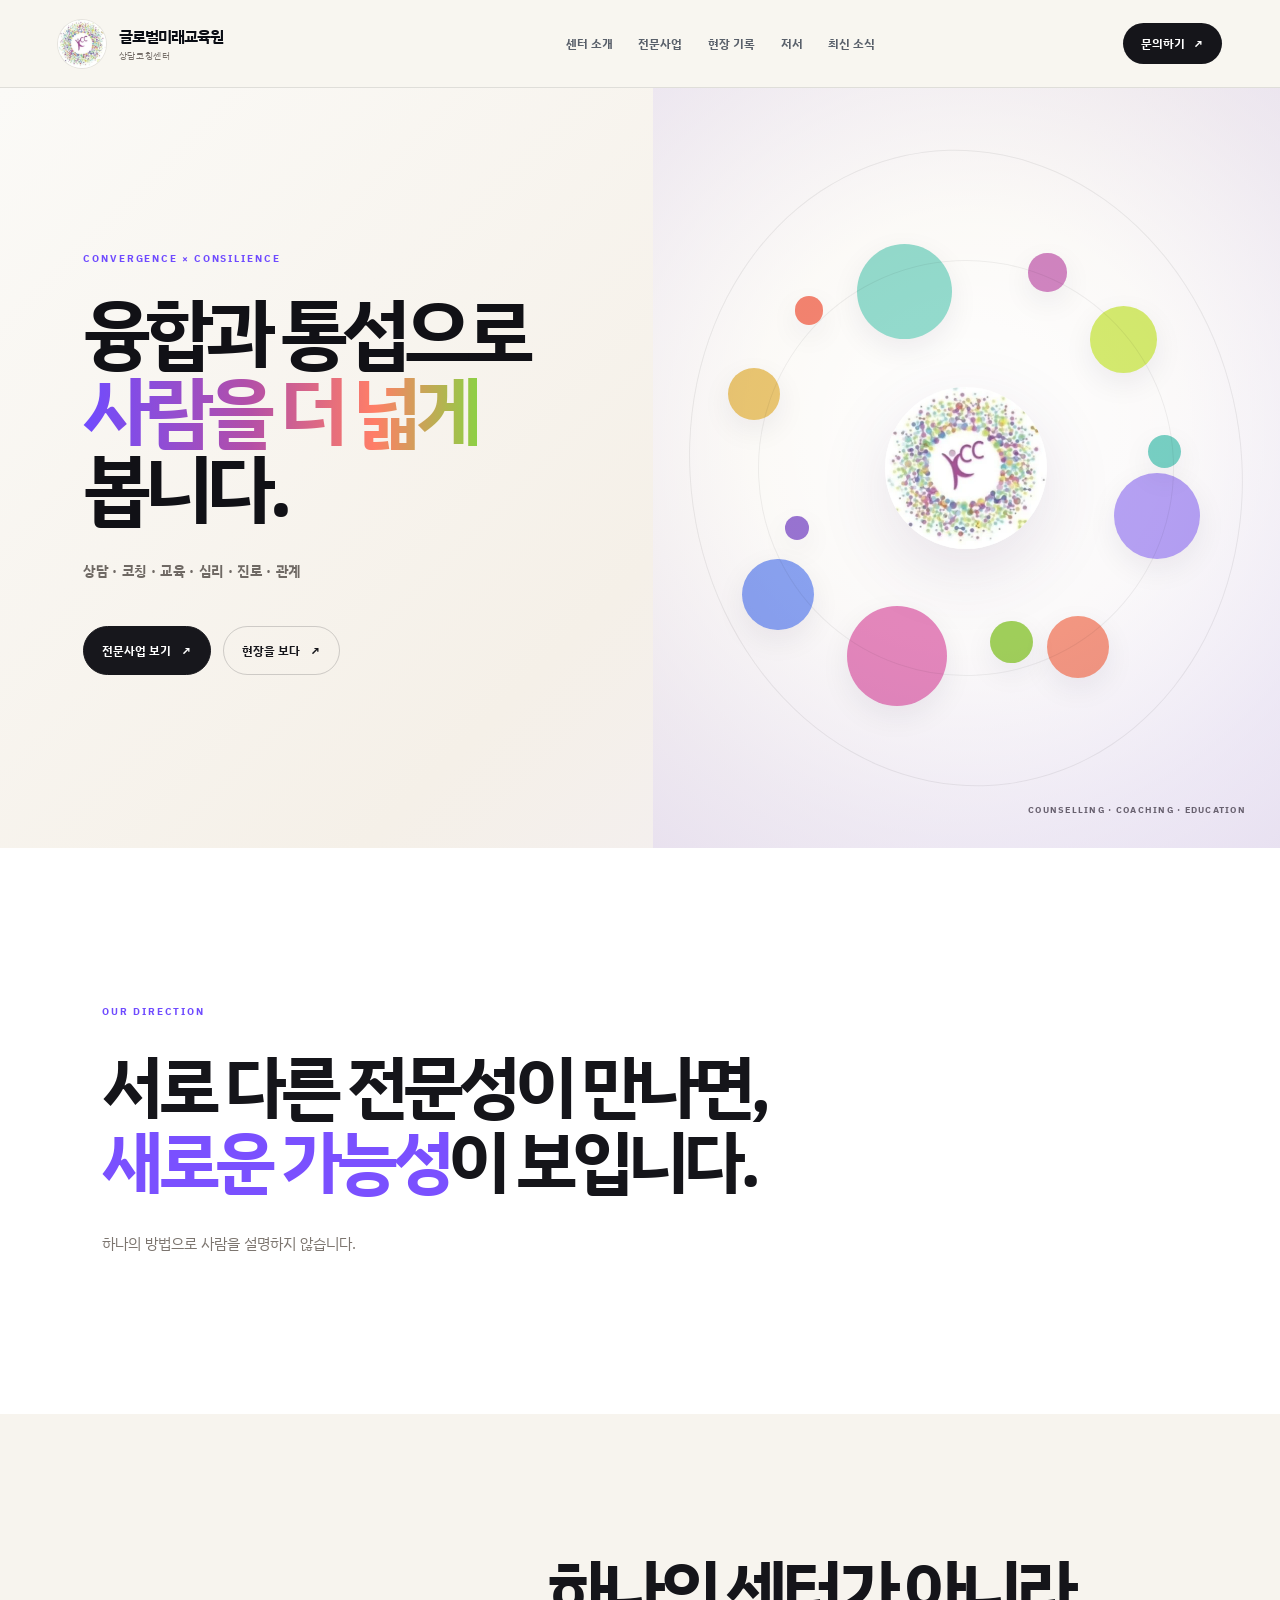
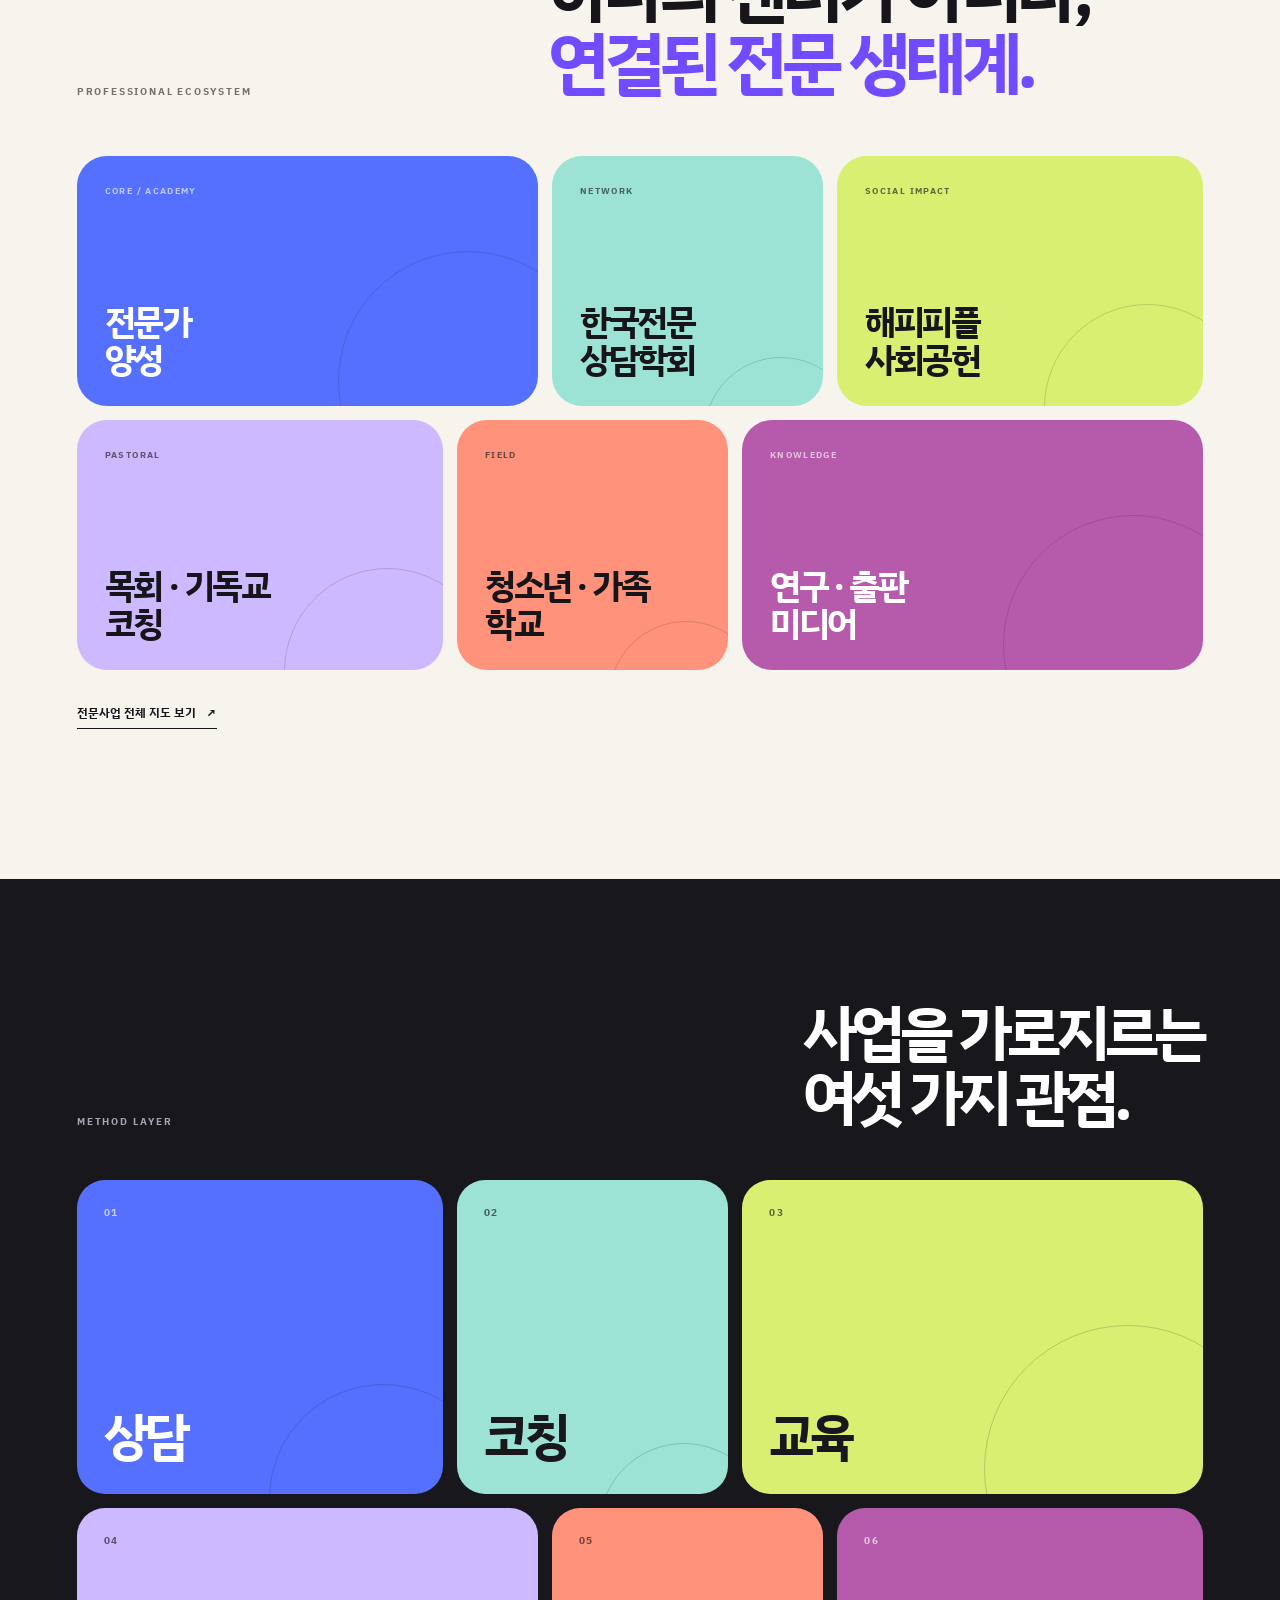
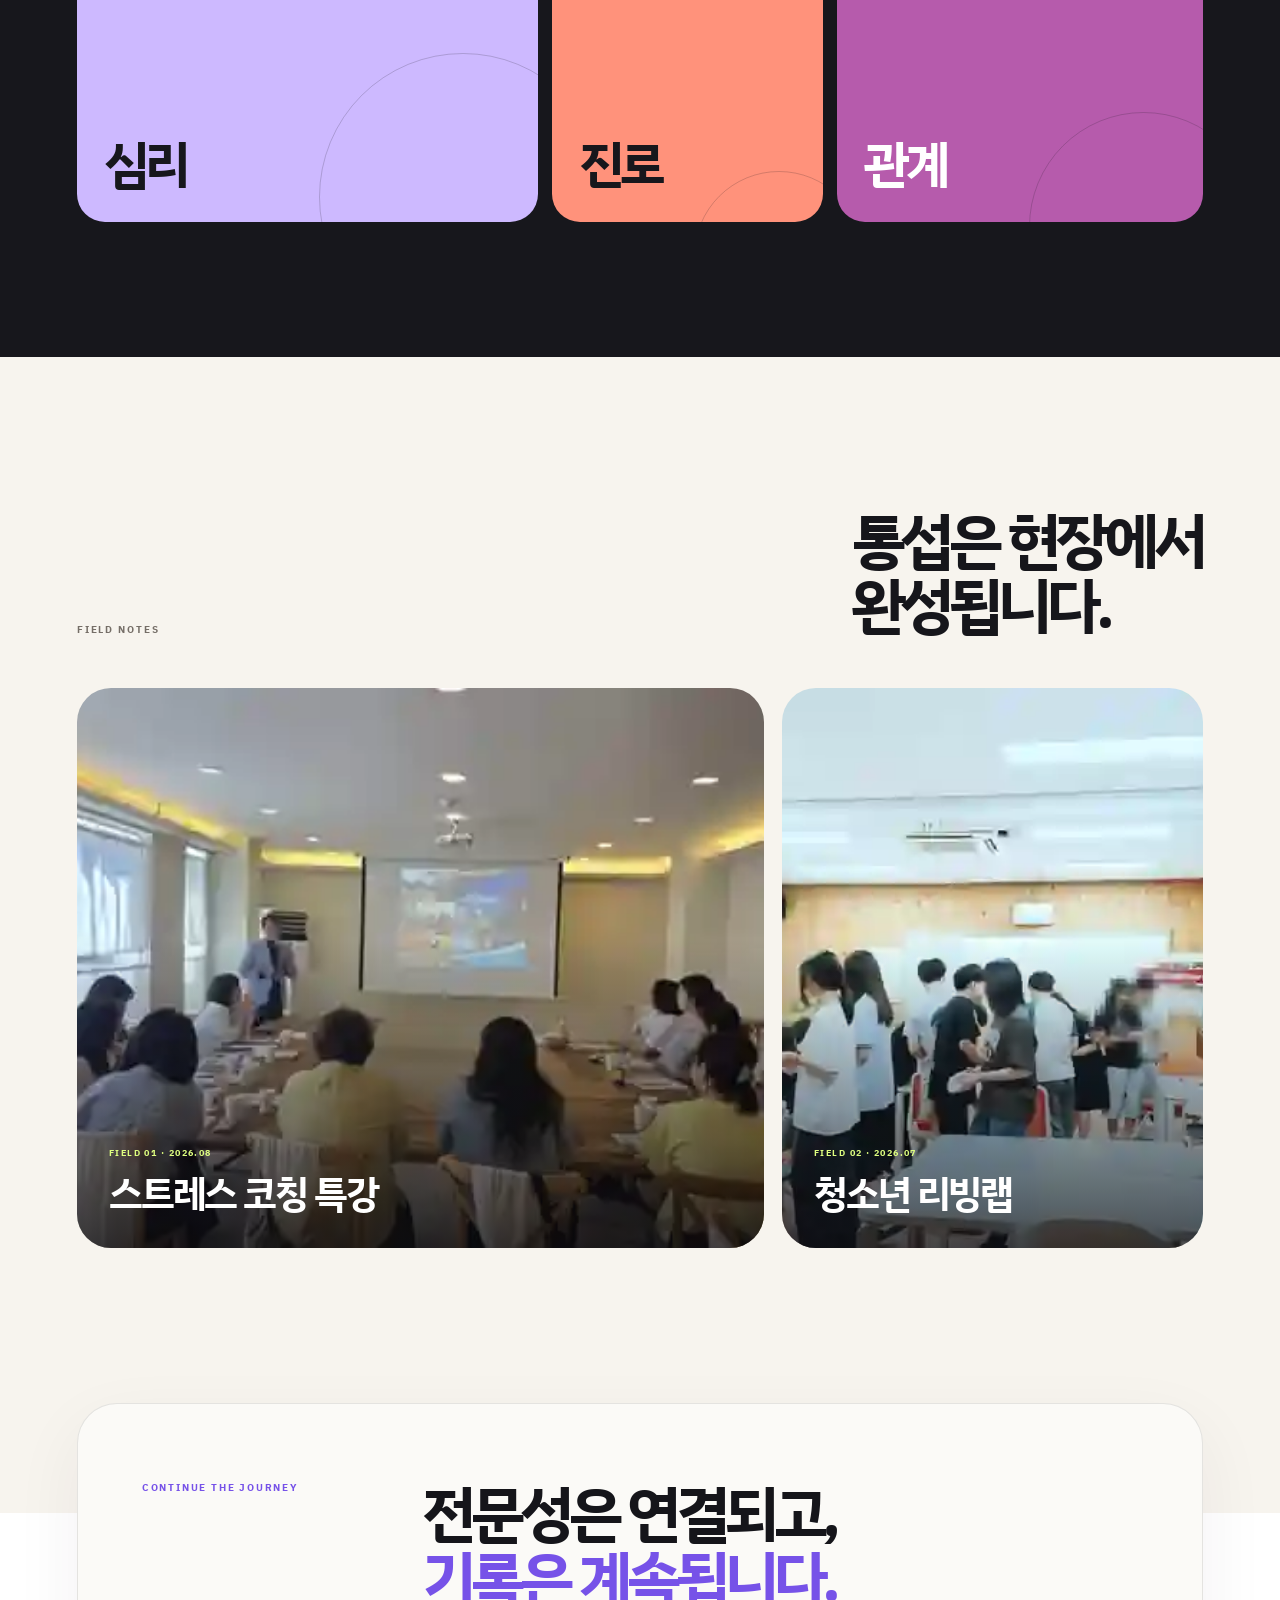
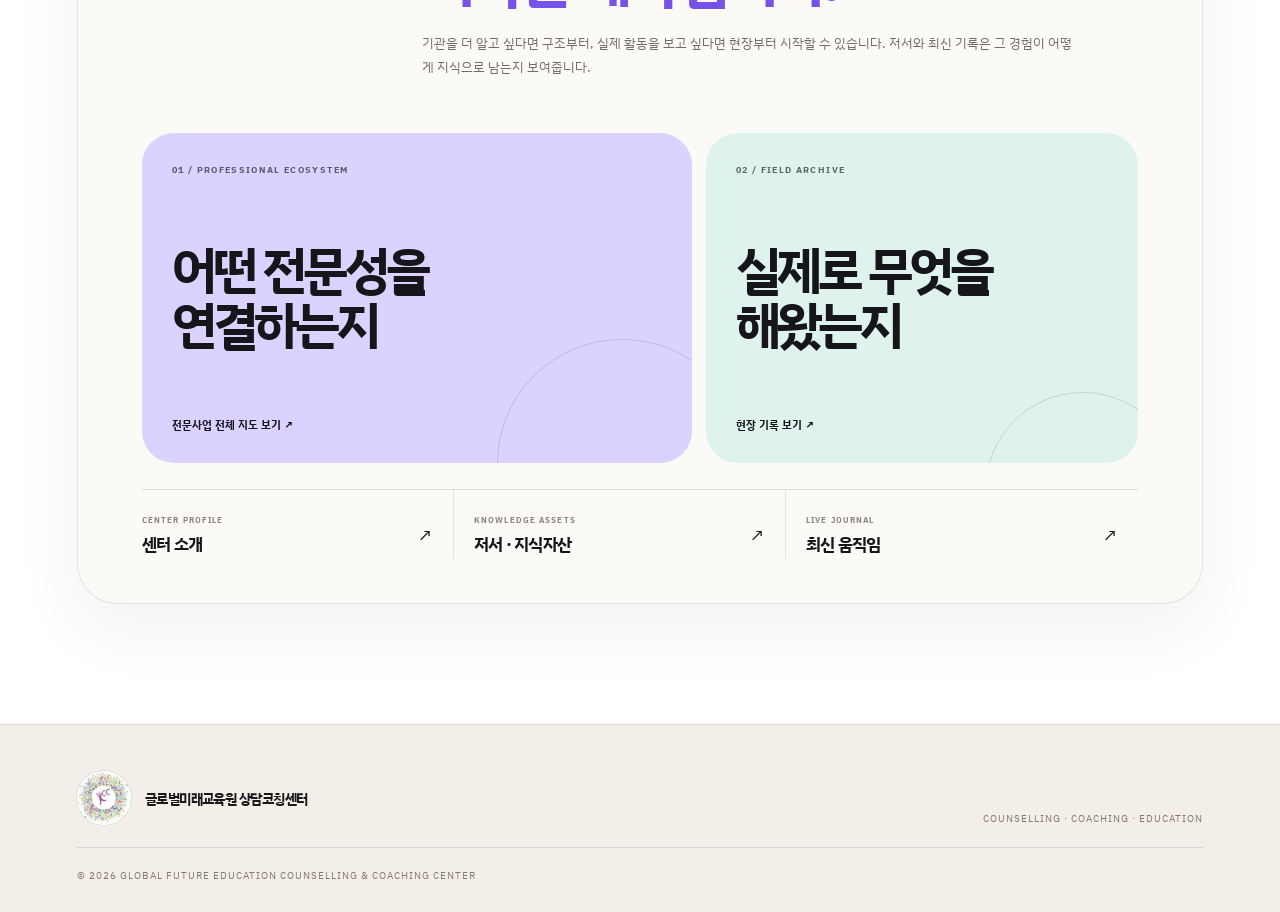
<file: index.html>
<!DOCTYPE html>
<html lang="ko"><head><meta charset="utf-8"/><meta content="width=device-width, initial-scale=1.0" name="viewport"/><meta content="#f7f4ee" name="theme-color"/><title>글로벌미래교육원 상담코칭센터</title><meta content="상담·코칭·교육을 기반으로 전문가양성, 학회·사회공헌·목회코칭·청소년가족학교·연구출판을 연결하는 글로벌미래교육원 상담코칭센터입니다." name="description"/><meta content="글로벌미래교육원 상담코칭센터" property="og:site_name"/><meta content="website" property="og:type"/><meta content="글로벌미래교육원 상담코칭센터 | 융합과 통섭의 전문생태계" property="og:title"/><meta content="서로 다른 전문영역과 기관을 연결해 사람과 삶을 더 넓게 바라봅니다." property="og:description"/><meta content="https://gfec.rsedu.co.kr/" property="og:url"/><meta content="ko_KR" property="og:locale"/><meta content="https://gfec.rsedu.co.kr/assets/stress-lecture.webp" property="og:image"/><meta content="글로벌미래교육원 상담코칭센터 교육 현장" property="og:image:alt"/><meta content="summary_large_image" name="twitter:card"/><link href="https://gfec.rsedu.co.kr/" rel="canonical"/><link href="/favicon.svg" rel="icon" type="image/svg+xml"/><link href="https://fonts.googleapis.com" rel="preconnect"/><link crossorigin="" href="https://fonts.gstatic.com" rel="preconnect"/><link href="/style.css" rel="stylesheet"/><link href="/ecosystem.css" rel="stylesheet"/><link href="/home-polish.css" rel="stylesheet"/><script type="application/ld+json">{"@context":"https://schema.org","@type":"EducationalOrganization","name":"글로벌미래교육원 상담코칭센터","url":"https://gfec.rsedu.co.kr/"}</script></head>
<body><a class="skip-link" href="#main-content">본문 바로가기</a><div class="portal-shell"><header class="portal-header"><a aria-label="글로벌미래교육원 상담코칭센터 홈" class="portal-brand" href="/"><span aria-hidden="true" class="portal-mark"><i></i><i></i><i></i><b></b></span><span><strong>글로벌미래교육원</strong><small>상담코칭센터</small></span></a><nav aria-label="주요 메뉴" class="portal-nav"><a href="/center/">센터 소개</a><a href="/programs/">전문사업</a><a href="/archive/">현장 기록</a><a href="/books/">저서</a><a href="/news/">최신 소식</a></nav><a class="portal-contact" href="https://www.instagram.com/kwak_coach/" rel="noopener noreferrer" target="_blank">문의하기 <span aria-hidden="true">↗</span></a><button aria-controls="portal-mobile-nav" aria-expanded="false" aria-label="메뉴 열기" class="portal-menu-button" data-menu-button type="button">☰</button><nav aria-label="모바일 주요 메뉴" class="portal-mobile-nav" data-mobile-nav hidden id="portal-mobile-nav"><a href="/center/"><span>센터 소개</span><span>↗</span></a><a href="/programs/"><span>전문사업</span><span>↗</span></a><a href="/archive/"><span>현장 기록</span><span>↗</span></a><a href="/books/"><span>저서</span><span>↗</span></a><a href="/news/"><span>최신 소식</span><span>↗</span></a></nav></header>
<main id="main-content"><section class="fusion-hero"><div class="fusion-copy"><span class="fusion-kicker">CONVERGENCE × CONSILIENCE</span><h1>융합과 통섭으로<br/><em>사람을 더 넓게</em><br/>봅니다.</h1><p>상담 · 코칭 · 교육 · 심리 · 진로 · 관계</p><div class="fusion-actions"><a class="is-primary" href="/programs/">전문사업 보기 <span aria-hidden="true">↗</span></a><a href="/archive/">현장을 보다 <span aria-hidden="true">↗</span></a></div></div><div aria-hidden="true" class="fusion-visual"><div class="fusion-orbit"><span class="orb orb-1"></span><span class="orb orb-2"></span><span class="orb orb-3"></span><span class="orb orb-4"></span><span class="orb orb-5"></span><span class="orb orb-6"></span><span class="orb orb-7"></span><span class="orb orb-8"></span><span class="orb orb-9"></span><span class="orb orb-10"></span><span class="orb orb-11"></span><span class="orb orb-12"></span><div class="fusion-ycc"></div></div><span class="fusion-visual-note">COUNSELLING · COACHING · EDUCATION</span></div></section>
<section class="fusion-manifesto"><span>OUR DIRECTION</span><h2>서로 다른 전문성이 만나면,<br/><em>새로운 가능성</em>이 보입니다.</h2><p>하나의 방법으로 사람을 설명하지 않습니다.</p></section>
<section class="ecosystem-home" aria-labelledby="ecosystem-home-title"><div class="ecosystem-home-head"><span>PROFESSIONAL ECOSYSTEM</span><h2 id="ecosystem-home-title">하나의 센터가 아니라,<br/><em>연결된 전문 생태계.</em></h2></div><div class="ecosystem-islands"><a class="ecosystem-island" href="/programs/professional-academy/"><small>CORE / ACADEMY</small><strong>전문가<br/>양성</strong></a><a class="ecosystem-island" href="/programs/professional-network/"><small>NETWORK</small><strong>한국전문<br/>상담학회</strong></a><a class="ecosystem-island" href="/programs/social-impact/"><small>SOCIAL IMPACT</small><strong>해피피플<br/>사회공헌</strong></a><a class="ecosystem-island" href="/programs/pastoral-coaching/"><small>PASTORAL</small><strong>목회 · 기독교<br/>코칭</strong></a><a class="ecosystem-island" href="/programs/youth-family-school/"><small>FIELD</small><strong>청소년 · 가족<br/>학교</strong></a><a class="ecosystem-island" href="/programs/research-publication/"><small>KNOWLEDGE</small><strong>연구 · 출판<br/>미디어</strong></a></div><a class="ecosystem-home-cta" href="/programs/">전문사업 전체 지도 보기 <span aria-hidden="true">↗</span></a></section>
<section class="fusion-spectrum" aria-labelledby="fusion-spectrum-title"><div class="fusion-section-head"><span>METHOD LAYER</span><h2 id="fusion-spectrum-title">사업을 가로지르는<br/>여섯 가지 관점.</h2></div><div class="fusion-spectrum-grid"><div class="spectrum-card"><span>01</span><strong>상담</strong></div><div class="spectrum-card"><span>02</span><strong>코칭</strong></div><div class="spectrum-card"><span>03</span><strong>교육</strong></div><div class="spectrum-card"><span>04</span><strong>심리</strong></div><div class="spectrum-card"><span>05</span><strong>진로</strong></div><div class="spectrum-card"><span>06</span><strong>관계</strong></div></div></section>
<section class="fusion-field"><div class="fusion-section-head"><span>FIELD NOTES</span><h2>통섭은 현장에서<br/>완성됩니다.</h2></div><div class="fusion-field-grid"><a class="fusion-field-card is-wide" href="/archive/"><img alt="스트레스 코칭 특강 교육 현장" decoding="async" height="293" loading="lazy" src="/assets/stress-lecture.webp" width="520"/><div><span>FIELD 01 · 2026.08</span><strong>스트레스 코칭 특강</strong></div></a><a class="fusion-field-card" href="/archive/"><img alt="청소년 리빙랩 수업 현장" decoding="async" height="390" loading="lazy" src="/assets/iin-living-lab.webp" width="520"/><div><span>FIELD 02 · 2026.07</span><strong>청소년 리빙랩</strong></div></a></div></section>
<section class="home-closing"><div class="home-closing-shell"><div class="home-closing-head"><span class="home-closing-kicker">CONTINUE THE JOURNEY</span><div><h2>전문성은 연결되고,<br/><em>기록은 계속됩니다.</em></h2><p>기관을 더 알고 싶다면 구조부터, 실제 활동을 보고 싶다면 현장부터 시작할 수 있습니다. 저서와 최신 기록은 그 경험이 어떻게 지식으로 남는지 보여줍니다.</p></div></div><div class="home-closing-grid"><a class="home-closing-card is-ecosystem" href="/programs/"><small>01 / PROFESSIONAL ECOSYSTEM</small><strong>어떤 전문성을<br/>연결하는지</strong><span>전문사업 전체 지도 보기 ↗</span></a><a class="home-closing-card is-field" href="/archive/"><small>02 / FIELD ARCHIVE</small><strong>실제로 무엇을<br/>해왔는지</strong><span>현장 기록 보기 ↗</span></a></div><nav class="home-closing-links" aria-label="추가 탐색"><a href="/center/"><span><small>CENTER PROFILE</small><strong>센터 소개</strong></span><i aria-hidden="true">↗</i></a><a href="/books/"><span><small>KNOWLEDGE ASSETS</small><strong>저서 · 지식자산</strong></span><i aria-hidden="true">↗</i></a><a href="/news/"><span><small>LIVE JOURNAL</small><strong>최신 움직임</strong></span><i aria-hidden="true">↗</i></a></nav></div></section></main>
<footer class="portal-footer"><div><span aria-hidden="true" class="portal-mark"><i></i><i></i><i></i><b></b></span><strong>글로벌미래교육원 상담코칭센터</strong></div><p>COUNSELLING · COACHING · EDUCATION</p><small>© <span data-year>2026</span> GLOBAL FUTURE EDUCATION COUNSELLING &amp; COACHING CENTER</small></footer></div><script defer src="/app.js"></script></body></html>
</file>
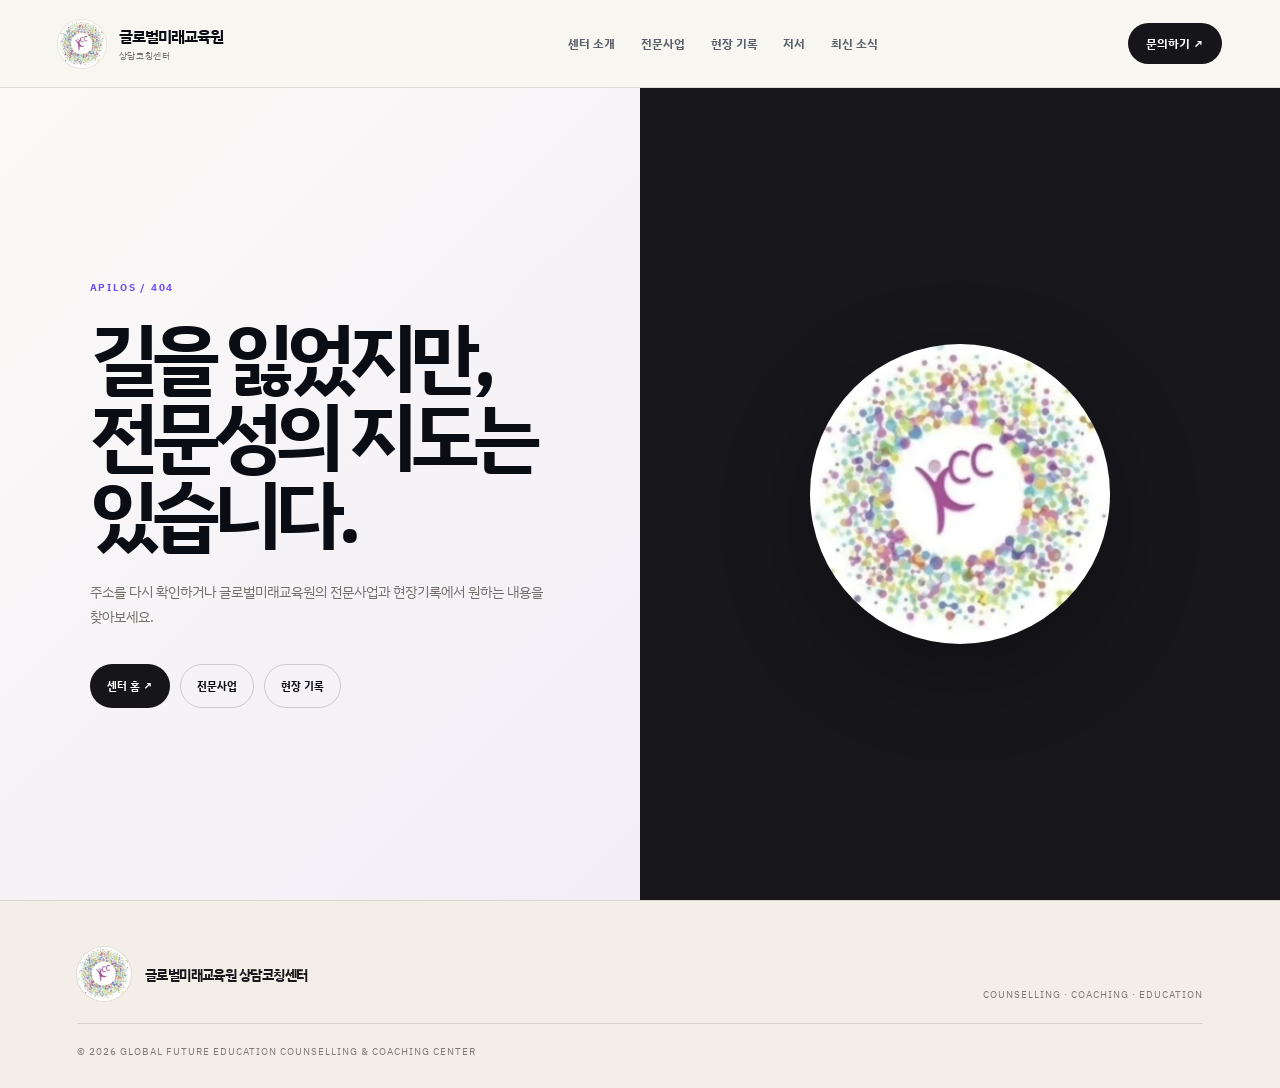
<file: 404/index.html>
<!doctype html><html lang="ko"><head><meta charset="utf-8"><meta name="viewport" content="width=device-width,initial-scale=1,viewport-fit=cover"><meta name="theme-color" content="#f7f4ee"><meta name="robots" content="noindex,follow"><title>페이지를 찾을 수 없습니다 | 글로벌미래교육원 상담코칭센터</title><meta name="description" content="요청한 페이지를 찾을 수 없습니다. 전문사업과 현장기록으로 이동할 수 있습니다."><link rel="canonical" href="https://gfec.rsedu.co.kr/"><link rel="icon" href="/favicon.svg" type="image/svg+xml"><link rel="stylesheet" href="/style.css"><style>.apilos-404{min-height:calc(100svh - 88px);display:grid;grid-template-columns:1fr 1fr;background:linear-gradient(135deg,#fbfaf7,#eee8f7)}.apilos-404-copy{display:flex;flex-direction:column;justify-content:center;padding:90px 7vw}.apilos-404-copy>span{font-size:10px;font-weight:800;letter-spacing:.18em;color:#704bff}.apilos-404 h1{margin:24px 0 0;font-size:clamp(52px,6vw,88px);line-height:1.02;letter-spacing:-.09em}.apilos-404 p{max-width:560px;margin:26px 0 0;color:#756e68;font-size:14px;line-height:1.8}.apilos-404-actions{display:flex;flex-wrap:wrap;gap:10px;margin-top:34px}.apilos-404-actions a{padding:13px 16px;border:1px solid rgba(21,21,26,.18);border-radius:999px;font-size:11px;font-weight:800}.apilos-404-actions a:first-child{background:#15151a;color:#fff}.apilos-404-art{display:grid;place-items:center;min-height:620px;background:#17171c}.apilos-404-mark{width:min(54%,300px);aspect-ratio:1;border-radius:50%;background-image:var(--ycc-logo,linear-gradient(135deg,#9ce3d5,#cdb9ff));background-size:cover;background-position:center;box-shadow:0 28px 90px rgba(0,0,0,.28)}@media(max-width:840px){.apilos-404{grid-template-columns:1fr}.apilos-404-art{min-height:380px}.apilos-404-copy{padding:70px 7vw}}@media(max-width:840px) and (orientation:landscape) and (max-height:560px){.apilos-404{grid-template-columns:1fr 1fr}.apilos-404-art{min-height:calc(100svh - 76px)}.apilos-404-copy{padding:36px 5vw}.apilos-404 h1{font-size:38px}}</style></head><body><a class="skip-link" href="#main-content">본문 바로가기</a><div class="portal-shell"><header class="portal-header"><a aria-label="글로벌미래교육원 상담코칭센터 홈" class="portal-brand" href="/"><span aria-hidden="true" class="portal-mark"><i></i><i></i><i></i><b></b></span><span><strong>글로벌미래교육원</strong><small>상담코칭센터</small></span></a><nav aria-label="주요 메뉴" class="portal-nav"><a href="/center/">센터 소개</a><a href="/programs/">전문사업</a><a href="/archive/">현장 기록</a><a href="/books/">저서</a><a href="/news/">최신 소식</a></nav><a class="portal-contact" href="https://www.instagram.com/kwak_coach/" target="_blank" rel="noopener noreferrer">문의하기 ↗</a><button aria-controls="portal-mobile-nav" aria-expanded="false" aria-label="메뉴 열기" class="portal-menu-button" data-menu-button type="button">☰</button><nav aria-label="모바일 주요 메뉴" class="portal-mobile-nav" data-mobile-nav hidden id="portal-mobile-nav"><a href="/center/"><span>센터 소개</span><span>↗</span></a><a href="/programs/"><span>전문사업</span><span>↗</span></a><a href="/archive/"><span>현장 기록</span><span>↗</span></a><a href="/books/"><span>저서</span><span>↗</span></a><a href="/news/"><span>최신 소식</span><span>↗</span></a></nav></header><main class="apilos-404" id="main-content"><section class="apilos-404-copy"><span>APILOS / 404</span><h1>길을 잃었지만,<br>전문성의 지도는 있습니다.</h1><p>주소를 다시 확인하거나 글로벌미래교육원의 전문사업과 현장기록에서 원하는 내용을 찾아보세요.</p><div class="apilos-404-actions"><a href="/">센터 홈 ↗</a><a href="/programs/">전문사업</a><a href="/archive/">현장 기록</a></div></section><section class="apilos-404-art" aria-hidden="true"><div class="apilos-404-mark"></div></section></main><footer class="portal-footer"><div><span aria-hidden="true" class="portal-mark"><i></i><i></i><i></i><b></b></span><strong>글로벌미래교육원 상담코칭센터</strong></div><p>COUNSELLING · COACHING · EDUCATION</p><small>© <span data-year>2026</span> GLOBAL FUTURE EDUCATION COUNSELLING & COACHING CENTER</small></footer></div><script defer src="/app.js"></script></body></html>
</file>
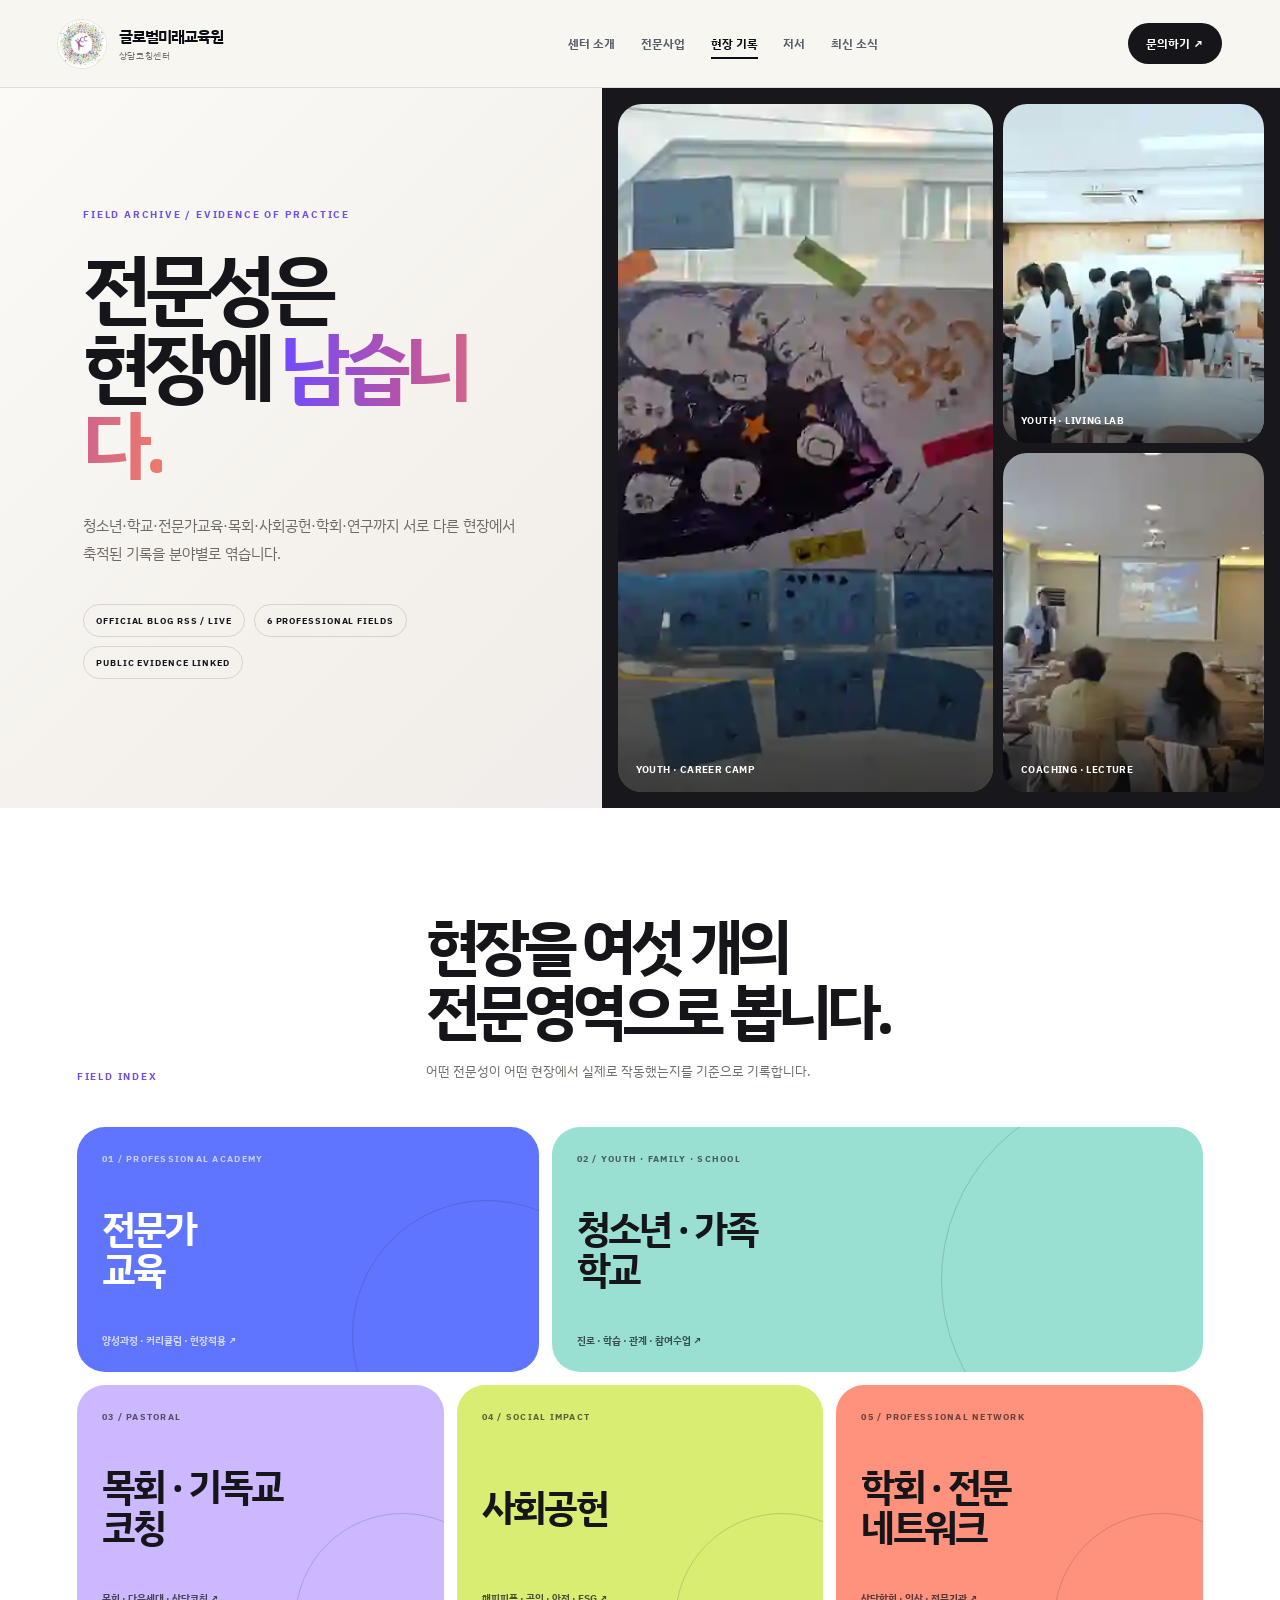
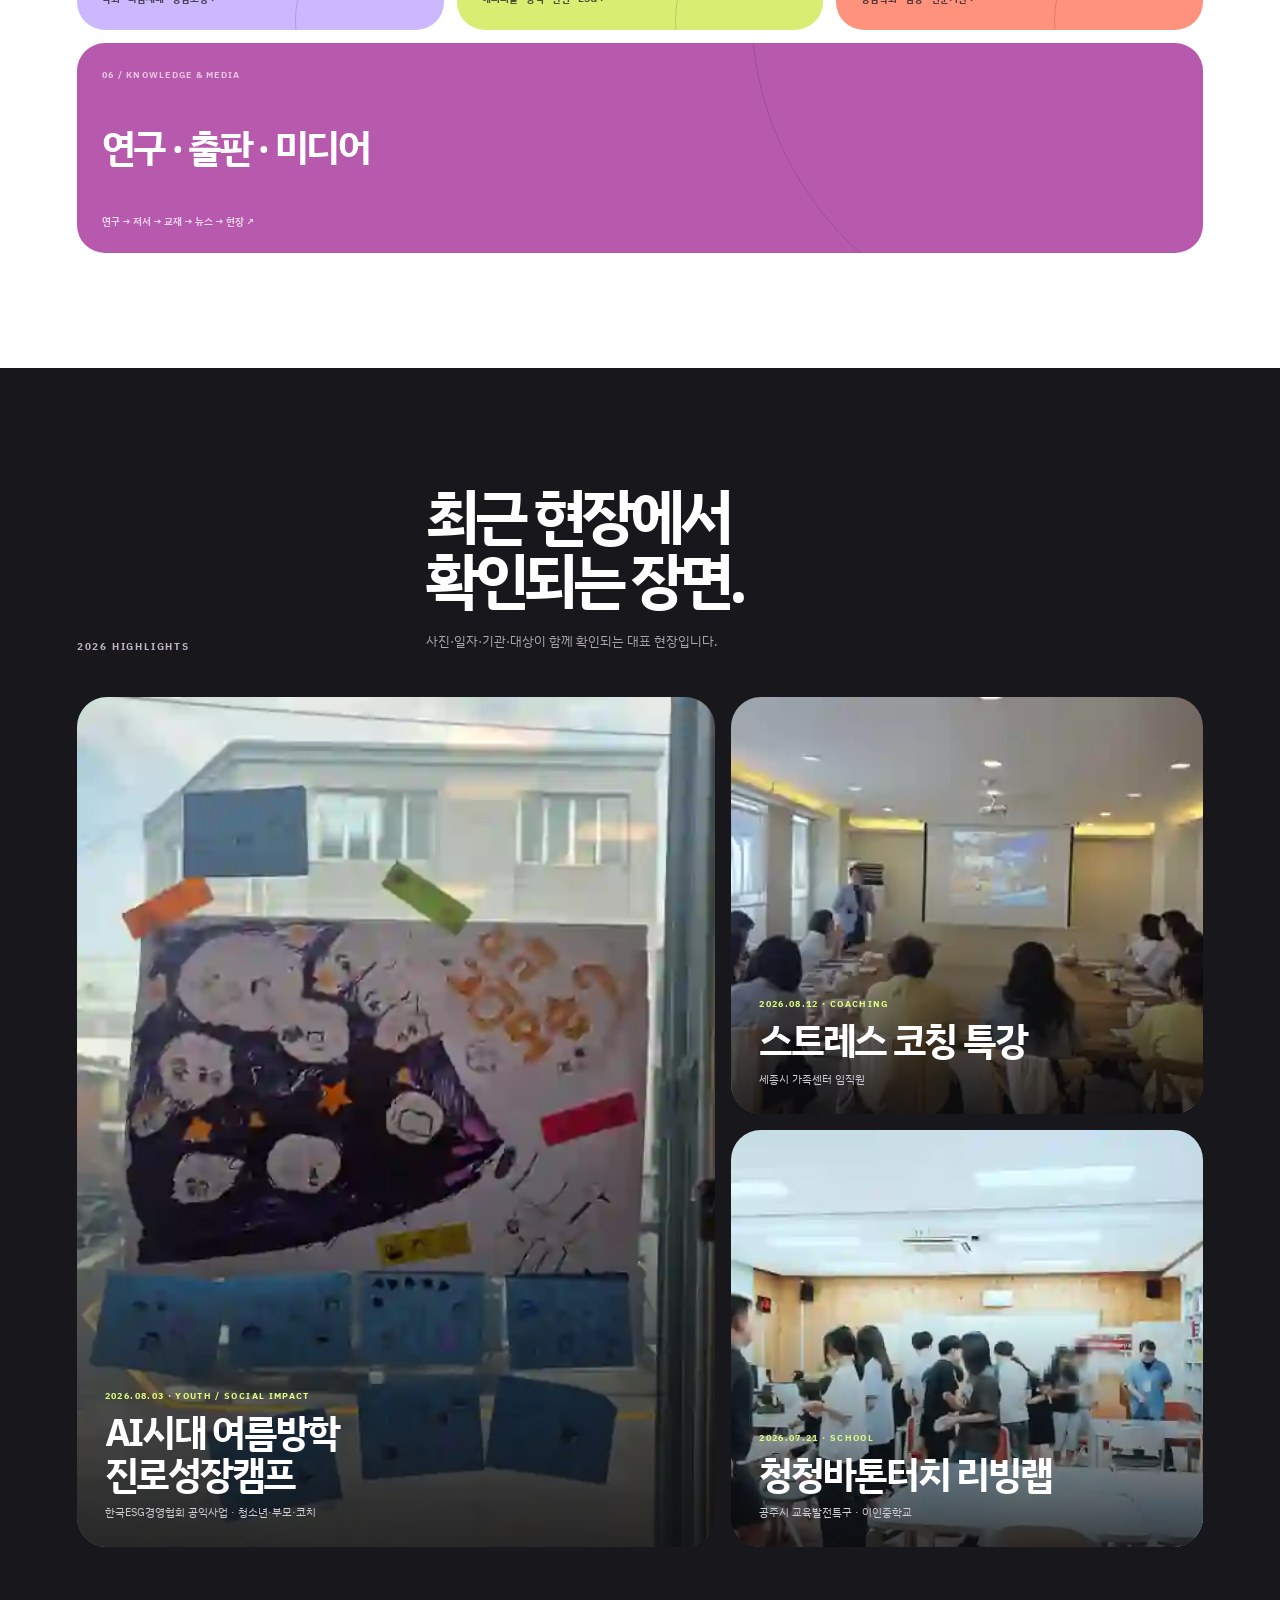
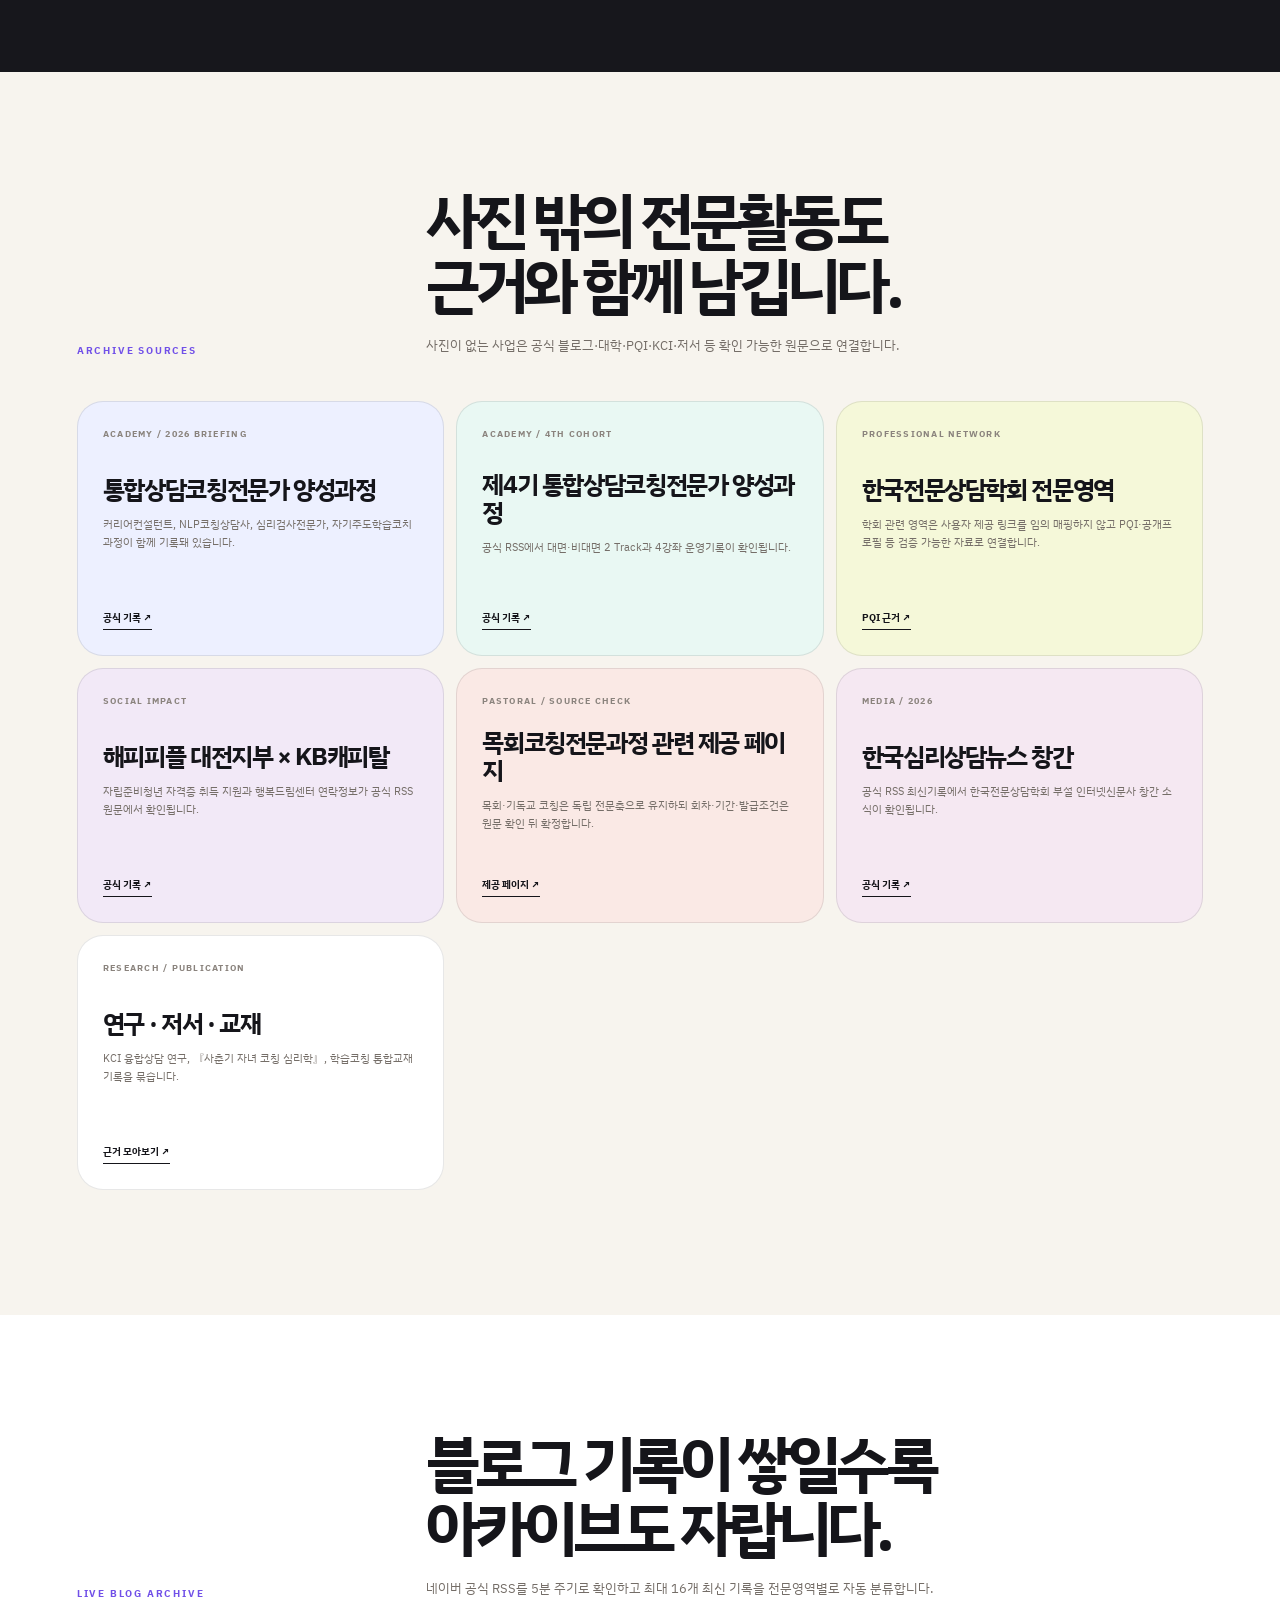
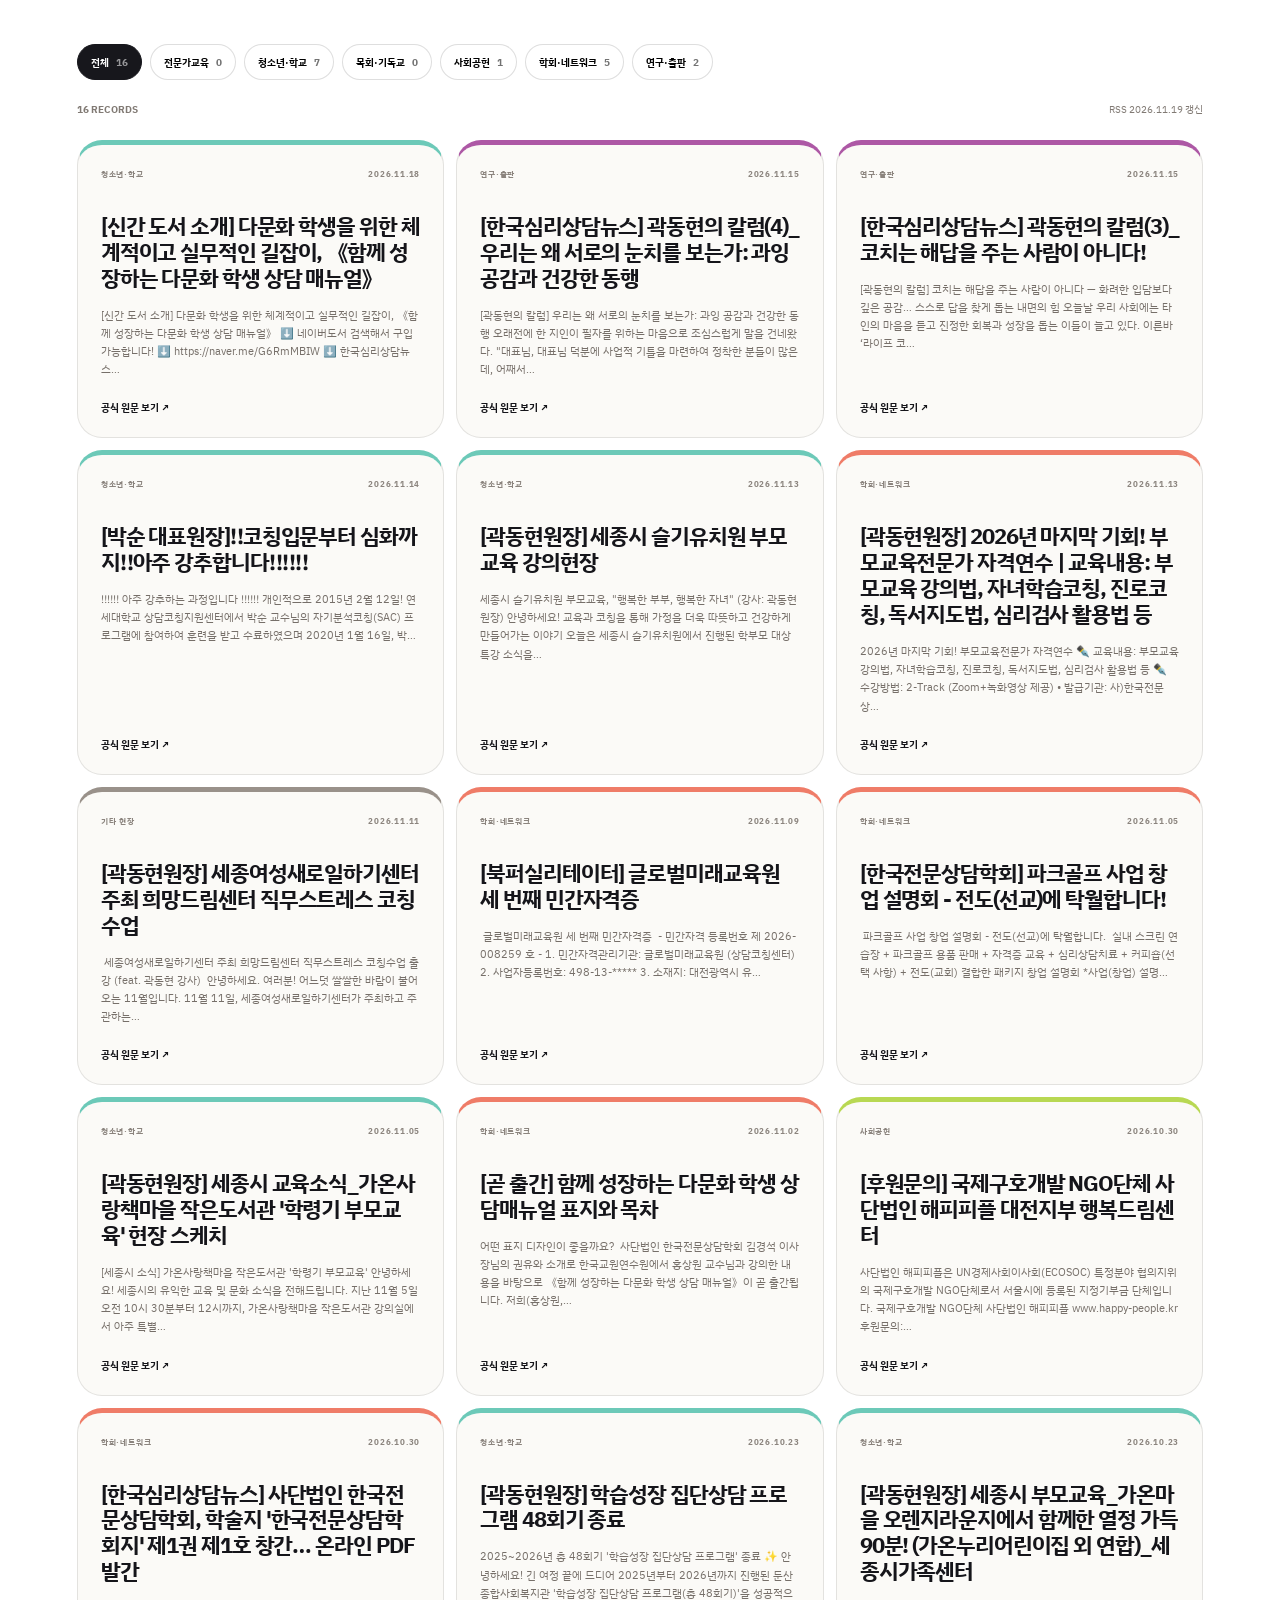
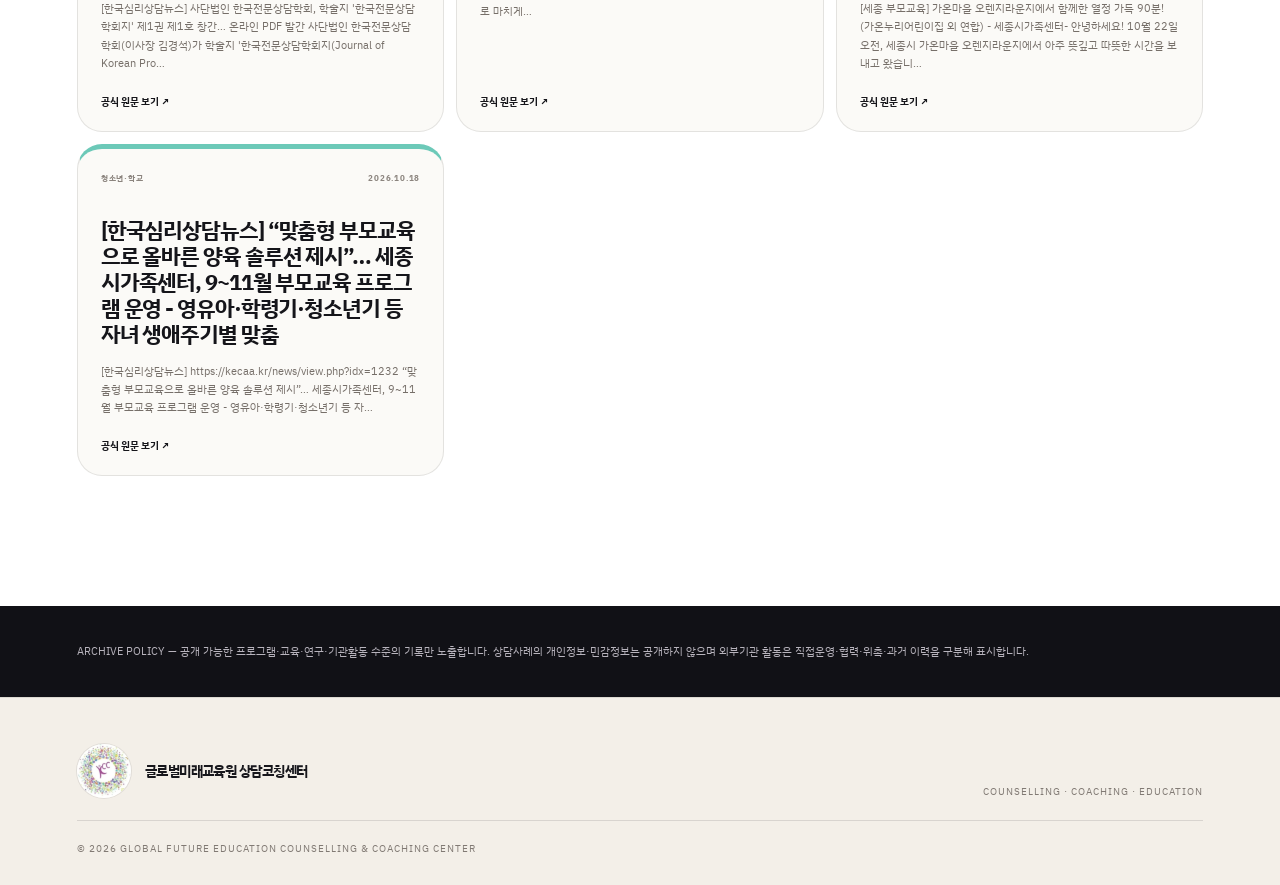
<file: archive/index.html>
<!doctype html><html lang="ko"><head><meta charset="utf-8"><meta name="viewport" content="width=device-width,initial-scale=1"><meta name="theme-color" content="#f7f4ee"><title>현장 기록 | 글로벌미래교육원 상담코칭센터</title><meta name="description" content="청소년·학교, 전문가교육, 목회·기독교, 사회공헌, 전문네트워크, 연구·출판의 실제 기록을 축적하는 글로벌미래교육원 현장 아카이브."><meta property="og:site_name" content="글로벌미래교육원 상담코칭센터"><meta property="og:type" content="website"><meta property="og:title" content="현장 기록 | 글로벌미래교육원 상담코칭센터"><meta property="og:description" content="청소년·학교, 전문가교육, 목회·기독교, 사회공헌, 전문네트워크, 연구·출판의 실제 기록을 축적하는 글로벌미래교육원 현장 아카이브."><meta property="og:url" content="https://gfec.rsedu.co.kr/archive/"><meta property="og:locale" content="ko_KR"><meta property="og:image" content="https://gfec.rsedu.co.kr/assets/career-camp.webp"><meta property="og:image:alt" content="글로벌미래교육원 청소년·교육 현장"><meta name="twitter:card" content="summary_large_image"><link rel="canonical" href="https://gfec.rsedu.co.kr/archive/"><link rel="icon" href="/favicon.svg" type="image/svg+xml"><link rel="stylesheet" href="/style.css"><link rel="stylesheet" href="/archive/archive.css"></head><body><a class="skip-link" href="#main-content">본문 바로가기</a><div class="portal-shell"><header class="portal-header"><a aria-label="글로벌미래교육원 상담코칭센터 홈" class="portal-brand" href="/"><span aria-hidden="true" class="portal-mark"><i></i><i></i><i></i><b></b></span><span><strong>글로벌미래교육원</strong><small>상담코칭센터</small></span></a><nav aria-label="주요 메뉴" class="portal-nav"><a href="/center/">센터 소개</a><a href="/programs/">전문사업</a><a aria-current="page" class="is-active" href="/archive/">현장 기록</a><a href="/books/">저서</a><a href="/news/">최신 소식</a></nav><a class="portal-contact" href="https://www.instagram.com/kwak_coach/" rel="noopener noreferrer" target="_blank">문의하기 ↗</a><button aria-controls="portal-mobile-nav" aria-expanded="false" aria-label="메뉴 열기" class="portal-menu-button" data-menu-button type="button">☰</button><nav aria-label="모바일 주요 메뉴" class="portal-mobile-nav" data-mobile-nav hidden id="portal-mobile-nav"><a href="/center/"><span>센터 소개</span><span>↗</span></a><a href="/programs/"><span>전문사업</span><span>↗</span></a><a aria-current="page" href="/archive/"><span>현장 기록</span><span>↗</span></a><a href="/books/"><span>저서</span><span>↗</span></a><a href="/news/"><span>최신 소식</span><span>↗</span></a></nav></header><main class="archive-v2" id="main-content"><section class="archive-hero"><div class="archive-hero-copy"><span class="archive-kicker">FIELD ARCHIVE / EVIDENCE OF PRACTICE</span><h1>전문성은<br>현장에 <em>남습니다.</em></h1><p>청소년·학교·전문가교육·목회·사회공헌·학회·연구까지 서로 다른 현장에서 축적된 기록을 분야별로 엮습니다.</p><div class="archive-hero-meta"><span>OFFICIAL BLOG RSS / LIVE</span><span>6 PROFESSIONAL FIELDS</span><span>PUBLIC EVIDENCE LINKED</span></div></div><div class="archive-hero-visual"><figure><img alt="AI시대 여름방학 진로성장캠프 현장" src="/assets/career-camp.webp"><figcaption>YOUTH · CAREER CAMP</figcaption></figure><figure><img alt="청소년 리빙랩 수업 현장" src="/assets/iin-living-lab.webp"><figcaption>YOUTH · LIVING LAB</figcaption></figure><figure><img alt="스트레스 코칭 특강 현장" src="/assets/stress-lecture.webp"><figcaption>COACHING · LECTURE</figcaption></figure></div></section><section class="archive-index"><div class="archive-section-head"><span class="archive-section-kicker">FIELD INDEX</span><div><h2>현장을 여섯 개의<br>전문영역으로 봅니다.</h2><p>어떤 전문성이 어떤 현장에서 실제로 작동했는지를 기준으로 기록합니다.</p></div></div><div class="archive-domain-grid"><a class="archive-domain" href="/programs/professional-academy/"><small>01 / PROFESSIONAL ACADEMY</small><strong>전문가<br>교육</strong><span>양성과정 · 커리큘럼 · 현장적용 ↗</span></a><a class="archive-domain" href="/programs/youth-family-school/"><small>02 / YOUTH · FAMILY · SCHOOL</small><strong>청소년 · 가족<br>학교</strong><span>진로 · 학습 · 관계 · 참여수업 ↗</span></a><a class="archive-domain" href="/programs/pastoral-coaching/"><small>03 / PASTORAL</small><strong>목회 · 기독교<br>코칭</strong><span>목회 · 다음세대 · 상담코칭 ↗</span></a><a class="archive-domain" href="/programs/social-impact/"><small>04 / SOCIAL IMPACT</small><strong>사회공헌</strong><span>해피피플 · 공익 · 안전 · ESG ↗</span></a><a class="archive-domain" href="/programs/professional-network/"><small>05 / PROFESSIONAL NETWORK</small><strong>학회 · 전문<br>네트워크</strong><span>상담학회 · 임상 · 전문기관 ↗</span></a><a class="archive-domain" href="/programs/research-publication/"><small>06 / KNOWLEDGE & MEDIA</small><strong>연구 · 출판 · 미디어</strong><span>연구 → 저서 → 교재 → 뉴스 → 현장 ↗</span></a></div></section><section class="archive-highlights"><div class="archive-section-head"><span class="archive-section-kicker">2026 HIGHLIGHTS</span><div><h2>최근 현장에서<br>확인되는 장면.</h2><p>사진·일자·기관·대상이 함께 확인되는 대표 현장입니다.</p></div></div><div class="archive-highlight-grid"><a class="archive-highlight-card" href="https://blog.naver.com/apilos/224366336614" rel="noopener noreferrer" target="_blank"><img alt="AI시대 여름방학 진로성장캠프 현장" src="/assets/career-camp.webp"><div class="archive-highlight-copy"><small>2026.08.03 · YOUTH / SOCIAL IMPACT</small><strong>AI시대 여름방학<br>진로성장캠프</strong><span>한국ESG경영협회 공익사업 · 청소년·부모·코치</span></div></a><div class="archive-highlight-stack"><a class="archive-highlight-card" href="https://blog.naver.com/apilos/224378644947" rel="noopener noreferrer" target="_blank"><img alt="스트레스 코칭 특강 현장" src="/assets/stress-lecture.webp"><div class="archive-highlight-copy"><small>2026.08.12 · COACHING</small><strong>스트레스 코칭 특강</strong><span>세종시 가족센터 임직원</span></div></a><a class="archive-highlight-card" href="https://blog.naver.com/apilos/224352947484" rel="noopener noreferrer" target="_blank"><img alt="청소년 리빙랩 수업 현장" src="/assets/iin-living-lab.webp"><div class="archive-highlight-copy"><small>2026.07.21 · SCHOOL</small><strong>청청바톤터치 리빙랩</strong><span>공주시 교육발전특구 · 이인중학교</span></div></a></div></div></section><section class="archive-sources"><div class="archive-section-head"><span class="archive-section-kicker">ARCHIVE SOURCES</span><div><h2>사진 밖의 전문활동도<br>근거와 함께 남깁니다.</h2><p>사진이 없는 사업은 공식 블로그·대학·PQI·KCI·저서 등 확인 가능한 원문으로 연결합니다.</p></div></div><div class="archive-source-grid"><article class="archive-source-card"><small>ACADEMY / 2026 BRIEFING</small><div><strong>통합상담코칭전문가 양성과정</strong><p>커리어컨설턴트, NLP코칭상담사, 심리검사전문가, 자기주도학습코치 과정이 함께 기록돼 있습니다.</p></div><a href="https://blog.naver.com/apilos/224377026591" target="_blank" rel="noopener noreferrer">공식 기록 ↗</a></article><article class="archive-source-card"><small>ACADEMY / 4TH COHORT</small><div><strong>제4기 통합상담코칭전문가 양성과정</strong><p>공식 RSS에서 대면·비대면 2 Track과 4강좌 운영기록이 확인됩니다.</p></div><a href="https://blog.naver.com/apilos/224351456999" target="_blank" rel="noopener noreferrer">공식 기록 ↗</a></article><article class="archive-source-card"><small>PROFESSIONAL NETWORK</small><div><strong>한국전문상담학회 전문영역</strong><p>학회 관련 영역은 사용자 제공 링크를 임의 매핑하지 않고 PQI·공개프로필 등 검증 가능한 자료로 연결합니다.</p></div><a href="https://www.pqi.or.kr/inf/qul/infQulBasDetail.do?qulId=14508" target="_blank" rel="noopener noreferrer">PQI 근거 ↗</a></article><article class="archive-source-card"><small>SOCIAL IMPACT</small><div><strong>해피피플 대전지부 × KB캐피탈</strong><p>자립준비청년 자격증 취득 지원과 행복드림센터 연락정보가 공식 RSS 원문에서 확인됩니다.</p></div><a href="https://blog.naver.com/apilos/224339731348" target="_blank" rel="noopener noreferrer">공식 기록 ↗</a></article><article class="archive-source-card"><small>PASTORAL / SOURCE CHECK</small><div><strong>목회코칭전문과정 관련 제공 페이지</strong><p>목회·기독교 코칭은 독립 전문축으로 유지하되 회차·기간·발급조건은 원문 확인 뒤 확정합니다.</p></div><a href="http://hdts.or.kr/sub6_1.html#intro" target="_blank" rel="noopener noreferrer">제공 페이지 ↗</a></article><article class="archive-source-card"><small>MEDIA / 2026</small><div><strong>한국심리상담뉴스 창간</strong><p>공식 RSS 최신기록에서 한국전문상담학회 부설 인터넷신문사 창간 소식이 확인됩니다.</p></div><a href="https://blog.naver.com/apilos/224378102856" target="_blank" rel="noopener noreferrer">공식 기록 ↗</a></article><article class="archive-source-card"><small>RESEARCH / PUBLICATION</small><div><strong>연구 · 저서 · 교재</strong><p>KCI 융합상담 연구, 『사춘기 자녀 코칭 심리학』, 학습코칭 통합교재 기록을 묶습니다.</p></div><a href="/programs/research-publication/">근거 모아보기 ↗</a></article></div></section><section class="archive-live" id="live-archive"><div class="archive-section-head"><span class="archive-section-kicker">LIVE BLOG ARCHIVE</span><div><h2>블로그 기록이 쌓일수록<br>아카이브도 자랍니다.</h2><p>네이버 공식 RSS를 5분 주기로 확인하고 최대 16개 최신 기록을 전문영역별로 자동 분류합니다.</p></div></div><div class="archive-live-toolbar" data-archive-filters><button class="archive-filter is-active" data-filter="all" aria-pressed="true">전체 <span>0</span></button><button class="archive-filter" data-filter="academy" aria-pressed="false">전문가교육 <span>0</span></button><button class="archive-filter" data-filter="youth" aria-pressed="false">청소년·학교 <span>0</span></button><button class="archive-filter" data-filter="pastoral" aria-pressed="false">목회·기독교 <span>0</span></button><button class="archive-filter" data-filter="social" aria-pressed="false">사회공헌 <span>0</span></button><button class="archive-filter" data-filter="network" aria-pressed="false">학회·네트워크 <span>0</span></button><button class="archive-filter" data-filter="knowledge" aria-pressed="false">연구·출판 <span>0</span></button></div><div class="archive-live-status"><strong data-archive-count>RSS LOADING</strong><span data-archive-updated>RSS 갱신 확인 중</span></div><div class="archive-live-grid" data-archive-live-grid><div class="archive-empty">공식 블로그 기록을 불러오는 중입니다.</div></div></section><div class="archive-footer-note">ARCHIVE POLICY — 공개 가능한 프로그램·교육·연구·기관활동 수준의 기록만 노출합니다. 상담사례의 개인정보·민감정보는 공개하지 않으며 외부기관 활동은 직접운영·협력·위촉·과거 이력을 구분해 표시합니다.</div></main><footer class="portal-footer"><div><span aria-hidden="true" class="portal-mark"><i></i><i></i><i></i><b></b></span><strong>글로벌미래교육원 상담코칭센터</strong></div><p>COUNSELLING · COACHING · EDUCATION</p><small>© <span data-year>2026</span> GLOBAL FUTURE EDUCATION COUNSELLING & COACHING CENTER</small></footer></div><script defer src="/app.js"></script><script defer src="/archive/archive.js"></script></body></html>
</file>
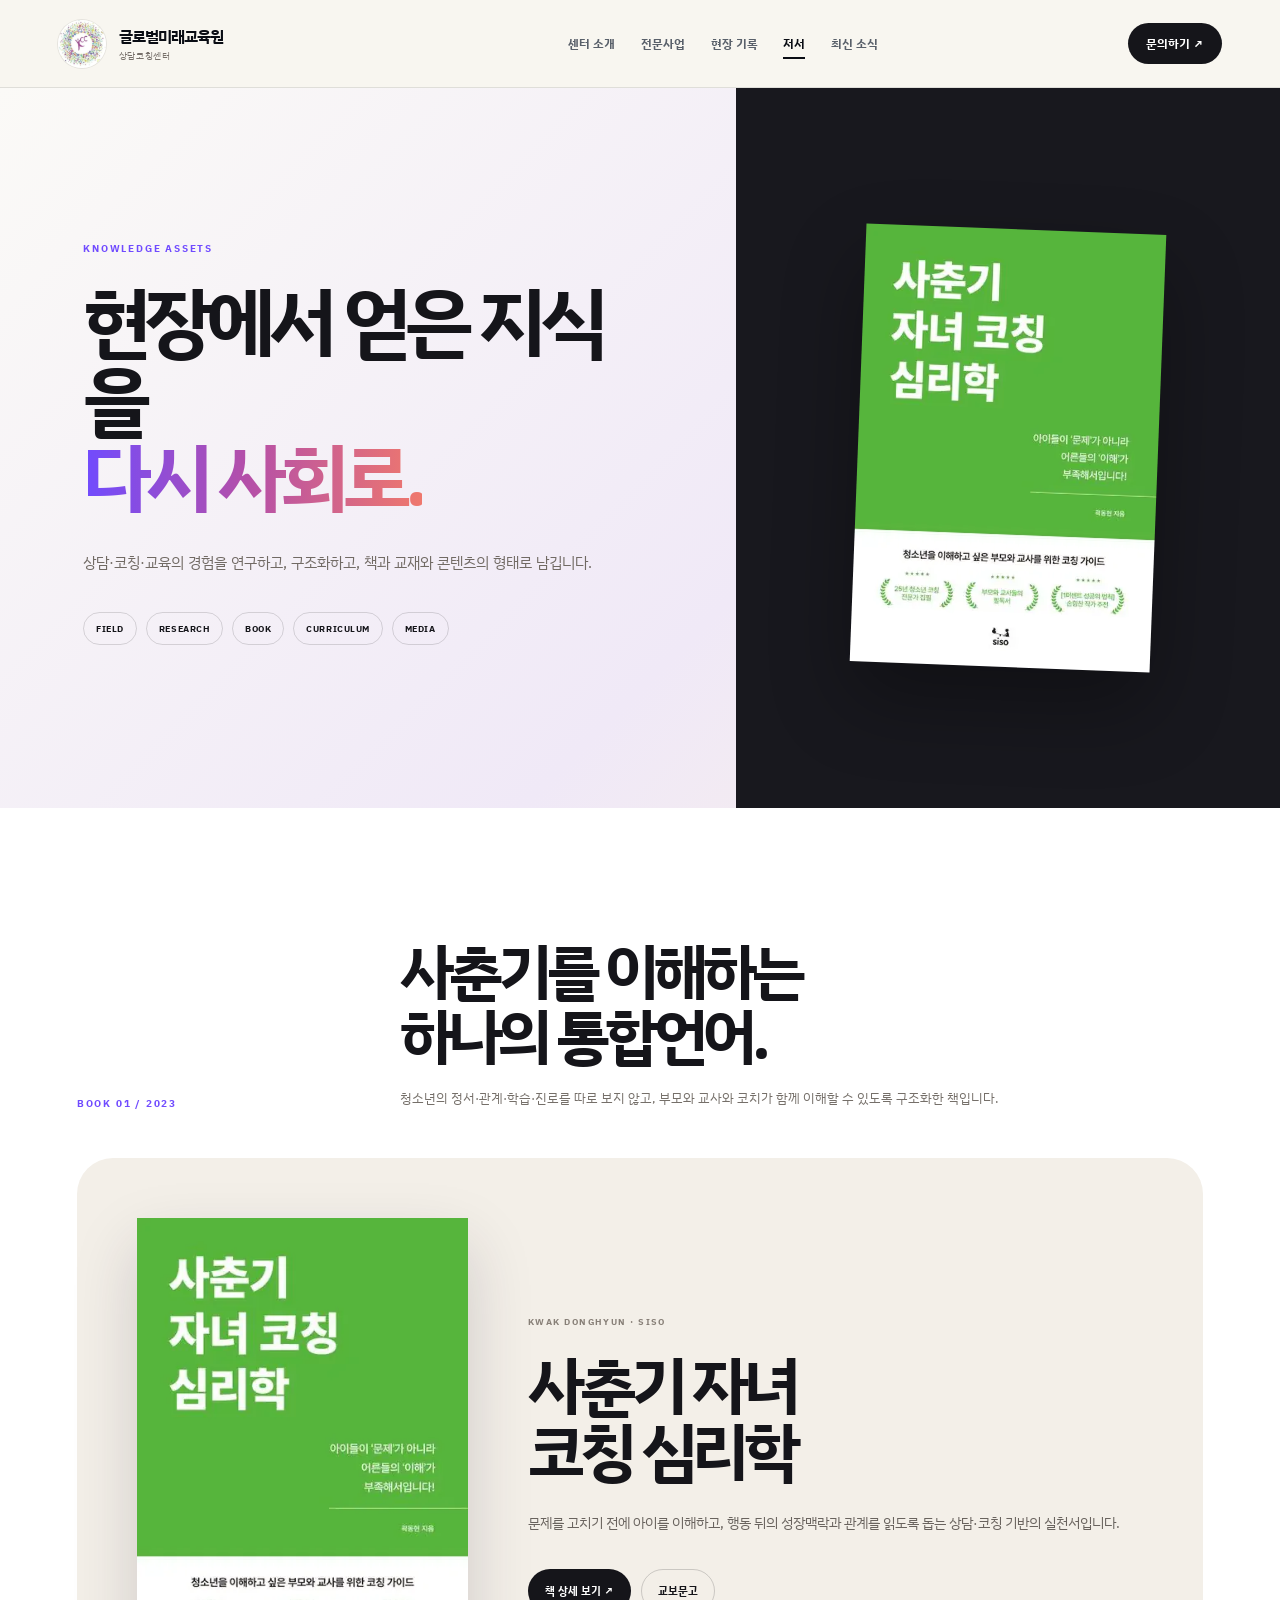
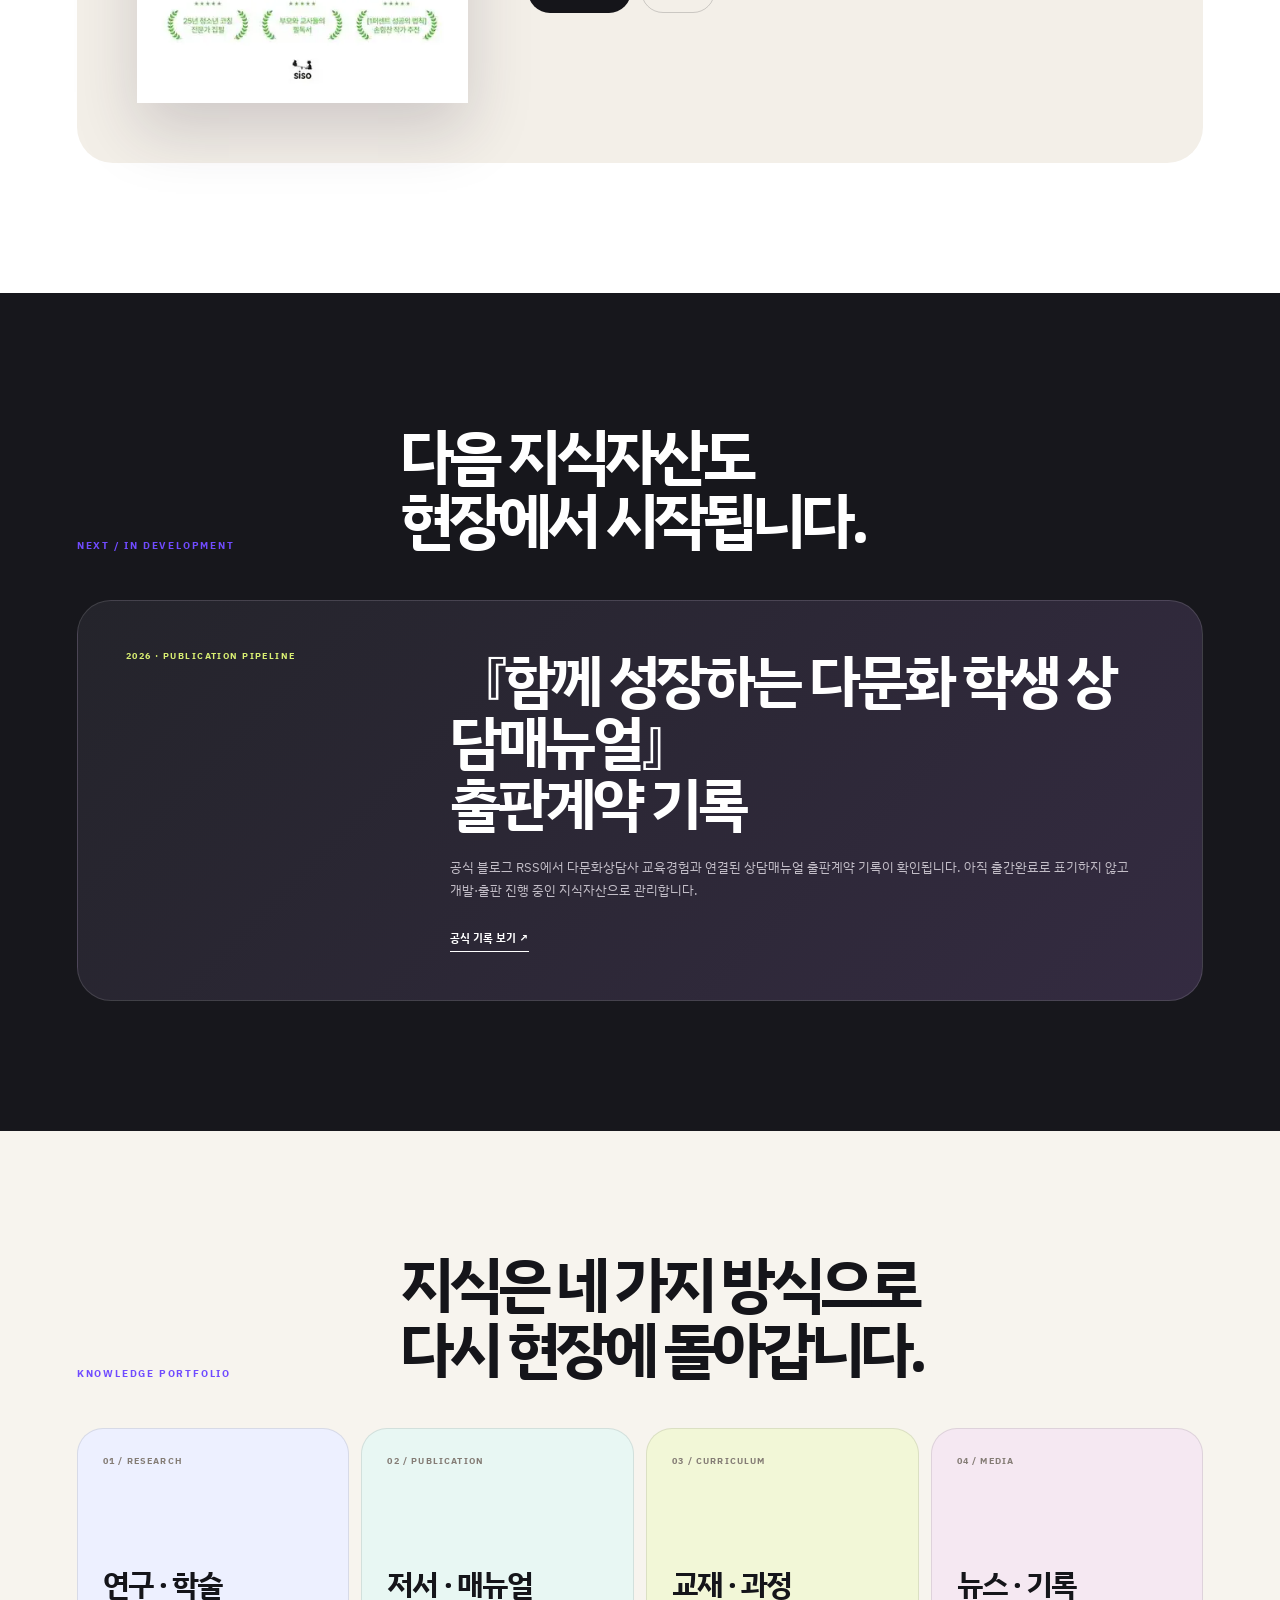
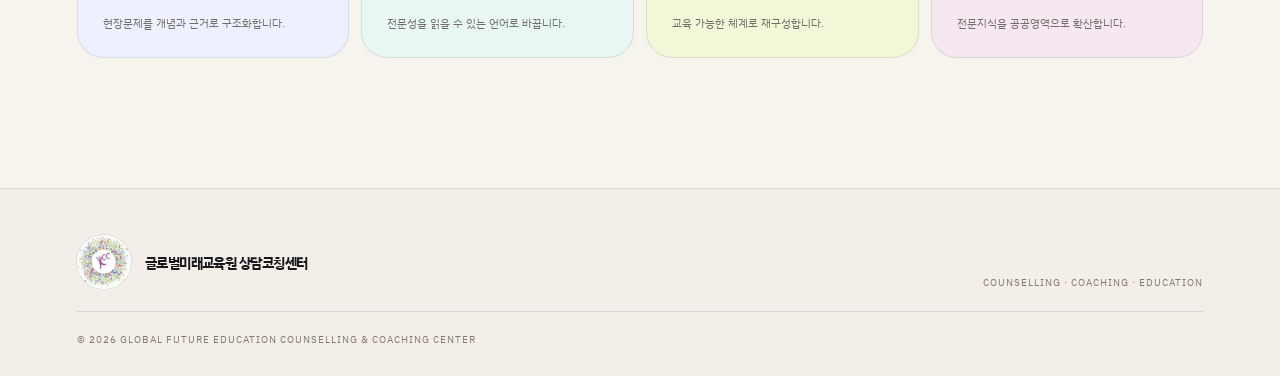
<file: books/index.html>
<!doctype html><html lang="ko"><head><meta charset="utf-8"><meta name="viewport" content="width=device-width,initial-scale=1"><meta name="theme-color" content="#f7f4ee"><title>저서 · 지식자산 | 글로벌미래교육원 상담코칭센터</title><meta name="description" content="연구와 현장경험을 저서·교재·콘텐츠로 구조화하는 글로벌미래교육원의 지식자산 아카이브."><meta property="og:site_name" content="글로벌미래교육원 상담코칭센터"><meta property="og:type" content="website"><meta property="og:title" content="저서 · 지식자산 | 글로벌미래교육원 상담코칭센터"><meta property="og:description" content="현장에서 얻은 전문성을 책과 교재, 콘텐츠로 다시 사회에 돌려줍니다."><meta property="og:url" content="https://gfec.rsedu.co.kr/books/"><meta property="og:locale" content="ko_KR"><meta property="og:image" content="https://gfec.rsedu.co.kr/assets/sachungi-coaching-psychology-cover.webp"><meta property="og:image:alt" content="사춘기 자녀 코칭 심리학 표지"><meta name="twitter:card" content="summary_large_image"><link rel="canonical" href="https://gfec.rsedu.co.kr/books/"><link rel="icon" href="/favicon.svg" type="image/svg+xml"><link rel="stylesheet" href="/style.css"><link rel="stylesheet" href="/books/books.css"></head><body><a class="skip-link" href="#main-content">본문 바로가기</a><div class="portal-shell"><header class="portal-header"><a aria-label="글로벌미래교육원 상담코칭센터 홈" class="portal-brand" href="/"><span aria-hidden="true" class="portal-mark"><i></i><i></i><i></i><b></b></span><span><strong>글로벌미래교육원</strong><small>상담코칭센터</small></span></a><nav aria-label="주요 메뉴" class="portal-nav"><a href="/center/">센터 소개</a><a href="/programs/">전문사업</a><a href="/archive/">현장 기록</a><a aria-current="page" class="is-active" href="/books/">저서</a><a href="/news/">최신 소식</a></nav><a class="portal-contact" href="https://www.instagram.com/kwak_coach/" target="_blank" rel="noopener noreferrer">문의하기 ↗</a><button aria-controls="portal-mobile-nav" aria-expanded="false" aria-label="메뉴 열기" class="portal-menu-button" data-menu-button type="button">☰</button><nav aria-label="모바일 주요 메뉴" class="portal-mobile-nav" data-mobile-nav hidden id="portal-mobile-nav"><a href="/center/"><span>센터 소개</span><span>↗</span></a><a href="/programs/"><span>전문사업</span><span>↗</span></a><a href="/archive/"><span>현장 기록</span><span>↗</span></a><a aria-current="page" href="/books/"><span>저서</span><span>↗</span></a><a href="/news/"><span>최신 소식</span><span>↗</span></a></nav></header><main class="knowledge-page" id="main-content"><section class="knowledge-hero"><div class="knowledge-hero-copy"><span class="knowledge-kicker">KNOWLEDGE ASSETS</span><h1>현장에서 얻은 지식을<br><em>다시 사회로.</em></h1><p>상담·코칭·교육의 경험을 연구하고, 구조화하고, 책과 교재와 콘텐츠의 형태로 남깁니다.</p><div class="knowledge-cycle"><span>FIELD</span><span>RESEARCH</span><span>BOOK</span><span>CURRICULUM</span><span>MEDIA</span></div></div><div class="knowledge-hero-cover"><img src="/assets/sachungi-coaching-psychology-cover.webp" alt="사춘기 자녀 코칭 심리학 표지"></div></section><section class="knowledge-feature"><div class="knowledge-section-head"><span>BOOK 01 / 2023</span><div><h2>사춘기를 이해하는<br>하나의 통합언어.</h2><p>청소년의 정서·관계·학습·진로를 따로 보지 않고, 부모와 교사와 코치가 함께 이해할 수 있도록 구조화한 책입니다.</p></div></div><article class="knowledge-book"><div class="knowledge-book-cover"><img src="/assets/sachungi-coaching-psychology-cover.webp" alt="사춘기 자녀 코칭 심리학 표지"></div><div class="knowledge-book-copy"><span>KWAK DONGHYUN · SISO</span><h3>사춘기 자녀<br>코칭 심리학</h3><p>문제를 고치기 전에 아이를 이해하고, 행동 뒤의 성장맥락과 관계를 읽도록 돕는 상담·코칭 기반의 실천서입니다.</p><div class="knowledge-actions"><a href="/books/sachungi-coaching-psychology/">책 상세 보기 ↗</a><a href="https://product.kyobobook.co.kr/detail/S000211597418" target="_blank" rel="noopener noreferrer">교보문고</a></div></div></article></section><section class="knowledge-next"><div class="knowledge-section-head"><span>NEXT / IN DEVELOPMENT</span><div><h2>다음 지식자산도<br>현장에서 시작됩니다.</h2></div></div><article class="knowledge-next-card"><small>2026 · PUBLICATION PIPELINE</small><div><h3>『함께 성장하는 다문화 학생 상담매뉴얼』<br>출판계약 기록</h3><p>공식 블로그 RSS에서 다문화상담사 교육경험과 연결된 상담매뉴얼 출판계약 기록이 확인됩니다. 아직 출간완료로 표기하지 않고 개발·출판 진행 중인 지식자산으로 관리합니다.</p><a href="https://blog.naver.com/apilos/224361395555" target="_blank" rel="noopener noreferrer">공식 기록 보기 ↗</a></div></article></section><section class="knowledge-map"><div class="knowledge-section-head"><span>KNOWLEDGE PORTFOLIO</span><div><h2>지식은 네 가지 방식으로<br>다시 현장에 돌아갑니다.</h2></div></div><div class="knowledge-map-grid"><article><small>01 / RESEARCH</small><div><strong>연구 · 학술</strong><p>현장문제를 개념과 근거로 구조화합니다.</p></div></article><article><small>02 / PUBLICATION</small><div><strong>저서 · 매뉴얼</strong><p>전문성을 읽을 수 있는 언어로 바꿉니다.</p></div></article><article><small>03 / CURRICULUM</small><div><strong>교재 · 과정</strong><p>교육 가능한 체계로 재구성합니다.</p></div></article><article><small>04 / MEDIA</small><div><strong>뉴스 · 기록</strong><p>전문지식을 공공영역으로 확산합니다.</p></div></article></div></section></main><footer class="portal-footer"><div><span aria-hidden="true" class="portal-mark"><i></i><i></i><i></i><b></b></span><strong>글로벌미래교육원 상담코칭센터</strong></div><p>COUNSELLING · COACHING · EDUCATION</p><small>© <span data-year>2026</span> GLOBAL FUTURE EDUCATION COUNSELLING & COACHING CENTER</small></footer></div><script defer src="/app.js"></script></body></html>
</file>
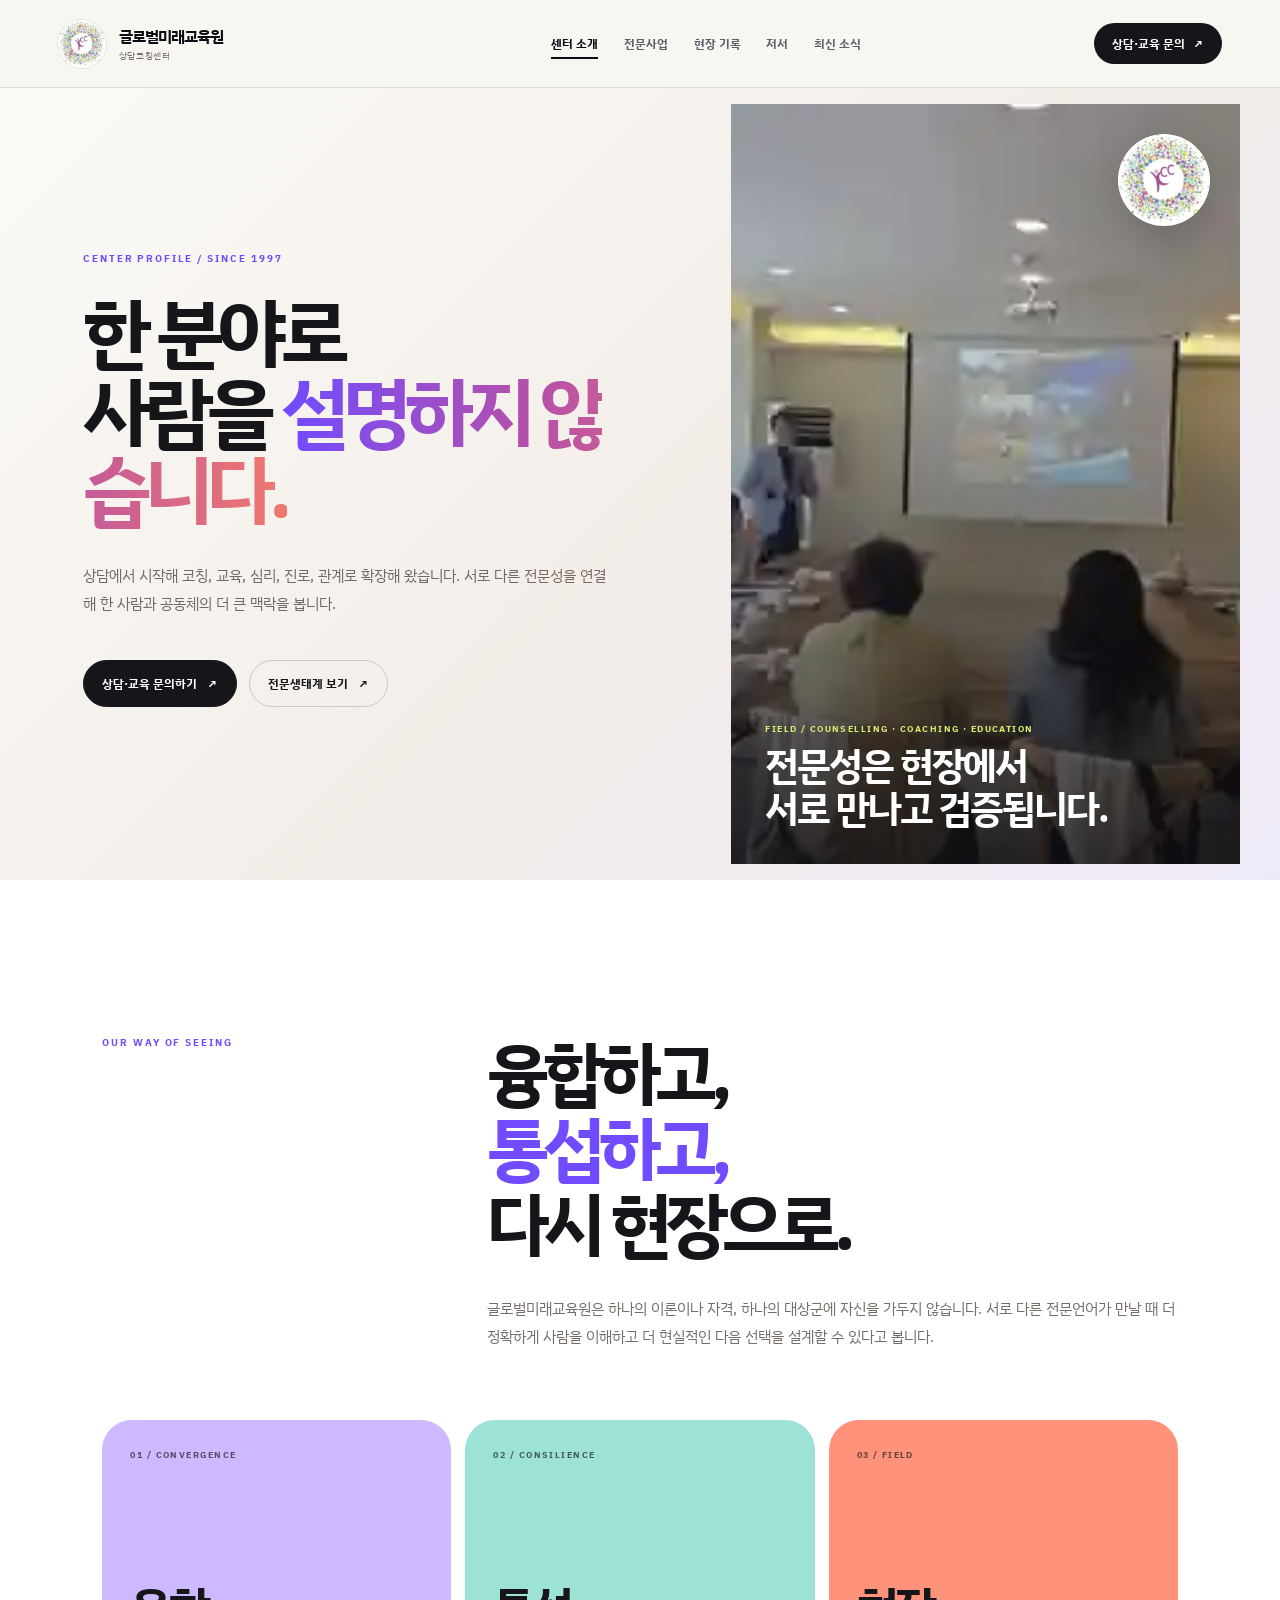
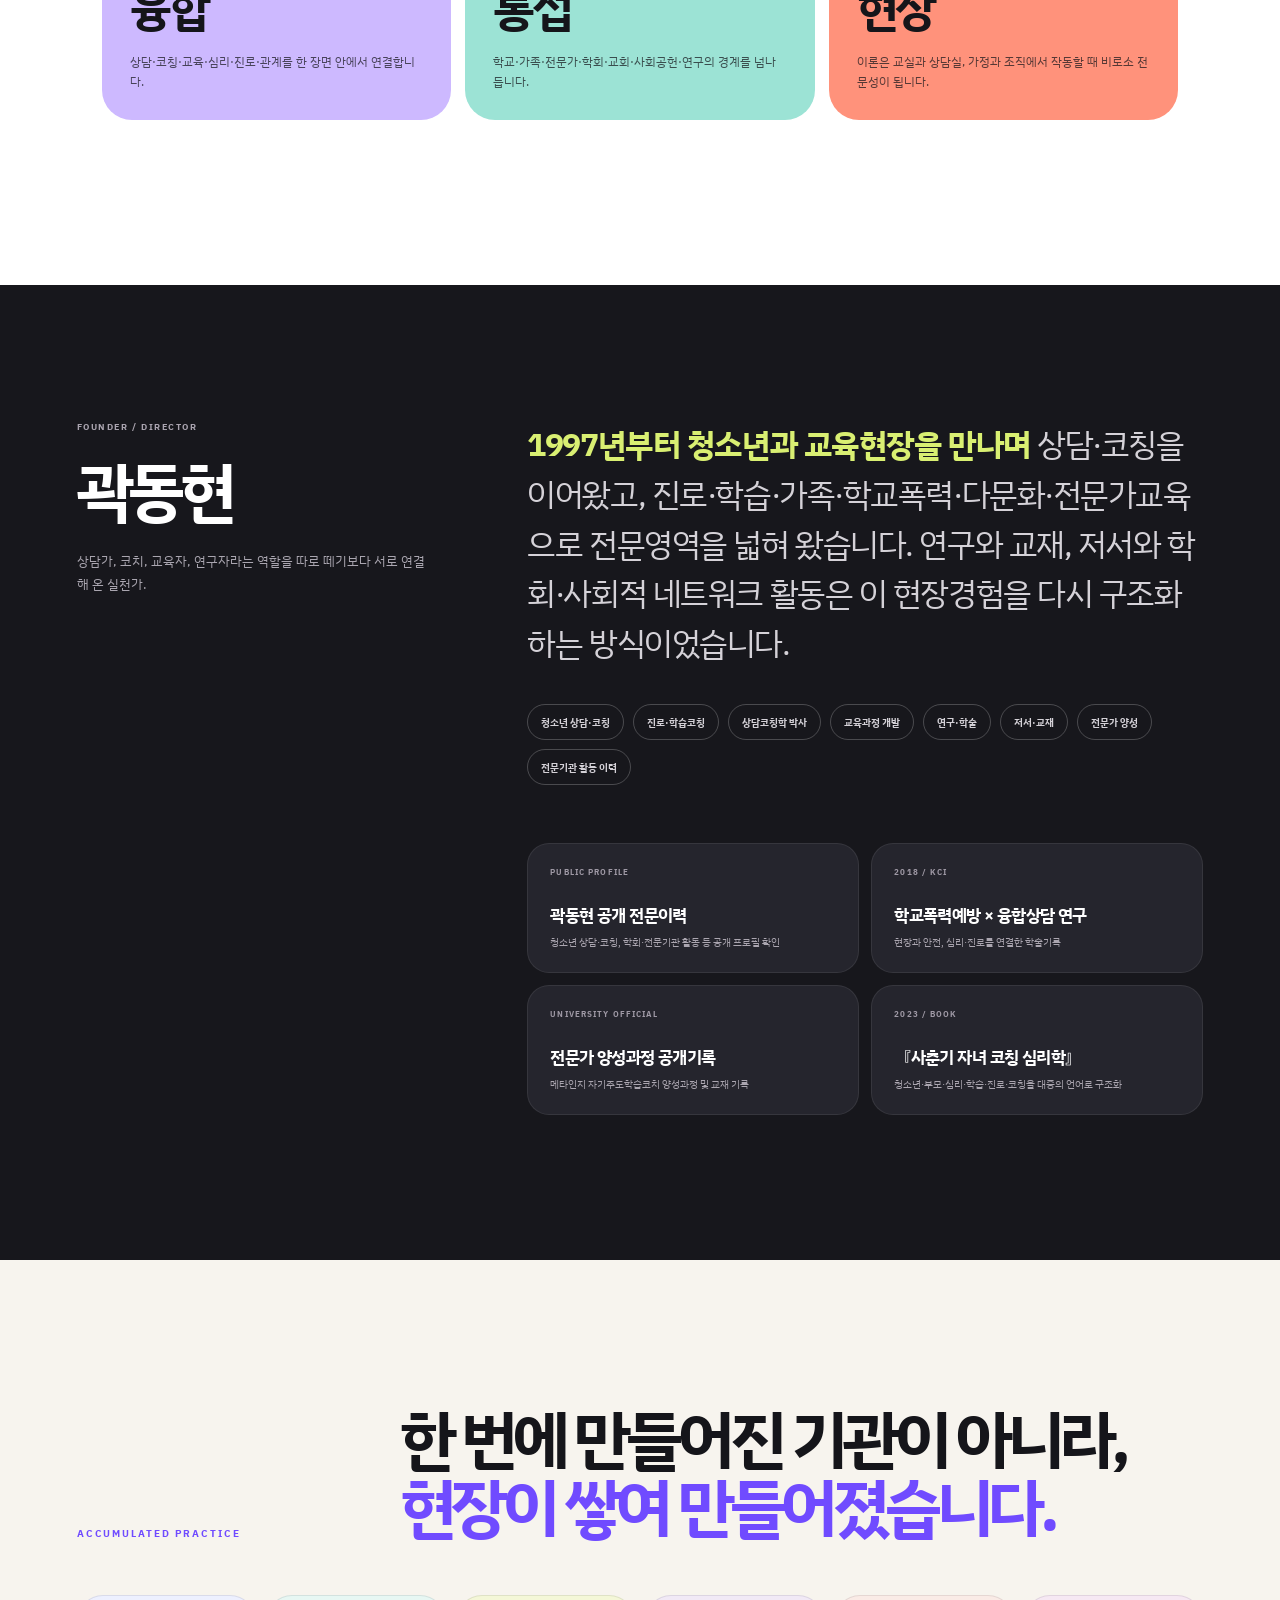
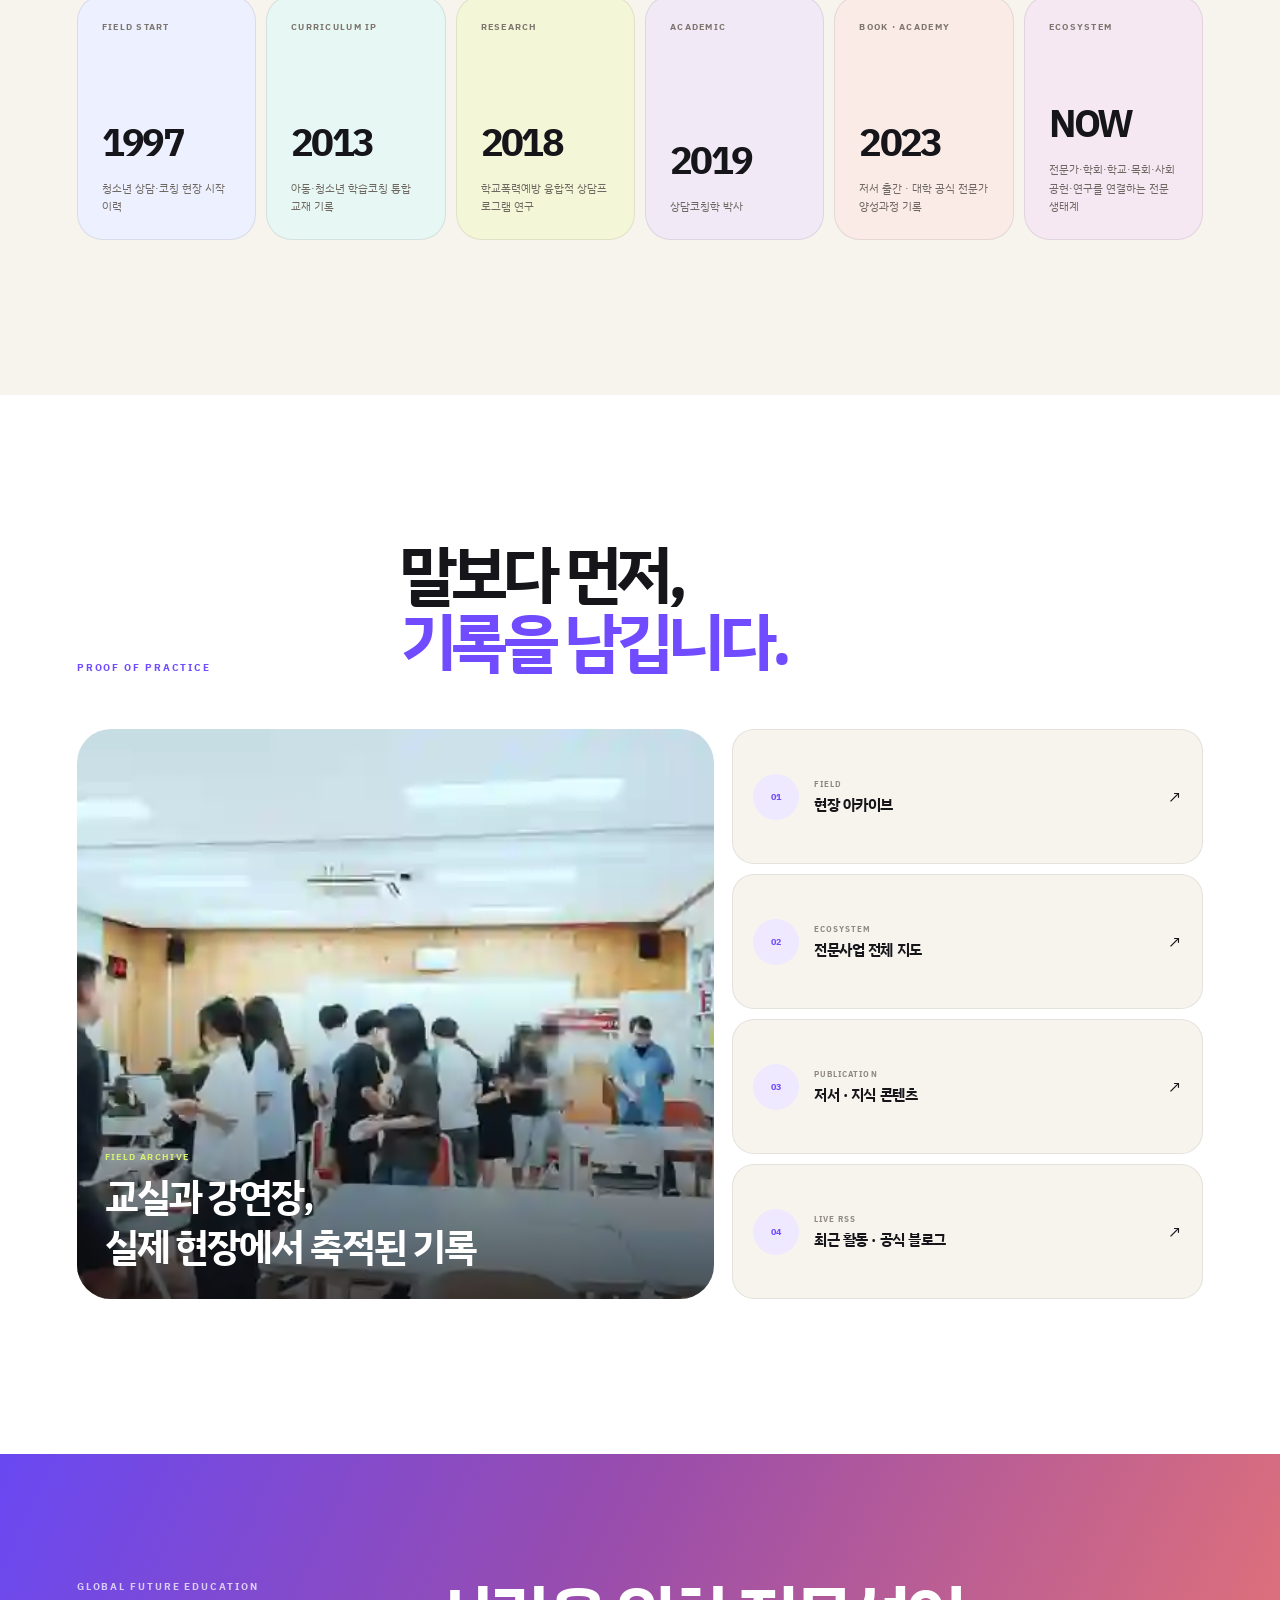
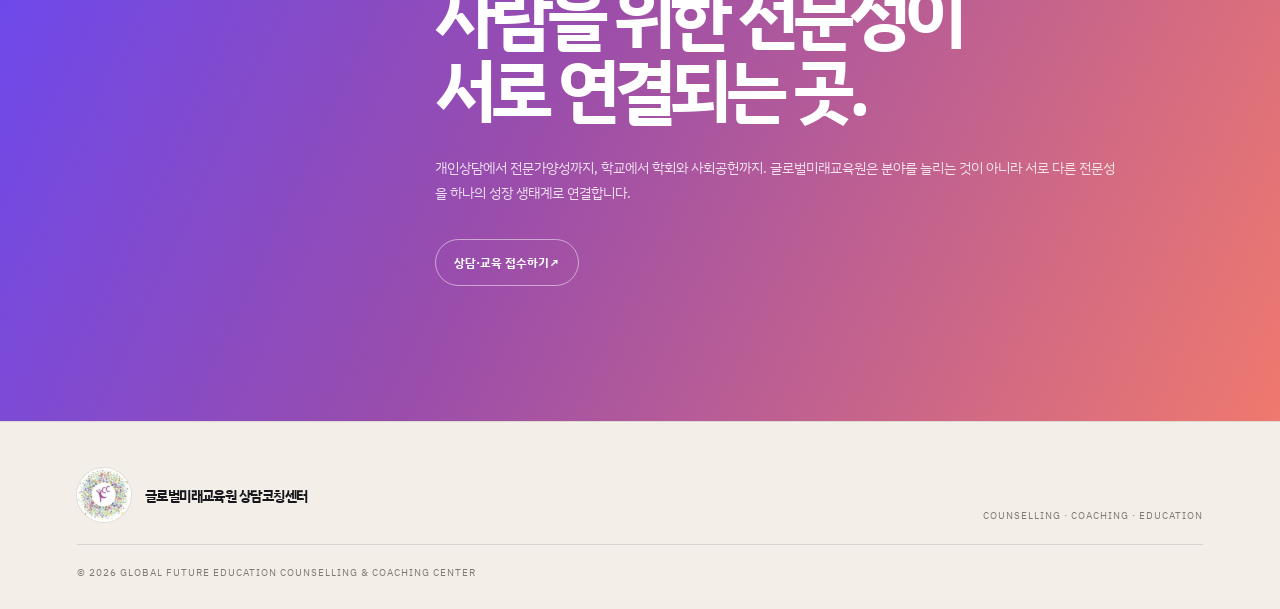
<file: center/index.html>
<!DOCTYPE html>
<html lang="ko">
<head>
<meta charset="utf-8"/>
<meta content="width=device-width, initial-scale=1.0" name="viewport"/>
<meta content="#f7f4ee" name="theme-color"/>
<title>센터 소개 | 글로벌미래교육원 상담코칭센터</title>
<meta content="1997년부터 이어진 상담·코칭 현장과 연구·교육·출판의 축적을 바탕으로 융합과 통섭의 전문생태계를 만드는 글로벌미래교육원 상담코칭센터." name="description"/>
<meta content="글로벌미래교육원 상담코칭센터" property="og:site_name"/>
<meta content="website" property="og:type"/>
<meta content="센터 소개 | 글로벌미래교육원 상담코칭센터" property="og:title"/>
<meta content="한 분야로 사람을 설명하지 않습니다. 현장·연구·교육·출판을 연결해 사람과 공동체를 더 넓게 봅니다." property="og:description"/>
<meta content="https://gfec.rsedu.co.kr/center/" property="og:url"/>
<meta content="ko_KR" property="og:locale"/>
<meta content="https://gfec.rsedu.co.kr/assets/stress-lecture.webp" property="og:image"/>
<meta content="글로벌미래교육원 상담코칭센터 교육 현장" property="og:image:alt"/>
<meta content="summary_large_image" name="twitter:card"/>
<link href="https://gfec.rsedu.co.kr/center/" rel="canonical"/>
<link href="/favicon.svg" rel="icon" type="image/svg+xml"/>
<link href="https://fonts.googleapis.com" rel="preconnect"/>
<link crossorigin="" href="https://fonts.gstatic.com" rel="preconnect"/>
<link href="/style.css" rel="stylesheet"/>
<link href="/center/center.css" rel="stylesheet"/>
</head>
<body><a class="skip-link" href="#main-content">본문 바로가기</a>
<div class="portal-shell">
<header class="portal-header">
<a aria-label="글로벌미래교육원 상담코칭센터 홈" class="portal-brand" href="/"><span aria-hidden="true" class="portal-mark"><i></i><i></i><i></i><b></b></span><span><strong>글로벌미래교육원</strong><small>상담코칭센터</small></span></a>
<nav aria-label="주요 메뉴" class="portal-nav"><a aria-current="page" class="is-active" href="/center/">센터 소개</a><a href="/programs/">전문사업</a><a href="/archive/">현장 기록</a><a href="/books/">저서</a><a href="/news/">최신 소식</a></nav>
<a class="portal-contact" href="https://jb.rsedu.co.kr/#inquiry">상담·교육 문의 <span aria-hidden="true">↗</span></a>
<button aria-controls="portal-mobile-nav" aria-expanded="false" aria-label="메뉴 열기" class="portal-menu-button" data-menu-button type="button">☰</button>
<nav aria-label="모바일 주요 메뉴" class="portal-mobile-nav" data-mobile-nav hidden id="portal-mobile-nav"><a aria-current="page" href="/center/"><span>센터 소개</span><span aria-hidden="true">↗</span></a><a href="/programs/"><span>전문사업</span><span aria-hidden="true">↗</span></a><a href="/archive/"><span>현장 기록</span><span aria-hidden="true">↗</span></a><a href="/books/"><span>저서</span><span aria-hidden="true">↗</span></a><a href="/news/"><span>최신 소식</span><span aria-hidden="true">↗</span></a><a class="portal-mobile-cta" href="https://jb.rsedu.co.kr/#inquiry"><span>상담·교육 문의 및 접수</span><span aria-hidden="true">↗</span></a></nav>
</header>

<main class="center-profile" id="main-content">
<section class="center-hero">
  <div class="center-hero-copy">
    <span class="center-kicker">CENTER PROFILE / SINCE 1997</span>
    <h1>한 분야로<br/>사람을 <em>설명하지 않습니다.</em></h1>
    <p>상담에서 시작해 코칭, 교육, 심리, 진로, 관계로 확장해 왔습니다. 서로 다른 전문성을 연결해 한 사람과 공동체의 더 큰 맥락을 봅니다.</p>
    <div class="center-hero-actions"><a href="https://jb.rsedu.co.kr/#inquiry">상담·교육 문의하기 <span aria-hidden="true">↗</span></a><a href="/programs/">전문생태계 보기 <span aria-hidden="true">↗</span></a></div>
  </div>
  <figure class="center-hero-visual">
    <img alt="글로벌미래교육원 상담코칭센터 교육 현장" decoding="async" fetchpriority="high" height="293" src="/assets/stress-lecture.webp" width="520"/>
    <span aria-hidden="true" class="center-hero-mark"></span>
    <figcaption><small>FIELD / COUNSELLING · COACHING · EDUCATION</small><strong>전문성은 현장에서<br/>서로 만나고 검증됩니다.</strong></figcaption>
  </figure>
</section>

<section class="center-belief">
  <div class="center-belief-grid">
    <span class="center-section-kicker">OUR WAY OF SEEING</span>
    <div><h2>융합하고,<br/><em>통섭하고,</em><br/>다시 현장으로.</h2><p>글로벌미래교육원은 하나의 이론이나 자격, 하나의 대상군에 자신을 가두지 않습니다. 서로 다른 전문언어가 만날 때 더 정확하게 사람을 이해하고 더 현실적인 다음 선택을 설계할 수 있다고 봅니다.</p></div>
  </div>
  <div class="center-belief-cards">
    <article class="center-belief-card"><small>01 / CONVERGENCE</small><div><strong>융합</strong><p>상담·코칭·교육·심리·진로·관계를 한 장면 안에서 연결합니다.</p></div></article>
    <article class="center-belief-card"><small>02 / CONSILIENCE</small><div><strong>통섭</strong><p>학교·가족·전문가·학회·교회·사회공헌·연구의 경계를 넘나듭니다.</p></div></article>
    <article class="center-belief-card"><small>03 / FIELD</small><div><strong>현장</strong><p>이론은 교실과 상담실, 가정과 조직에서 작동할 때 비로소 전문성이 됩니다.</p></div></article>
  </div>
</section>

<section class="center-founder">
  <div class="center-founder-grid">
    <div class="center-founder-name"><small>FOUNDER / DIRECTOR</small><h2>곽동현</h2><p>상담가, 코치, 교육자, 연구자라는 역할을 따로 떼기보다 서로 연결해 온 실천가.</p></div>
    <div class="center-founder-story">
      <p><strong>1997년부터 청소년과 교육현장을 만나며</strong> 상담·코칭을 이어왔고, 진로·학습·가족·학교폭력·다문화·전문가교육으로 전문영역을 넓혀 왔습니다. 연구와 교재, 저서와 학회·사회적 네트워크 활동은 이 현장경험을 다시 구조화하는 방식이었습니다.</p>
      <div class="center-roles"><span>청소년 상담·코칭</span><span>진로·학습코칭</span><span>상담코칭학 박사</span><span>교육과정 개발</span><span>연구·학술</span><span>저서·교재</span><span>전문가 양성</span><span>전문기관 활동 이력</span></div>
      <div class="center-founder-evidence">
        <a href="https://www.yes24.com/product/author/444667" rel="noopener noreferrer" target="_blank"><small>PUBLIC PROFILE</small><strong>곽동현 공개 전문이력</strong><span>청소년 상담·코칭, 학회·전문기관 활동 등 공개 프로필 확인</span></a>
        <a href="https://www.kci.go.kr/kciportal/ci/sereArticleSearch/ciSereArtiView.kci?sereArticleSearchBean.artiId=ART002375018" rel="noopener noreferrer" target="_blank"><small>2018 / KCI</small><strong>학교폭력예방 × 융합상담 연구</strong><span>현장과 안전, 심리·진로를 연결한 학술기록</span></a>
        <a href="https://edu.svu.ac.kr/educate/special.php?category=&code=special&idx=413&ptype=view" rel="noopener noreferrer" target="_blank"><small>UNIVERSITY OFFICIAL</small><strong>전문가 양성과정 공개기록</strong><span>메타인지 자기주도학습코치 양성과정 및 교재 기록</span></a>
        <a href="/books/sachungi-coaching-psychology/"><small>2023 / BOOK</small><strong>『사춘기 자녀 코칭 심리학』</strong><span>청소년·부모·심리·학습·진로·코칭을 대중의 언어로 구조화</span></a>
      </div>
    </div>
  </div>
</section>

<section class="center-history">
  <div class="center-section-head"><span class="center-section-kicker">ACCUMULATED PRACTICE</span><div><h2>한 번에 만들어진 기관이 아니라,<br/><em>현장이 쌓여 만들어졌습니다.</em></h2></div></div>
  <div class="center-history-track">
    <article class="center-year"><small>FIELD START</small><div><strong>1997</strong><p>청소년 상담·코칭 현장 시작 이력</p></div></article>
    <article class="center-year"><small>CURRICULUM IP</small><div><strong>2013</strong><p>아동·청소년 학습코칭 통합교재 기록</p></div></article>
    <article class="center-year"><small>RESEARCH</small><div><strong>2018</strong><p>학교폭력예방 융합적 상담프로그램 연구</p></div></article>
    <article class="center-year"><small>ACADEMIC</small><div><strong>2019</strong><p>상담코칭학 박사</p></div></article>
    <article class="center-year"><small>BOOK · ACADEMY</small><div><strong>2023</strong><p>저서 출간 · 대학 공식 전문가양성과정 기록</p></div></article>
    <article class="center-year"><small>ECOSYSTEM</small><div><strong>NOW</strong><p>전문가·학회·학교·목회·사회공헌·연구를 연결하는 전문생태계</p></div></article>
  </div>
</section>

<section class="center-proof">
  <div class="center-section-head"><span class="center-section-kicker">PROOF OF PRACTICE</span><div><h2>말보다 먼저,<br/><em>기록을 남깁니다.</em></h2></div></div>
  <div class="center-proof-grid">
    <div class="center-proof-media"><img alt="청소년 리빙랩 교육 현장" decoding="async" height="390" loading="lazy" src="/assets/iin-living-lab.webp" width="520"/><div><small>FIELD ARCHIVE</small><strong>교실과 강연장,<br/>실제 현장에서 축적된 기록</strong></div></div>
    <div class="center-proof-list">
      <a href="/archive/"><b>01</b><span><small>FIELD</small><strong>현장 아카이브</strong></span><i>↗</i></a>
      <a href="/programs/"><b>02</b><span><small>ECOSYSTEM</small><strong>전문사업 전체 지도</strong></span><i>↗</i></a>
      <a href="/books/"><b>03</b><span><small>PUBLICATION</small><strong>저서 · 지식 콘텐츠</strong></span><i>↗</i></a>
      <a href="/news/"><b>04</b><span><small>LIVE RSS</small><strong>최근 활동 · 공식 블로그</strong></span><i>↗</i></a>
    </div>
  </div>
</section>

<section class="center-now">
  <div class="center-now-grid"><span class="center-section-kicker" style="color:rgba(255,255,255,.72)">GLOBAL FUTURE EDUCATION</span><div><h2>사람을 위한 전문성이<br/>서로 연결되는 곳.</h2><p>개인상담에서 전문가양성까지, 학교에서 학회와 사회공헌까지. 글로벌미래교육원은 분야를 늘리는 것이 아니라 서로 다른 전문성을 하나의 성장 생태계로 연결합니다.</p><a href="https://jb.rsedu.co.kr/#inquiry">상담·교육 접수하기 <span aria-hidden="true">↗</span></a></div></div>
</section>
</main>

<footer class="portal-footer"><div><span aria-hidden="true" class="portal-mark"><i></i><i></i><i></i><b></b></span><strong>글로벌미래교육원 상담코칭센터</strong></div><p>COUNSELLING · COACHING · EDUCATION</p><small>© <span data-year>2026</span> GLOBAL FUTURE EDUCATION COUNSELLING &amp; COACHING CENTER</small></footer>
</div>
<script defer src="/app.js"></script>
</body>
</html>
</file>
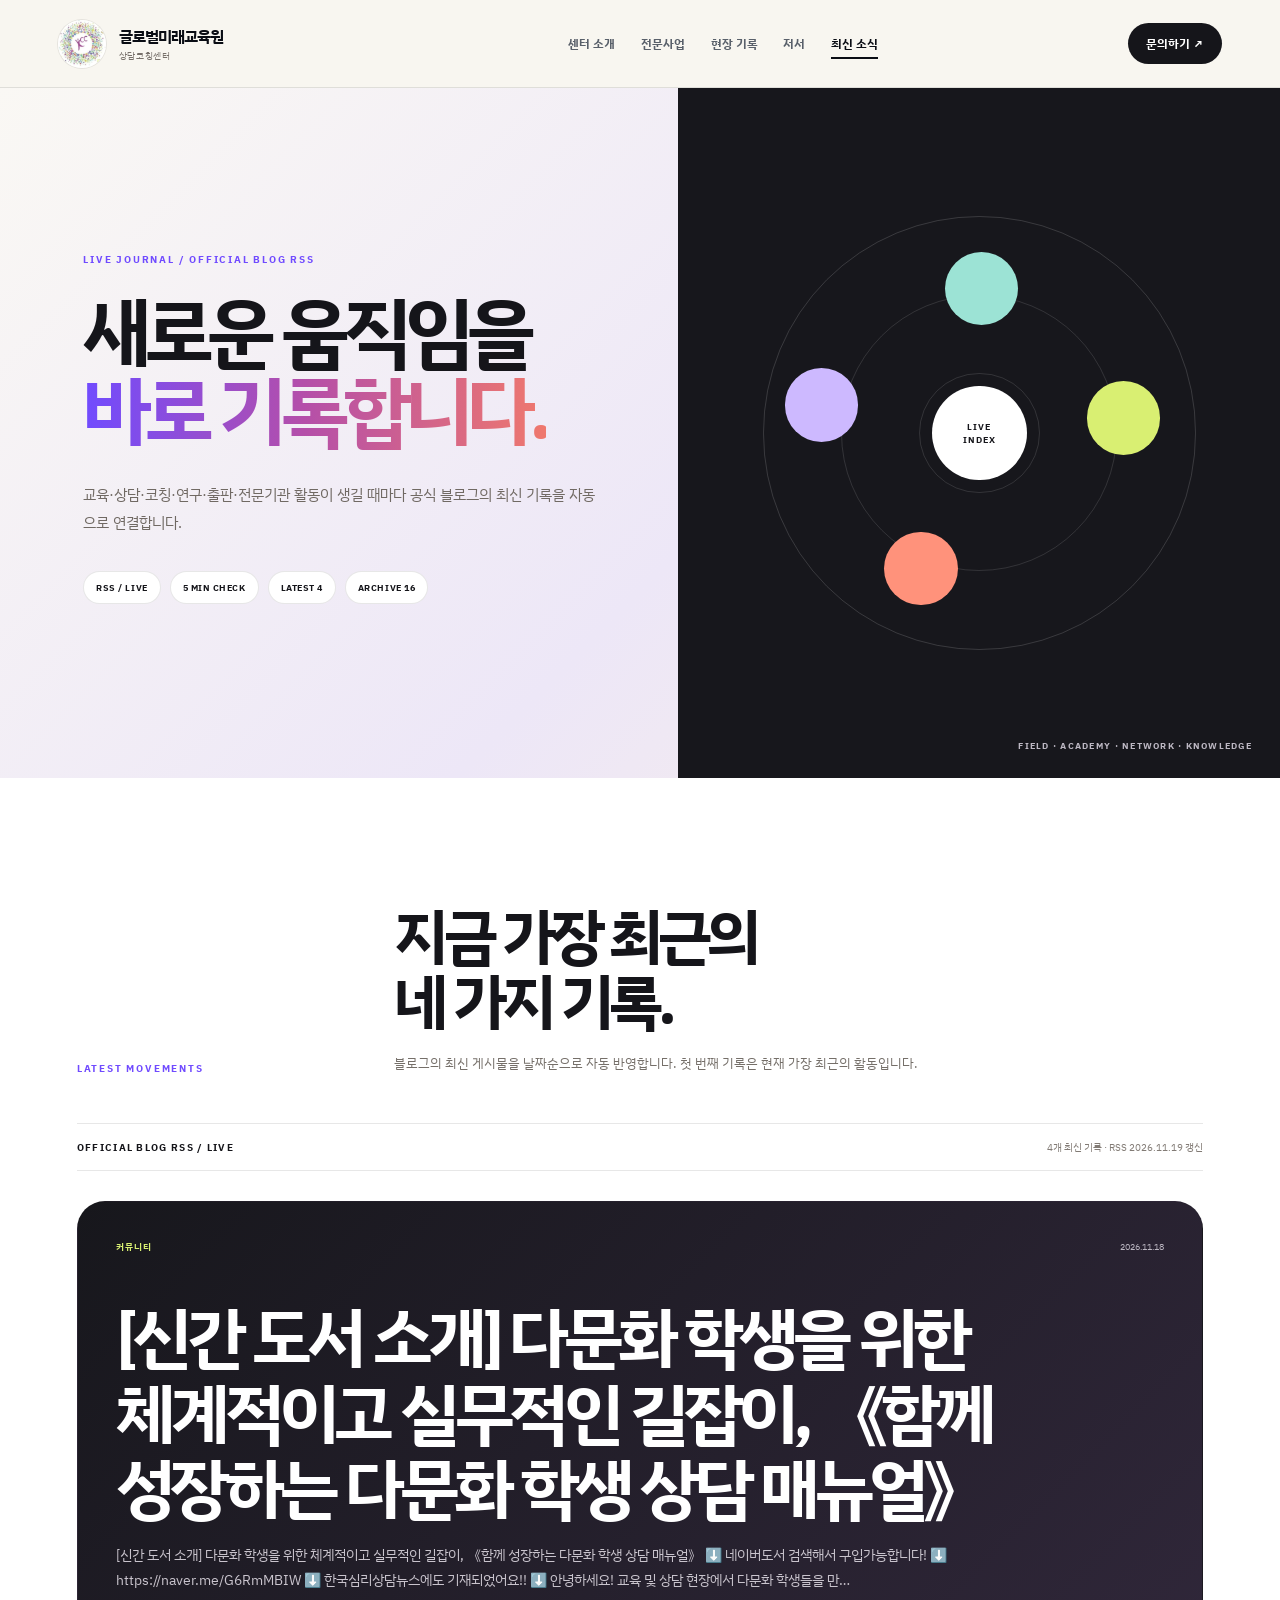
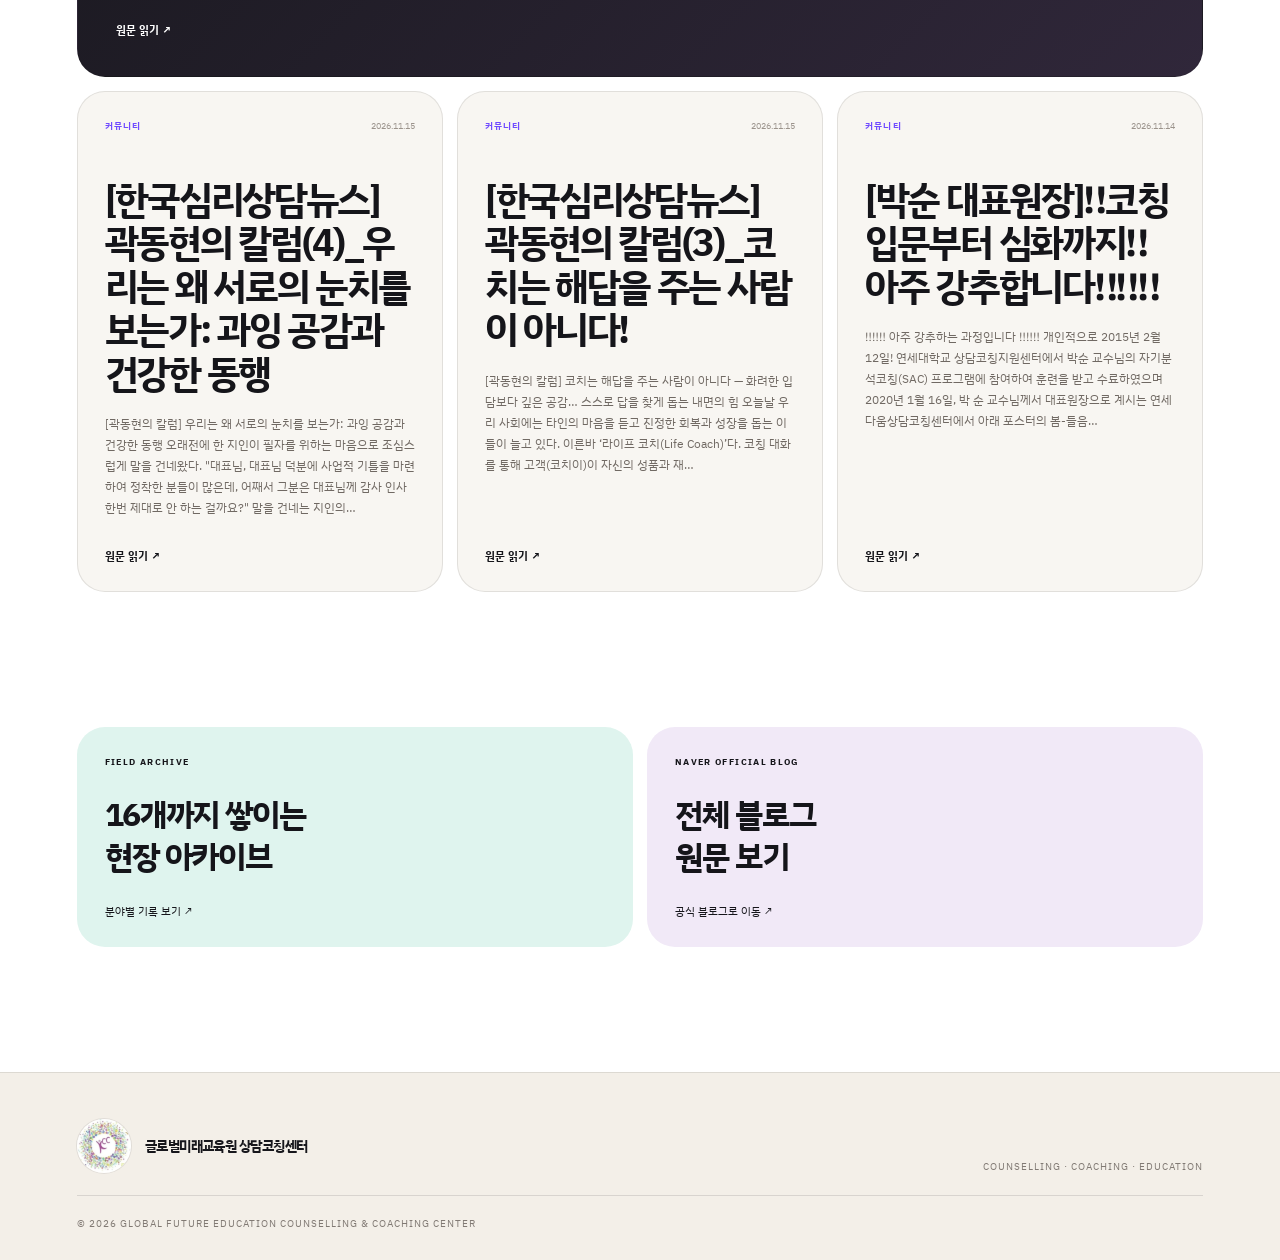
<file: news/index.html>
<!doctype html><html lang="ko"><head><meta charset="utf-8"><meta name="viewport" content="width=device-width,initial-scale=1"><meta name="theme-color" content="#f7f4ee"><title>최신 소식 · LIVE JOURNAL | 글로벌미래교육원 상담코칭센터</title><meta name="description" content="글로벌미래교육원 상담코칭센터의 최신 활동·교육·연구·전문사업 기록을 네이버 공식 블로그 RSS로 자동 연결합니다."><meta property="og:site_name" content="글로벌미래교육원 상담코칭센터"><meta property="og:type" content="website"><meta property="og:title" content="LIVE JOURNAL | 글로벌미래교육원 상담코칭센터"><meta property="og:description" content="새로운 현장과 전문활동을 공식 RSS로 실시간에 가깝게 연결합니다."><meta property="og:url" content="https://gfec.rsedu.co.kr/news/"><meta property="og:locale" content="ko_KR"><meta property="og:image" content="https://gfec.rsedu.co.kr/assets/stress-lecture.webp"><meta name="twitter:card" content="summary_large_image"><link rel="canonical" href="https://gfec.rsedu.co.kr/news/"><link rel="icon" href="/favicon.svg" type="image/svg+xml"><link rel="stylesheet" href="/style.css"><link rel="stylesheet" href="/news/news.css"></head><body><a class="skip-link" href="#main-content">본문 바로가기</a><div class="portal-shell"><header class="portal-header"><a aria-label="글로벌미래교육원 상담코칭센터 홈" class="portal-brand" href="/"><span aria-hidden="true" class="portal-mark"><i></i><i></i><i></i><b></b></span><span><strong>글로벌미래교육원</strong><small>상담코칭센터</small></span></a><nav aria-label="주요 메뉴" class="portal-nav"><a href="/center/">센터 소개</a><a href="/programs/">전문사업</a><a href="/archive/">현장 기록</a><a href="/books/">저서</a><a aria-current="page" class="is-active" href="/news/">최신 소식</a></nav><a class="portal-contact" href="https://www.instagram.com/kwak_coach/" target="_blank" rel="noopener noreferrer">문의하기 ↗</a><button aria-controls="portal-mobile-nav" aria-expanded="false" aria-label="메뉴 열기" class="portal-menu-button" data-menu-button type="button">☰</button><nav aria-label="모바일 주요 메뉴" class="portal-mobile-nav" data-mobile-nav hidden id="portal-mobile-nav"><a href="/center/"><span>센터 소개</span><span>↗</span></a><a href="/programs/"><span>전문사업</span><span>↗</span></a><a href="/archive/"><span>현장 기록</span><span>↗</span></a><a href="/books/"><span>저서</span><span>↗</span></a><a aria-current="page" href="/news/"><span>최신 소식</span><span>↗</span></a></nav></header><main class="live-journal" id="main-content"><section class="journal-hero"><div class="journal-copy"><span class="journal-kicker">LIVE JOURNAL / OFFICIAL BLOG RSS</span><h1>새로운 움직임을<br><em>바로 기록합니다.</em></h1><p>교육·상담·코칭·연구·출판·전문기관 활동이 생길 때마다 공식 블로그의 최신 기록을 자동으로 연결합니다.</p><div class="journal-live-row"><span>RSS / LIVE</span><span>5 MIN CHECK</span><span>LATEST 4</span><span>ARCHIVE 16</span></div></div><div class="journal-visual" aria-hidden="true"><div class="journal-radar"><span class="journal-dot"></span><span class="journal-dot"></span><span class="journal-dot"></span><span class="journal-dot"></span><div class="journal-core">LIVE<br>INDEX</div></div><span class="journal-visual-note">FIELD · ACADEMY · NETWORK · KNOWLEDGE</span></div></section><section class="journal-feed"><div class="journal-section-head"><span>LATEST MOVEMENTS</span><div><h2>지금 가장 최근의<br>네 가지 기록.</h2><p>블로그의 최신 게시물을 날짜순으로 자동 반영합니다. 첫 번째 기록은 현재 가장 최근의 활동입니다.</p></div></div><div class="journal-status"><strong>OFFICIAL BLOG RSS / LIVE</strong><span data-journal-status>최신 기록 확인 중</span></div><div class="journal-feed-grid" data-rss-news-grid data-rss-fallback><article class="is-lead"><div><span>FIELD NOTE</span><time>2026.08.12</time></div><h2>스트레스 코칭 특강</h2><p>세종여성새로일하기센터 · 세종시 가족센터 임직원</p><a href="https://blog.naver.com/apilos/224378644947" target="_blank" rel="noopener noreferrer">원문 읽기 ↗</a></article><article><div><span>FIELD NOTE</span><time>2026.08.03</time></div><h2>AI시대 여름방학 진로성장캠프</h2><p>한국ESG경영협회 공익사업 · 청소년·부모·코치</p><a href="https://blog.naver.com/apilos/224366336614" target="_blank" rel="noopener noreferrer">원문 읽기 ↗</a></article><article><div><span>FIELD NOTE</span><time>2026.07.21</time></div><h2>청청바톤터치 리빙랩</h2><p>공주시 교육발전특구 · 이인중학교</p><a href="https://blog.naver.com/apilos/224352947484" target="_blank" rel="noopener noreferrer">원문 읽기 ↗</a></article><article><div><span>FIELD NOTE</span><time>2026.07.16</time></div><h2>리빙랩 참여형 혁신 수업</h2><p>우성중학교</p><a href="https://blog.naver.com/apilos/224348123401" target="_blank" rel="noopener noreferrer">원문 읽기 ↗</a></article></div><p class="journal-error" data-rss-news-error hidden>최신 글 자동 갱신이 잠시 지연되고 있습니다. 현재 저장된 기록을 표시합니다.</p></section><section class="journal-bottom"><a href="/archive/"><small>FIELD ARCHIVE</small><strong>16개까지 쌓이는<br>현장 아카이브</strong><span>분야별 기록 보기 ↗</span></a><a href="https://blog.naver.com/apilos" target="_blank" rel="noopener noreferrer"><small>NAVER OFFICIAL BLOG</small><strong>전체 블로그<br>원문 보기</strong><span>공식 블로그로 이동 ↗</span></a></section></main><footer class="portal-footer"><div><span aria-hidden="true" class="portal-mark"><i></i><i></i><i></i><b></b></span><strong>글로벌미래교육원 상담코칭센터</strong></div><p>COUNSELLING · COACHING · EDUCATION</p><small>© <span data-year>2026</span> GLOBAL FUTURE EDUCATION COUNSELLING & COACHING CENTER</small></footer></div><script defer src="/app.js"></script><script defer src="/news/rss-news.js"></script></body></html>
</file>
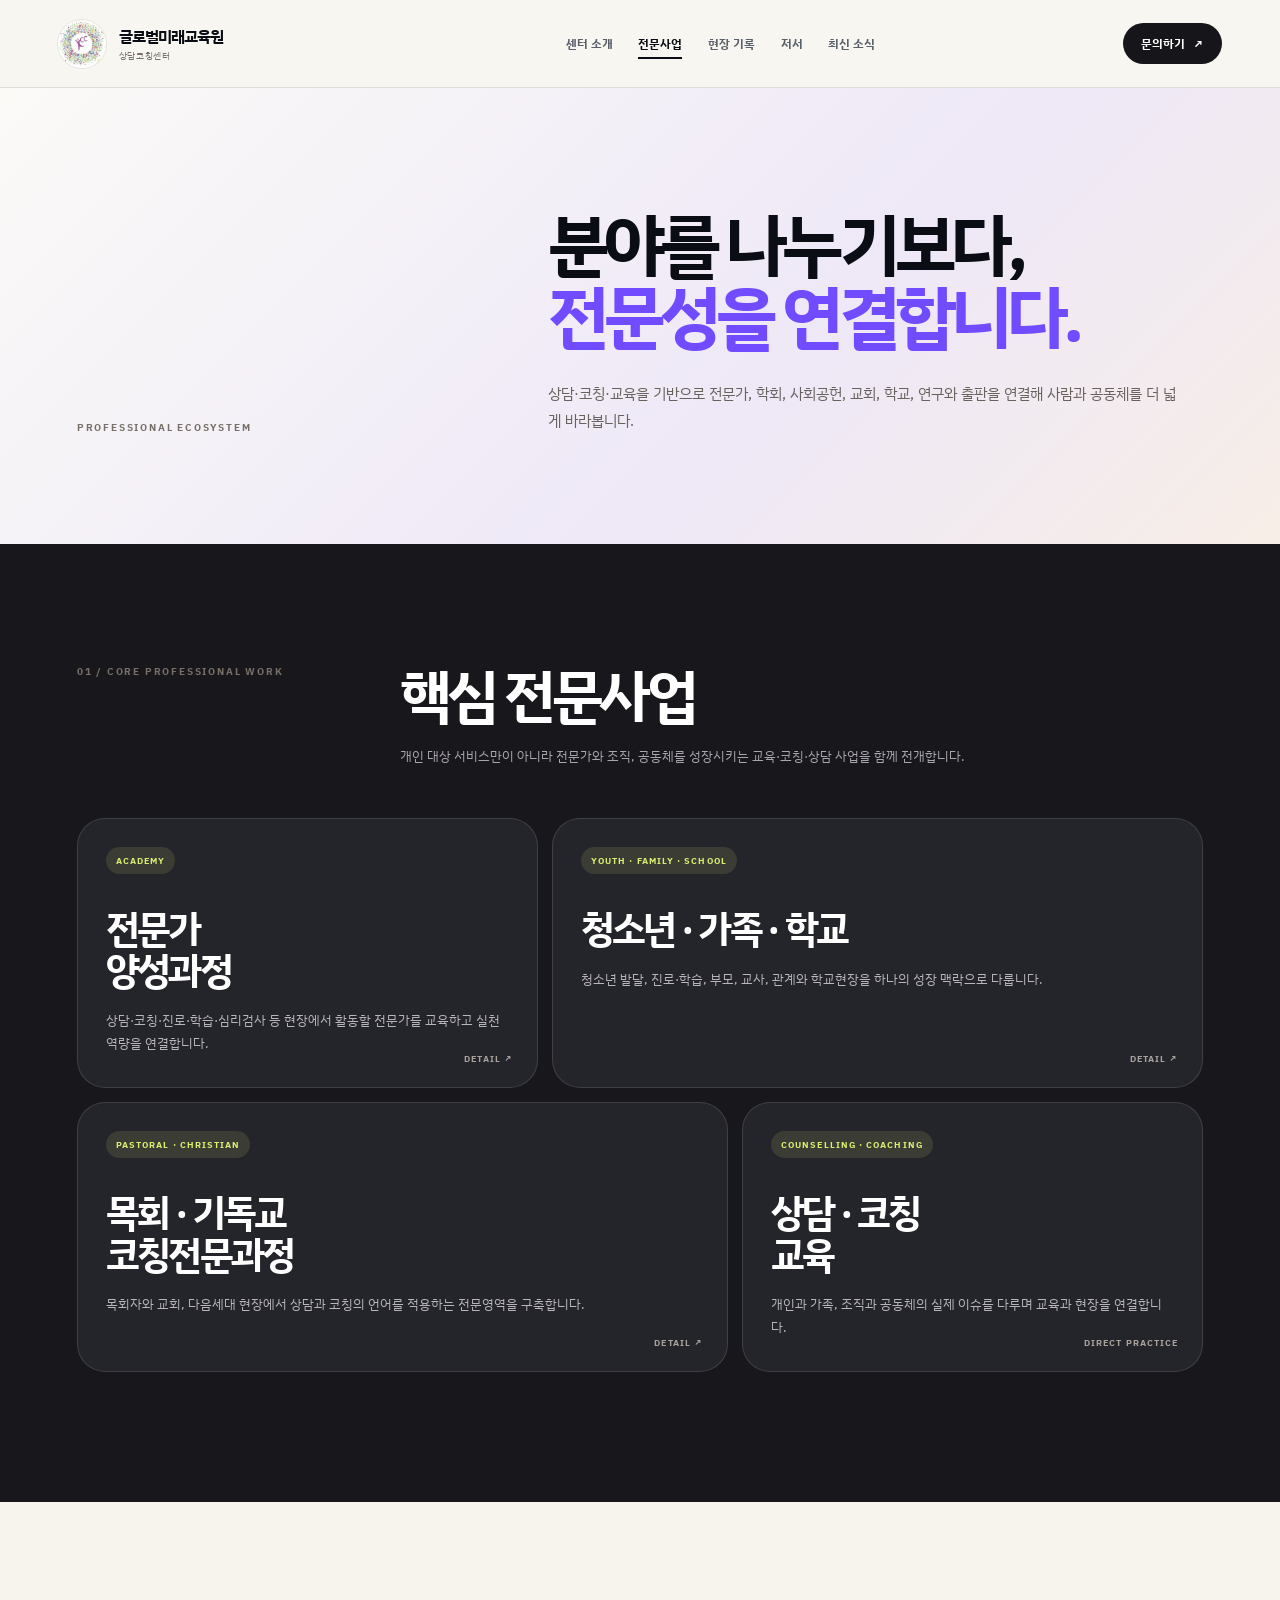
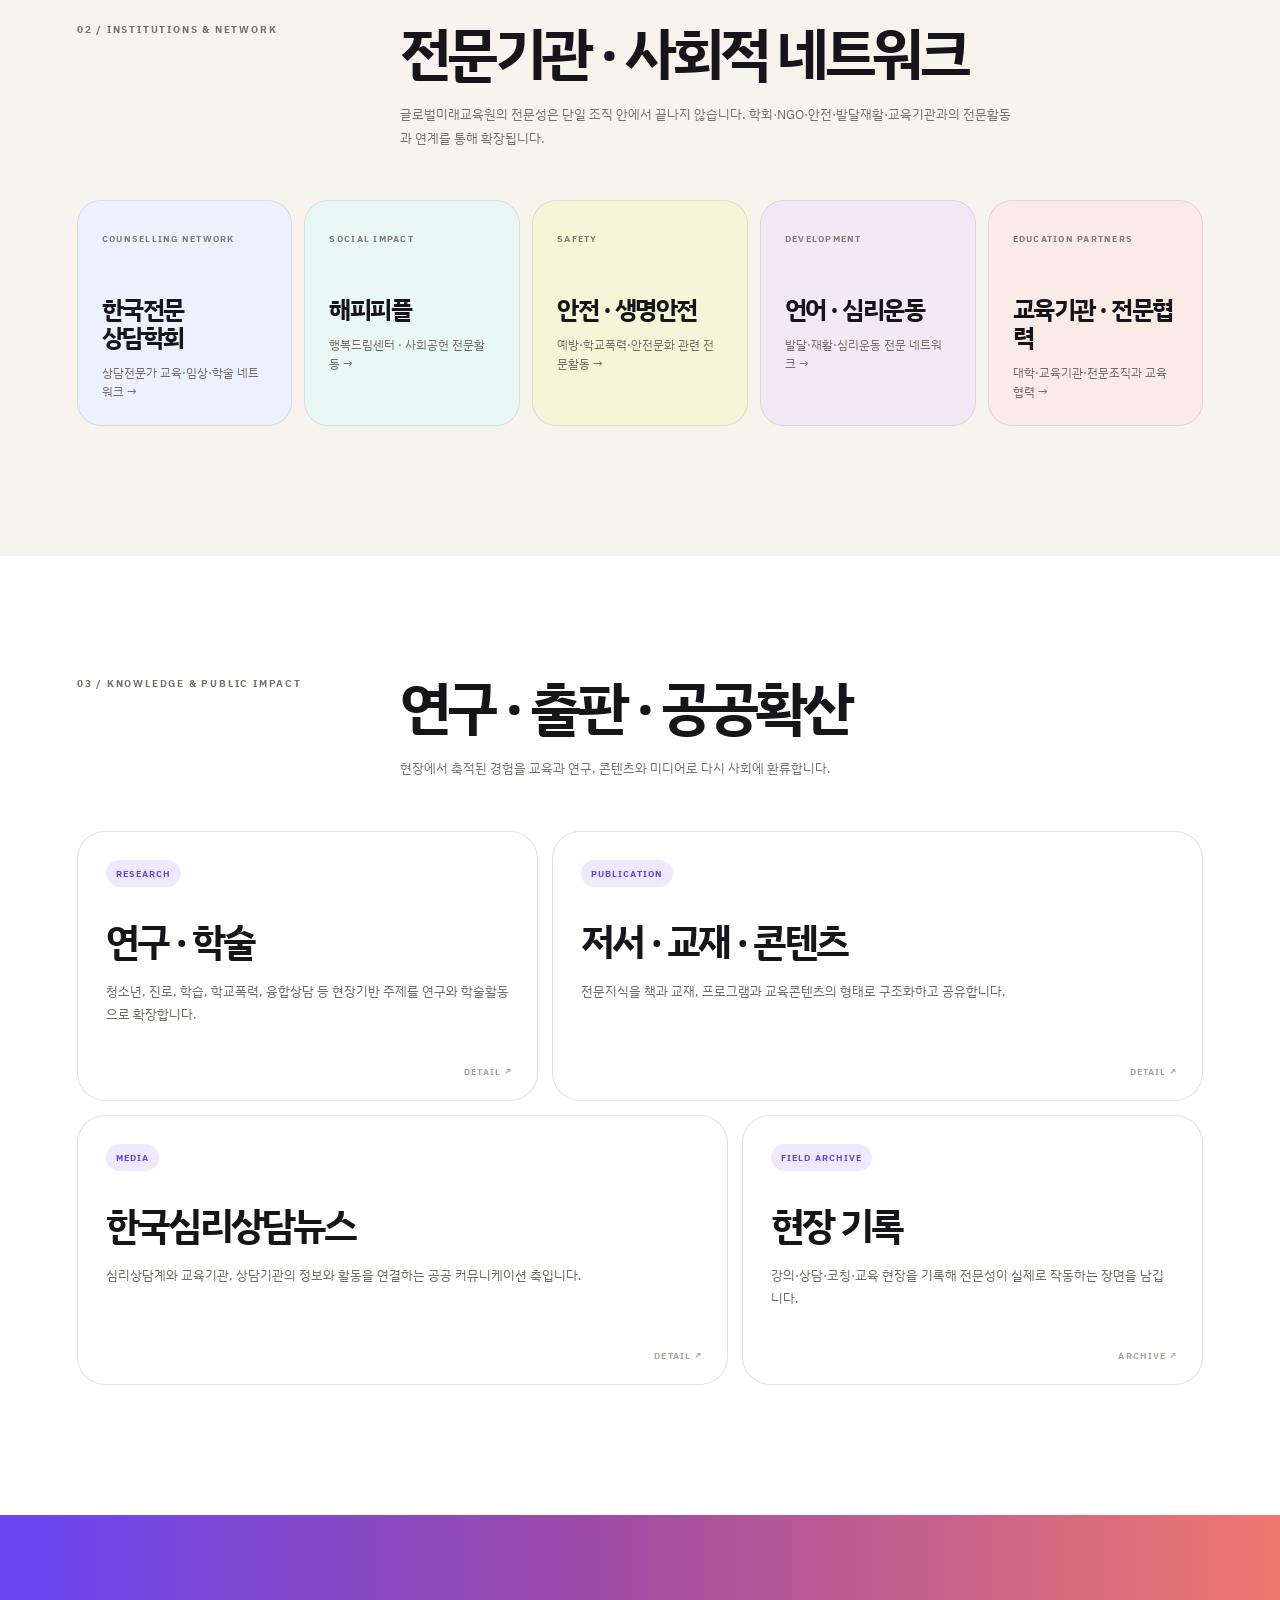
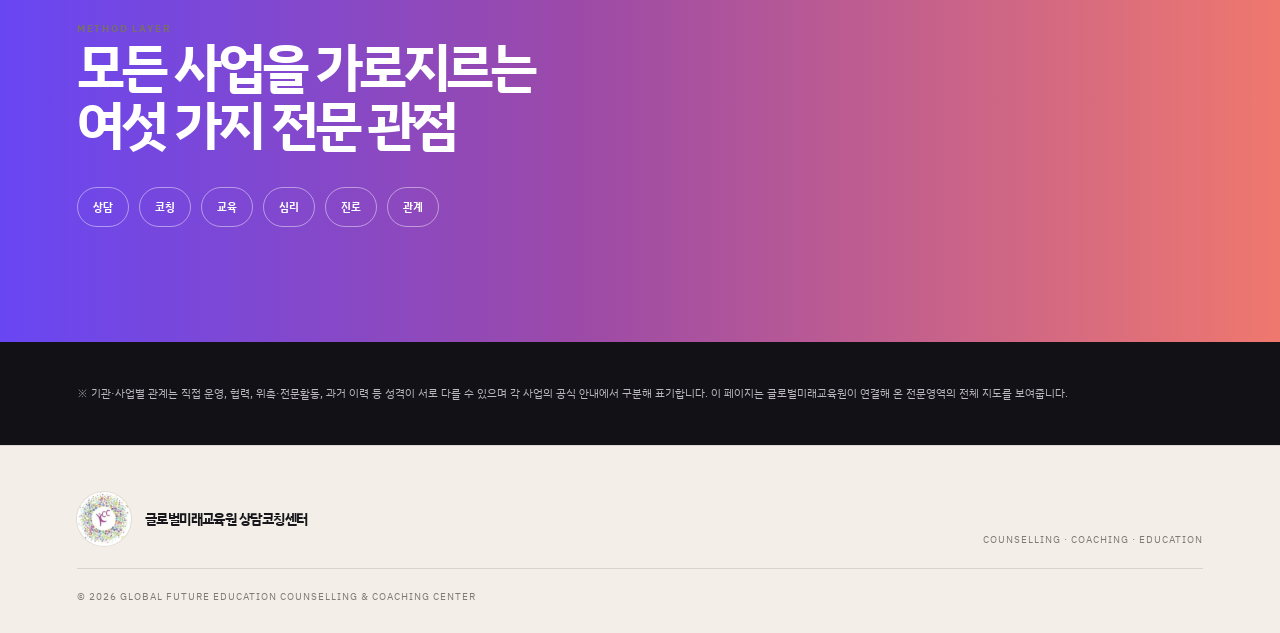
<file: programs/index.html>
<!DOCTYPE html>
<html lang="ko"><head><meta charset="utf-8"/><meta content="width=device-width, initial-scale=1.0" name="viewport"/><meta content="#f7f4ee" name="theme-color"/><title>전문사업 생태계 | 글로벌미래교육원 상담코칭센터</title><meta content="전문가양성, 한국전문상담학회, 해피피플 사회공헌, 목회·기독교 코칭, 청소년·가족·학교, 연구·출판·미디어를 연결하는 전문사업 생태계." name="description"/><meta content="글로벌미래교육원 상담코칭센터" property="og:site_name"/><meta content="website" property="og:type"/><meta content="전문사업 생태계 | 글로벌미래교육원 상담코칭센터" property="og:title"/><meta content="한 분야가 아니라 여러 전문영역과 기관을 연결하는 글로벌미래교육원의 사업 지도를 확인합니다." property="og:description"/><meta content="https://gfec.rsedu.co.kr/programs/" property="og:url"/><meta content="ko_KR" property="og:locale"/><meta content="https://gfec.rsedu.co.kr/assets/stress-lecture.webp" property="og:image"/><meta content="글로벌미래교육원 상담코칭센터 교육 현장" property="og:image:alt"/><meta content="summary_large_image" name="twitter:card"/><link href="https://gfec.rsedu.co.kr/programs/" rel="canonical"/><link href="/favicon.svg" rel="icon" type="image/svg+xml"/><link href="/style.css" rel="stylesheet"/><link href="/ecosystem.css" rel="stylesheet"/></head>
<body><a class="skip-link" href="#main-content">본문 바로가기</a><div class="portal-shell"><header class="portal-header"><a aria-label="글로벌미래교육원 상담코칭센터 홈" class="portal-brand" href="/"><span aria-hidden="true" class="portal-mark"><i></i><i></i><i></i><b></b></span><span><strong>글로벌미래교육원</strong><small>상담코칭센터</small></span></a><nav aria-label="주요 메뉴" class="portal-nav"><a href="/center/">센터 소개</a><a aria-current="page" class="is-active" href="/programs/">전문사업</a><a href="/archive/">현장 기록</a><a href="/books/">저서</a><a href="/news/">최신 소식</a></nav><a class="portal-contact" href="https://www.instagram.com/kwak_coach/" rel="noopener noreferrer" target="_blank">문의하기 <span aria-hidden="true">↗</span></a><button aria-controls="portal-mobile-nav" aria-expanded="false" aria-label="메뉴 열기" class="portal-menu-button" data-menu-button type="button">☰</button><nav aria-label="모바일 주요 메뉴" class="portal-mobile-nav" data-mobile-nav hidden id="portal-mobile-nav"><a href="/center/"><span>센터 소개</span><span>↗</span></a><a aria-current="page" href="/programs/"><span>전문사업</span><span>↗</span></a><a href="/archive/"><span>현장 기록</span><span>↗</span></a><a href="/books/"><span>저서</span><span>↗</span></a><a href="/news/"><span>최신 소식</span><span>↗</span></a></nav></header>
<main class="ecosystem-page" id="main-content"><section class="ecosystem-page-hero"><div class="ecosystem-page-head"><span>PROFESSIONAL ECOSYSTEM</span><div><h1>분야를 나누기보다,<br/><em>전문성을 연결합니다.</em></h1><p>상담·코칭·교육을 기반으로 전문가, 학회, 사회공헌, 교회, 학교, 연구와 출판을 연결해 사람과 공동체를 더 넓게 바라봅니다.</p></div></div></section>
<section class="ecosystem-layer is-dark" aria-labelledby="core-business-title"><div class="ecosystem-layer-heading"><span class="ecosystem-layer-kicker">01 / CORE PROFESSIONAL WORK</span><div><h2 id="core-business-title">핵심 전문사업</h2><p>개인 대상 서비스만이 아니라 전문가와 조직, 공동체를 성장시키는 교육·코칭·상담 사업을 함께 전개합니다.</p></div></div><div class="ecosystem-card-grid"><a class="ecosystem-card" href="/programs/professional-academy/" style="color:inherit"><span class="tag">ACADEMY</span><h3>전문가<br/>양성과정</h3><p>상담·코칭·진로·학습·심리검사 등 현장에서 활동할 전문가를 교육하고 실천역량을 연결합니다.</p><span class="meta">DETAIL ↗</span></a><a class="ecosystem-card" href="/programs/youth-family-school/" style="color:inherit"><span class="tag">YOUTH · FAMILY · SCHOOL</span><h3>청소년 · 가족 · 학교</h3><p>청소년 발달, 진로·학습, 부모, 교사, 관계와 학교현장을 하나의 성장 맥락으로 다룹니다.</p><span class="meta">DETAIL ↗</span></a><a class="ecosystem-card" href="/programs/pastoral-coaching/" style="color:inherit"><span class="tag">PASTORAL · CHRISTIAN</span><h3>목회 · 기독교<br/>코칭전문과정</h3><p>목회자와 교회, 다음세대 현장에서 상담과 코칭의 언어를 적용하는 전문영역을 구축합니다.</p><span class="meta">DETAIL ↗</span></a><article class="ecosystem-card"><span class="tag">COUNSELLING · COACHING</span><h3>상담 · 코칭<br/>교육</h3><p>개인과 가족, 조직과 공동체의 실제 이슈를 다루며 교육과 현장을 연결합니다.</p><span class="meta">DIRECT PRACTICE</span></article></div></section>
<section class="ecosystem-layer is-paper" id="network" aria-labelledby="network-title"><div class="ecosystem-layer-heading"><span class="ecosystem-layer-kicker">02 / INSTITUTIONS & NETWORK</span><div><h2 id="network-title">전문기관 · 사회적 네트워크</h2><p>글로벌미래교육원의 전문성은 단일 조직 안에서 끝나지 않습니다. 학회·NGO·안전·발달재활·교육기관과의 전문활동과 연계를 통해 확장됩니다.</p></div></div><div class="ecosystem-network"><a class="network-node" href="/programs/professional-network/" style="color:inherit"><span>COUNSELLING NETWORK</span><h3>한국전문<br/>상담학회</h3><p>상담전문가 교육·임상·학술 네트워크 →</p></a><a class="network-node" href="/programs/social-impact/" style="color:inherit"><span>SOCIAL IMPACT</span><h3>해피피플</h3><p>행복드림센터 · 사회공헌 전문활동 →</p></a><a class="network-node" href="/programs/professional-network/" style="color:inherit"><span>SAFETY</span><h3>안전 · 생명안전</h3><p>예방·학교폭력·안전문화 관련 전문활동 →</p></a><a class="network-node" href="/programs/professional-network/" style="color:inherit"><span>DEVELOPMENT</span><h3>언어 · 심리운동</h3><p>발달·재활·심리운동 전문 네트워크 →</p></a><a class="network-node" href="/programs/professional-academy/" style="color:inherit"><span>EDUCATION PARTNERS</span><h3>교육기관 · 전문협력</h3><p>대학·교육기관·전문조직과 교육 협력 →</p></a></div></section>
<section class="ecosystem-layer is-white" id="knowledge" aria-labelledby="knowledge-title"><div class="ecosystem-layer-heading"><span class="ecosystem-layer-kicker">03 / KNOWLEDGE & PUBLIC IMPACT</span><div><h2 id="knowledge-title">연구 · 출판 · 공공확산</h2><p>현장에서 축적된 경험을 교육과 연구, 콘텐츠와 미디어로 다시 사회에 환류합니다.</p></div></div><div class="ecosystem-card-grid"><a class="ecosystem-card" href="/programs/research-publication/" style="color:inherit"><span class="tag">RESEARCH</span><h3>연구 · 학술</h3><p>청소년, 진로, 학습, 학교폭력, 융합상담 등 현장기반 주제를 연구와 학술활동으로 확장합니다.</p><span class="meta">DETAIL ↗</span></a><a class="ecosystem-card" href="/programs/research-publication/" style="color:inherit"><span class="tag">PUBLICATION</span><h3>저서 · 교재 · 콘텐츠</h3><p>전문지식을 책과 교재, 프로그램과 교육콘텐츠의 형태로 구조화하고 공유합니다.</p><span class="meta">DETAIL ↗</span></a><a class="ecosystem-card" href="/programs/research-publication/" style="color:inherit"><span class="tag">MEDIA</span><h3>한국심리상담뉴스</h3><p>심리상담계와 교육기관, 상담기관의 정보와 활동을 연결하는 공공 커뮤니케이션 축입니다.</p><span class="meta">DETAIL ↗</span></a><a class="ecosystem-card" href="/archive/" style="color:inherit"><span class="tag">FIELD ARCHIVE</span><h3>현장 기록</h3><p>강의·상담·코칭·교육 현장을 기록해 전문성이 실제로 작동하는 장면을 남깁니다.</p><span class="meta">ARCHIVE ↗</span></a></div></section>
<section class="ecosystem-method"><span class="ecosystem-layer-kicker">METHOD LAYER</span><h2>모든 사업을 가로지르는<br/>여섯 가지 전문 관점</h2><div class="method-pills"><span>상담</span><span>코칭</span><span>교육</span><span>심리</span><span>진로</span><span>관계</span></div></section><div class="ecosystem-note">※ 기관·사업별 관계는 직접 운영, 협력, 위촉·전문활동, 과거 이력 등 성격이 서로 다를 수 있으며 각 사업의 공식 안내에서 구분해 표기합니다. 이 페이지는 글로벌미래교육원이 연결해 온 전문영역의 전체 지도를 보여줍니다.</div></main>
<footer class="portal-footer"><div><span aria-hidden="true" class="portal-mark"><i></i><i></i><i></i><b></b></span><strong>글로벌미래교육원 상담코칭센터</strong></div><p>COUNSELLING · COACHING · EDUCATION</p><small>© <span data-year>2026</span> GLOBAL FUTURE EDUCATION COUNSELLING &amp; COACHING CENTER</small></footer></div><script defer src="/app.js"></script></body></html>
</file>
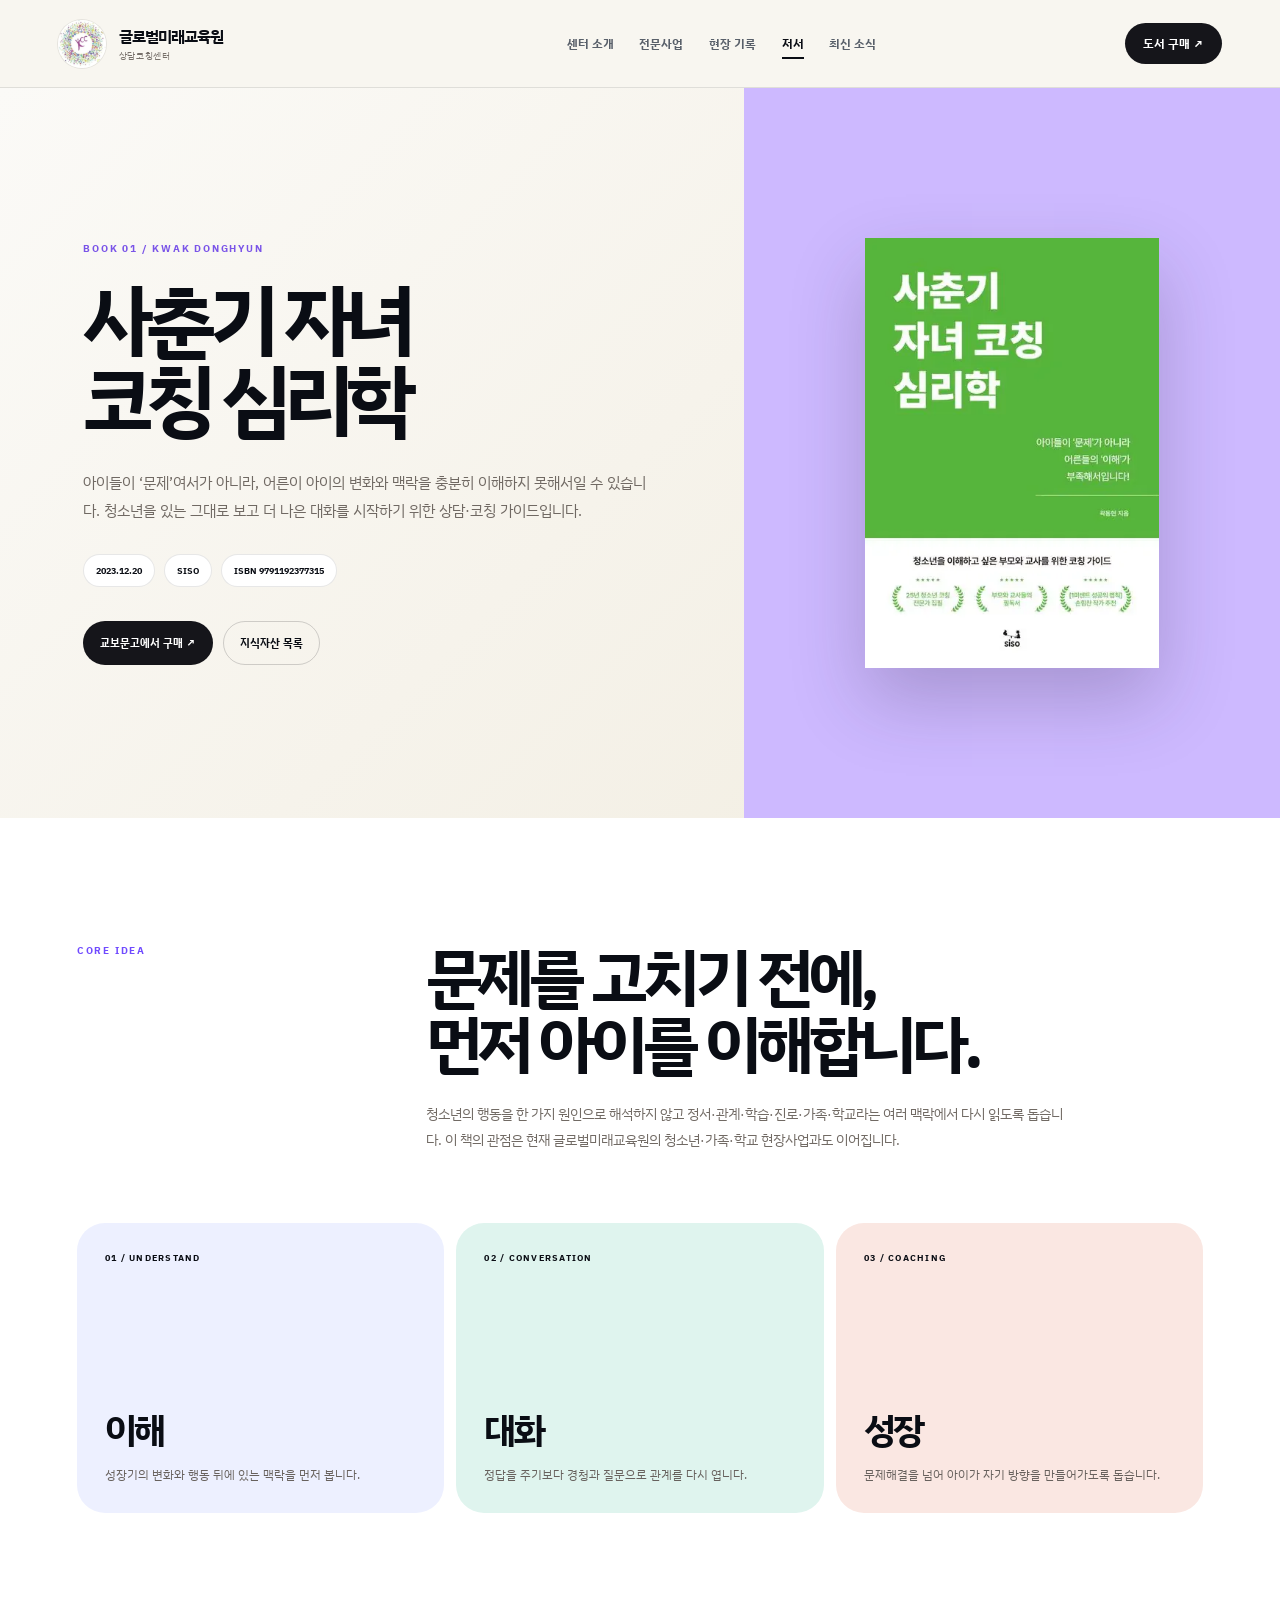
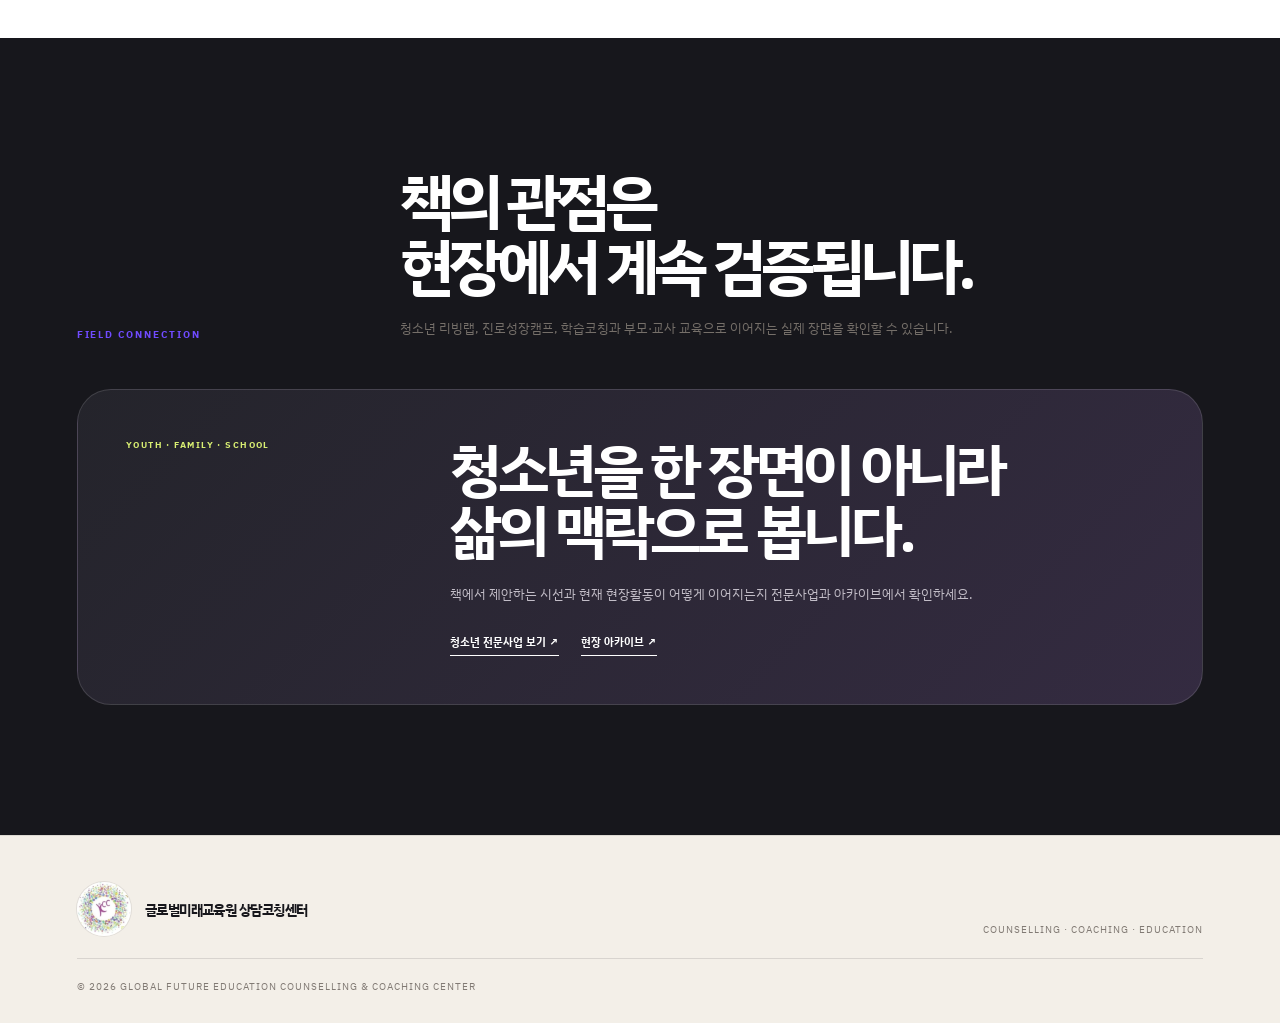
<file: books/sachungi-coaching-psychology/index.html>
<!doctype html><html lang="ko"><head><meta charset="utf-8"><meta name="viewport" content="width=device-width,initial-scale=1"><meta name="theme-color" content="#f1ecdf"><title>사춘기 자녀 코칭 심리학 | 글로벌미래교육원 상담코칭센터</title><meta name="description" content="청소년의 정서·관계·학습·진로를 통합적으로 이해하도록 돕는 곽동현 저자의 상담·코칭 실천서."><meta property="og:site_name" content="글로벌미래교육원 상담코칭센터"><meta property="og:type" content="book"><meta property="og:title" content="사춘기 자녀 코칭 심리학"><meta property="og:description" content="문제를 고치기 전에, 먼저 아이를 이해합니다."><meta property="og:url" content="https://gfec.rsedu.co.kr/books/sachungi-coaching-psychology/"><meta property="og:locale" content="ko_KR"><meta property="og:image" content="https://gfec.rsedu.co.kr/assets/sachungi-coaching-psychology-cover.webp"><meta property="og:image:alt" content="사춘기 자녀 코칭 심리학 표지"><meta name="twitter:card" content="summary_large_image"><link rel="canonical" href="https://gfec.rsedu.co.kr/books/sachungi-coaching-psychology/"><link rel="icon" href="/favicon.svg" type="image/svg+xml"><link rel="stylesheet" href="/style.css"><link rel="stylesheet" href="/books/books.css"></head><body><a class="skip-link" href="#main-content">본문 바로가기</a><div class="portal-shell"><header class="portal-header"><a aria-label="글로벌미래교육원 상담코칭센터 홈" class="portal-brand" href="/"><span aria-hidden="true" class="portal-mark"><i></i><i></i><i></i><b></b></span><span><strong>글로벌미래교육원</strong><small>상담코칭센터</small></span></a><nav aria-label="주요 메뉴" class="portal-nav"><a href="/center/">센터 소개</a><a href="/programs/">전문사업</a><a href="/archive/">현장 기록</a><a aria-current="page" class="is-active" href="/books/">저서</a><a href="/news/">최신 소식</a></nav><a class="portal-contact" href="https://product.kyobobook.co.kr/detail/S000211597418" target="_blank" rel="noopener noreferrer">도서 구매 ↗</a><button aria-controls="portal-mobile-nav" aria-expanded="false" aria-label="메뉴 열기" class="portal-menu-button" data-menu-button type="button">☰</button><nav aria-label="모바일 주요 메뉴" class="portal-mobile-nav" data-mobile-nav hidden id="portal-mobile-nav"><a href="/center/"><span>센터 소개</span><span>↗</span></a><a href="/programs/"><span>전문사업</span><span>↗</span></a><a href="/archive/"><span>현장 기록</span><span>↗</span></a><a aria-current="page" href="/books/"><span>저서</span><span>↗</span></a><a href="/news/"><span>최신 소식</span><span>↗</span></a></nav></header><main id="main-content"><section class="book-detail-hero"><div class="book-detail-copy"><span>BOOK 01 / KWAK DONGHYUN</span><h1>사춘기 자녀<br>코칭 심리학</h1><p>아이들이 ‘문제’여서가 아니라, 어른이 아이의 변화와 맥락을 충분히 이해하지 못해서일 수 있습니다. 청소년을 있는 그대로 보고 더 나은 대화를 시작하기 위한 상담·코칭 가이드입니다.</p><div class="book-detail-meta"><span>2023.12.20</span><span>SISO</span><span>ISBN 9791192377315</span></div><div class="knowledge-actions"><a href="https://product.kyobobook.co.kr/detail/S000211597418" target="_blank" rel="noopener noreferrer">교보문고에서 구매 ↗</a><a href="/books/">지식자산 목록</a></div></div><div class="book-detail-cover"><img src="/assets/sachungi-coaching-psychology-cover.webp" alt="사춘기 자녀 코칭 심리학 표지"></div></section><section class="book-detail-body"><div class="book-detail-statement"><span class="knowledge-kicker">CORE IDEA</span><div><h2>문제를 고치기 전에,<br>먼저 아이를 이해합니다.</h2><p>청소년의 행동을 한 가지 원인으로 해석하지 않고 정서·관계·학습·진로·가족·학교라는 여러 맥락에서 다시 읽도록 돕습니다. 이 책의 관점은 현재 글로벌미래교육원의 청소년·가족·학교 현장사업과도 이어집니다.</p></div></div><div class="book-lenses"><article><small>01 / UNDERSTAND</small><div><strong>이해</strong><p>성장기의 변화와 행동 뒤에 있는 맥락을 먼저 봅니다.</p></div></article><article><small>02 / CONVERSATION</small><div><strong>대화</strong><p>정답을 주기보다 경청과 질문으로 관계를 다시 엽니다.</p></div></article><article><small>03 / COACHING</small><div><strong>성장</strong><p>문제해결을 넘어 아이가 자기 방향을 만들어가도록 돕습니다.</p></div></article></div></section><section class="knowledge-next"><div class="knowledge-section-head"><span>FIELD CONNECTION</span><div><h2>책의 관점은<br>현장에서 계속 검증됩니다.</h2><p>청소년 리빙랩, 진로성장캠프, 학습코칭과 부모·교사 교육으로 이어지는 실제 장면을 확인할 수 있습니다.</p></div></div><article class="knowledge-next-card"><small>YOUTH · FAMILY · SCHOOL</small><div><h3>청소년을 한 장면이 아니라<br>삶의 맥락으로 봅니다.</h3><p>책에서 제안하는 시선과 현재 현장활동이 어떻게 이어지는지 전문사업과 아카이브에서 확인하세요.</p><a href="/programs/youth-family-school/">청소년 전문사업 보기 ↗</a> <a href="/archive/" style="margin-left:18px">현장 아카이브 ↗</a></div></article></section></main><footer class="portal-footer"><div><span aria-hidden="true" class="portal-mark"><i></i><i></i><i></i><b></b></span><strong>글로벌미래교육원 상담코칭센터</strong></div><p>COUNSELLING · COACHING · EDUCATION</p><small>© <span data-year>2026</span> GLOBAL FUTURE EDUCATION COUNSELLING & COACHING CENTER</small></footer></div><script defer src="/app.js"></script></body></html>
</file>
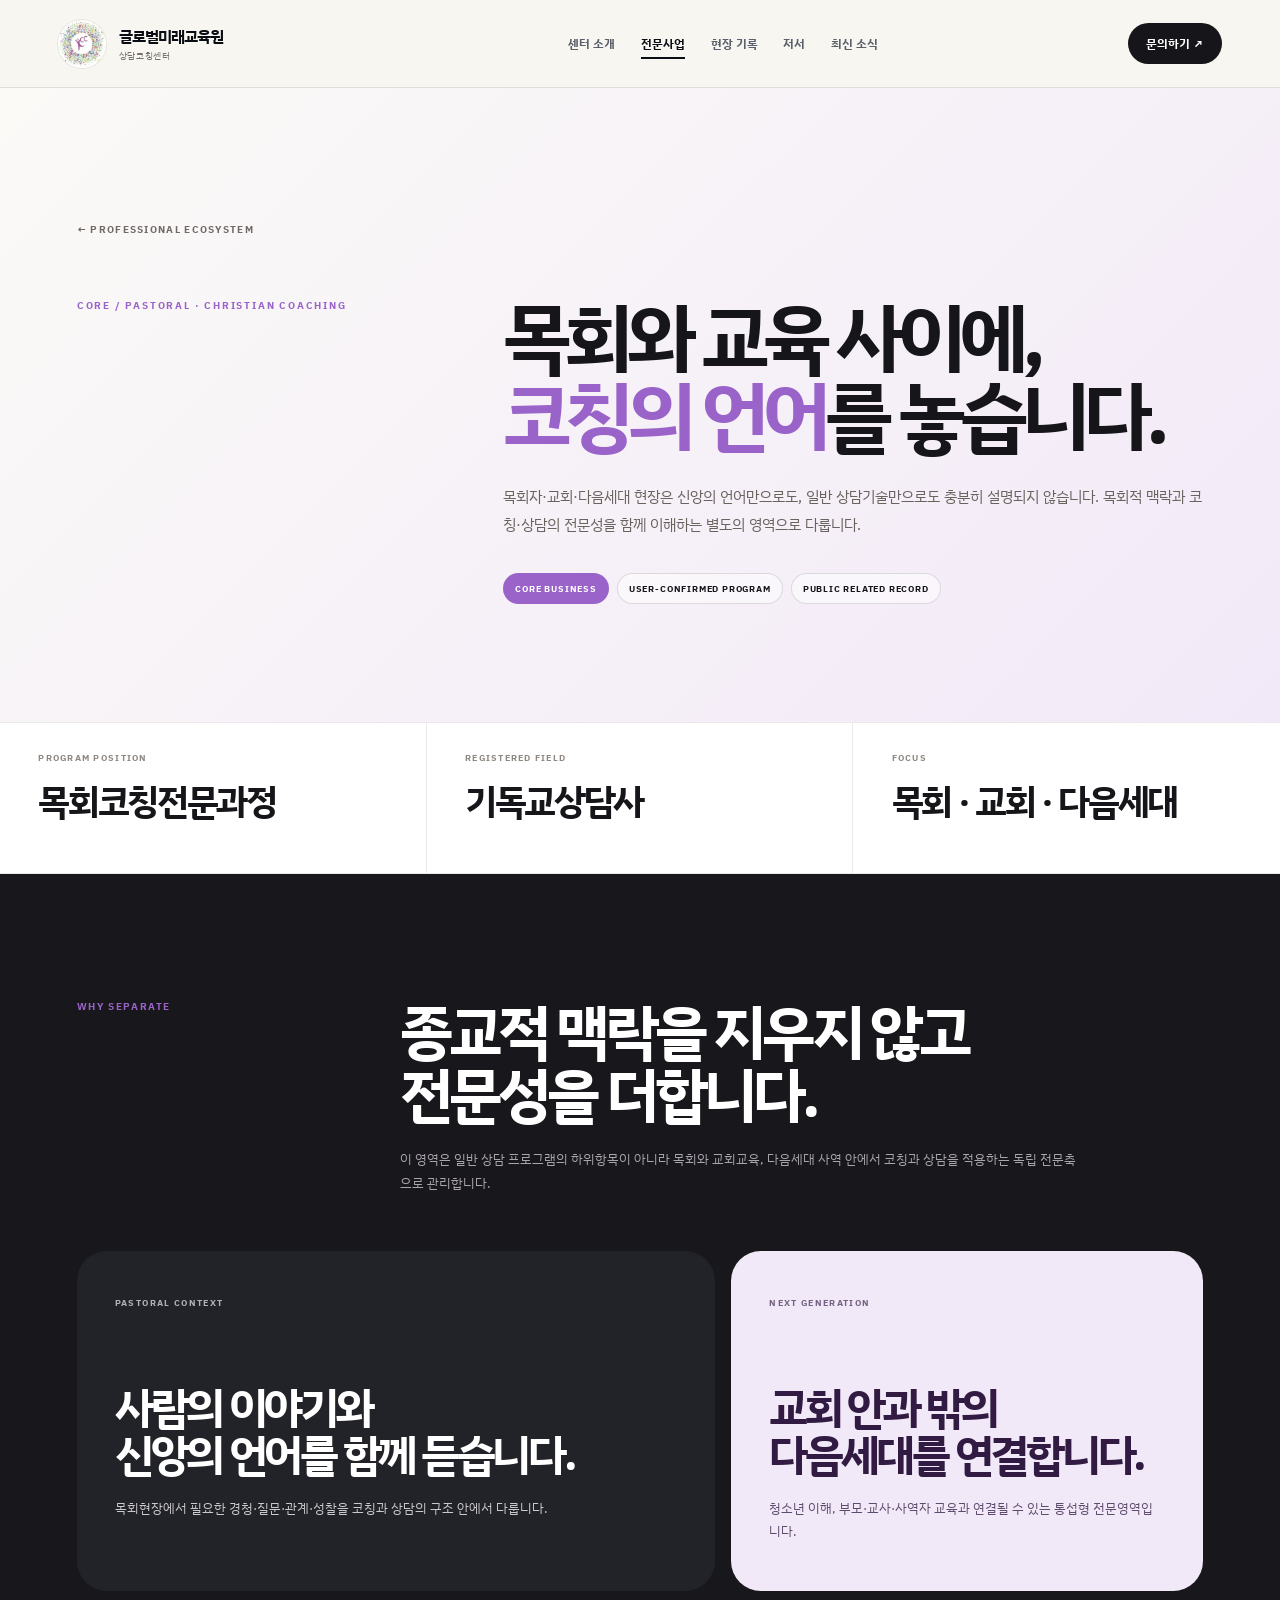
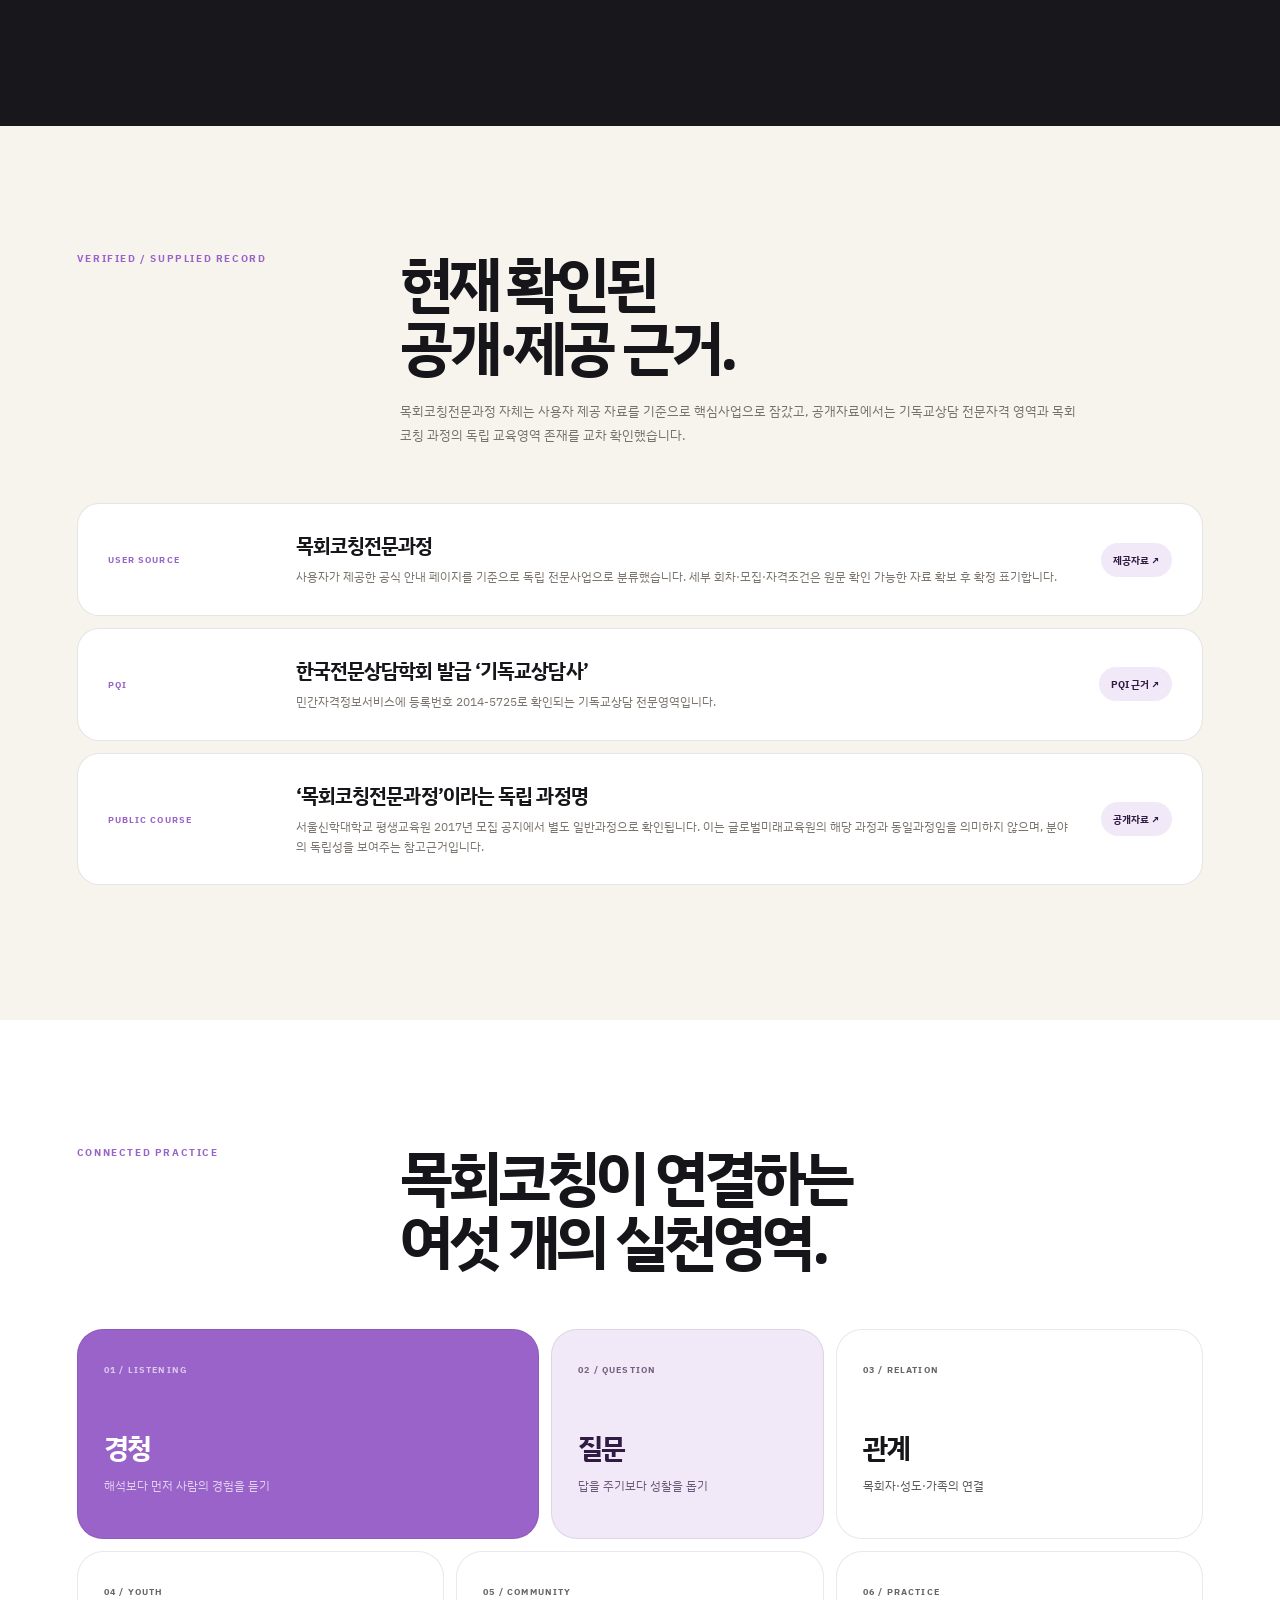
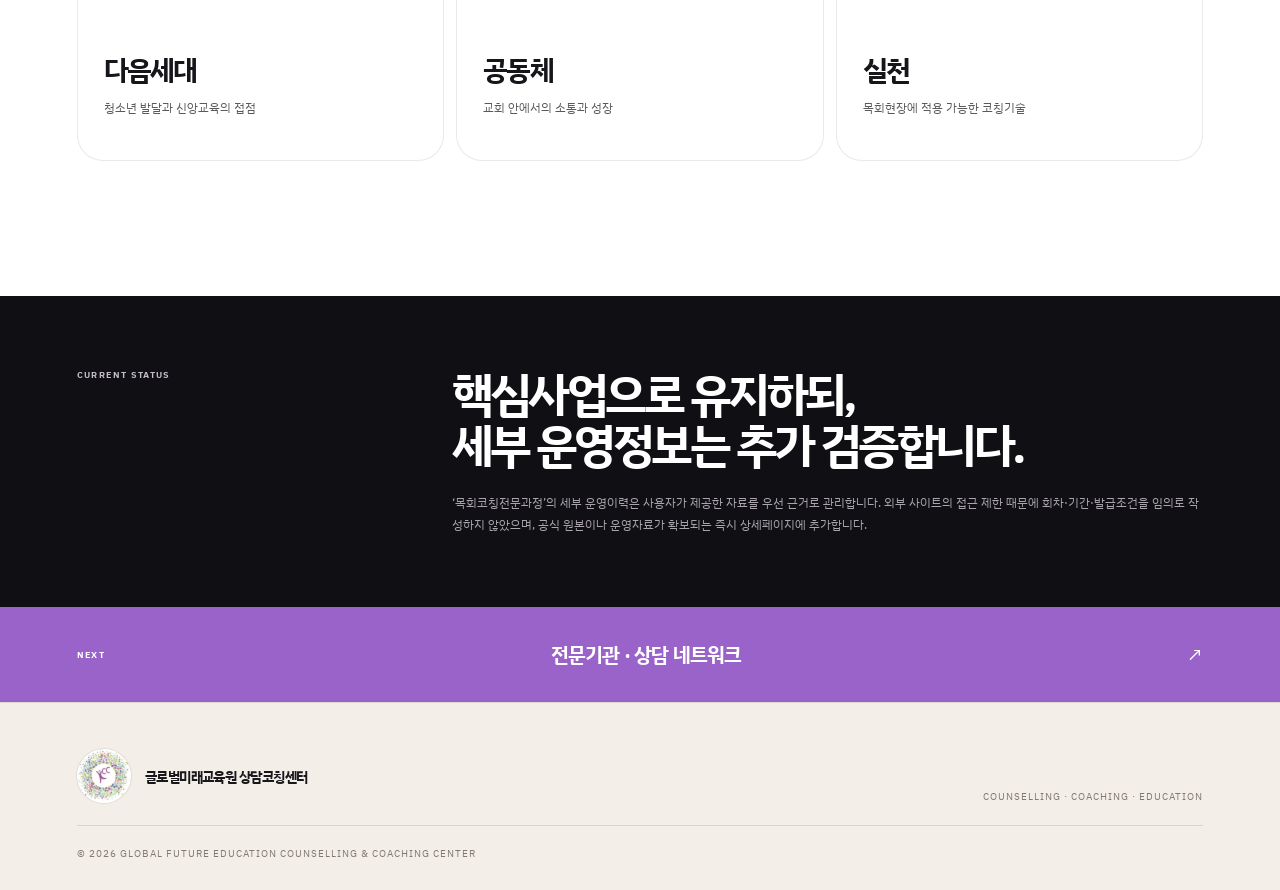
<file: programs/pastoral-coaching/index.html>
<!DOCTYPE html>
<html lang="ko"><head><meta charset="utf-8"/><meta content="width=device-width, initial-scale=1.0" name="viewport"/><meta content="#f2e9f8" name="theme-color"/><title>목회 · 기독교 코칭 | 글로벌미래교육원 상담코칭센터</title><meta content="목회자·교회·다음세대 현장에 상담과 코칭의 언어를 연결하는 글로벌미래교육원의 목회·기독교 코칭 전문영역." name="description"/><meta content="글로벌미래교육원 상담코칭센터" property="og:site_name"/><meta content="website" property="og:type"/><meta content="목회 · 기독교 코칭 | 글로벌미래교육원 상담코칭센터" property="og:title"/><meta content="목회·교회·다음세대 현장에 코칭과 상담을 연결합니다." property="og:description"/><meta content="https://gfec.rsedu.co.kr/programs/pastoral-coaching/" property="og:url"/><meta content="ko_KR" property="og:locale"/><meta content="https://gfec.rsedu.co.kr/assets/stress-lecture.webp" property="og:image"/><meta content="교육 현장" property="og:image:alt"/><meta content="summary_large_image" name="twitter:card"/><link href="https://gfec.rsedu.co.kr/programs/pastoral-coaching/" rel="canonical"/><link href="/favicon.svg" rel="icon" type="image/svg+xml"/><link href="/style.css" rel="stylesheet"/><link href="/ecosystem.css" rel="stylesheet"/><link href="/business.css" rel="stylesheet"/></head>
<body><a class="skip-link" href="#main-content">본문 바로가기</a><div class="portal-shell"><header class="portal-header"><a aria-label="글로벌미래교육원 상담코칭센터 홈" class="portal-brand" href="/"><span aria-hidden="true" class="portal-mark"><i></i><i></i><i></i><b></b></span><span><strong>글로벌미래교육원</strong><small>상담코칭센터</small></span></a><nav aria-label="주요 메뉴" class="portal-nav"><a href="/center/">센터 소개</a><a aria-current="page" class="is-active" href="/programs/">전문사업</a><a href="/archive/">현장 기록</a><a href="/books/">저서</a><a href="/news/">최신 소식</a></nav><a class="portal-contact" href="https://www.instagram.com/kwak_coach/" rel="noopener noreferrer" target="_blank">문의하기 ↗</a><button aria-controls="portal-mobile-nav" aria-expanded="false" aria-label="메뉴 열기" class="portal-menu-button" data-menu-button type="button">☰</button><nav aria-label="모바일 주요 메뉴" class="portal-mobile-nav" data-mobile-nav hidden id="portal-mobile-nav"><a href="/center/"><span>센터 소개</span><span>↗</span></a><a aria-current="page" href="/programs/"><span>전문사업</span><span>↗</span></a><a href="/archive/"><span>현장 기록</span><span>↗</span></a><a href="/books/"><span>저서</span><span>↗</span></a><a href="/news/"><span>최신 소식</span><span>↗</span></a></nav></header>
<main class="business-detail pastoral" id="main-content"><section class="business-hero"><a class="business-back" href="/programs/">← PROFESSIONAL ECOSYSTEM</a><div class="business-hero-grid"><span class="business-hero-kicker">CORE / PASTORAL · CHRISTIAN COACHING</span><div><h1>목회와 교육 사이에,<br/><em>코칭의 언어</em>를 놓습니다.</h1><p>목회자·교회·다음세대 현장은 신앙의 언어만으로도, 일반 상담기술만으로도 충분히 설명되지 않습니다. 목회적 맥락과 코칭·상담의 전문성을 함께 이해하는 별도의 영역으로 다룹니다.</p><div class="business-status"><span class="is-accent">CORE BUSINESS</span><span>USER-CONFIRMED PROGRAM</span><span>PUBLIC RELATED RECORD</span></div></div></div></section>
<section class="business-proof-rail"><div><small>PROGRAM POSITION</small><strong>목회코칭전문과정</strong></div><div><small>REGISTERED FIELD</small><strong>기독교상담사</strong></div><div><small>FOCUS</small><strong>목회 · 교회 · 다음세대</strong></div></section>
<section class="business-section is-dark"><div class="business-section-head"><span>WHY SEPARATE</span><div><h2>종교적 맥락을 지우지 않고<br/>전문성을 더합니다.</h2><p>이 영역은 일반 상담 프로그램의 하위항목이 아니라 목회와 교회교육, 다음세대 사역 안에서 코칭과 상담을 적용하는 독립 전문축으로 관리합니다.</p></div></div><div class="business-story"><article class="business-story-card is-dark"><small>PASTORAL CONTEXT</small><h3>사람의 이야기와<br/>신앙의 언어를 함께 듣습니다.</h3><p>목회현장에서 필요한 경청·질문·관계·성찰을 코칭과 상담의 구조 안에서 다룹니다.</p></article><article class="business-story-card"><small>NEXT GENERATION</small><h3>교회 안과 밖의<br/>다음세대를 연결합니다.</h3><p>청소년 이해, 부모·교사·사역자 교육과 연결될 수 있는 통섭형 전문영역입니다.</p></article></div></section>
<section class="business-section is-paper"><div class="business-section-head"><span>VERIFIED / SUPPLIED RECORD</span><div><h2>현재 확인된<br/>공개·제공 근거.</h2><p>목회코칭전문과정 자체는 사용자 제공 자료를 기준으로 핵심사업으로 잠갔고, 공개자료에서는 기독교상담 전문자격 영역과 목회코칭 과정의 독립 교육영역 존재를 교차 확인했습니다.</p></div></div><div class="business-records"><article class="business-record"><span>USER SOURCE</span><div><strong>목회코칭전문과정</strong><p>사용자가 제공한 공식 안내 페이지를 기준으로 독립 전문사업으로 분류했습니다. 세부 회차·모집·자격조건은 원문 확인 가능한 자료 확보 후 확정 표기합니다.</p></div><a href="http://hdts.or.kr/sub6_1.html#intro" rel="noopener noreferrer" target="_blank">제공자료 ↗</a></article><article class="business-record"><span>PQI</span><div><strong>한국전문상담학회 발급 ‘기독교상담사’</strong><p>민간자격정보서비스에 등록번호 2014-5725로 확인되는 기독교상담 전문영역입니다.</p></div><a href="https://www.pqi.or.kr/inf/qul/infQulBasDetail.do?qulId=14508" rel="noopener noreferrer" target="_blank">PQI 근거 ↗</a></article><article class="business-record"><span>PUBLIC COURSE</span><div><strong>‘목회코칭전문과정’이라는 독립 과정명</strong><p>서울신학대학교 평생교육원 2017년 모집 공지에서 별도 일반과정으로 확인됩니다. 이는 글로벌미래교육원의 해당 과정과 동일과정임을 의미하지 않으며, 분야의 독립성을 보여주는 참고근거입니다.</p></div><a href="https://pnuaa.net/ht_ml/w_06ed/6000.php?bbsid=notice&cafeid=&category=&keyfield=&keyword=&pageno=16&pagetype=&qstr=&ref_code=" rel="noopener noreferrer" target="_blank">공개자료 ↗</a></article></div></section>
<section class="business-section is-white"><div class="business-section-head"><span>CONNECTED PRACTICE</span><div><h2>목회코칭이 연결하는<br/>여섯 개의 실천영역.</h2></div></div><div class="business-map"><article><small>01 / LISTENING</small><h3>경청</h3><p>해석보다 먼저 사람의 경험을 듣기</p></article><article><small>02 / QUESTION</small><h3>질문</h3><p>답을 주기보다 성찰을 돕기</p></article><article><small>03 / RELATION</small><h3>관계</h3><p>목회자·성도·가족의 연결</p></article><article><small>04 / YOUTH</small><h3>다음세대</h3><p>청소년 발달과 신앙교육의 접점</p></article><article><small>05 / COMMUNITY</small><h3>공동체</h3><p>교회 안에서의 소통과 성장</p></article><article><small>06 / PRACTICE</small><h3>실천</h3><p>목회현장에 적용 가능한 코칭기술</p></article></div></section>
<section class="business-relation"><span>CURRENT STATUS</span><div><h2>핵심사업으로 유지하되,<br/>세부 운영정보는 추가 검증합니다.</h2><p>‘목회코칭전문과정’의 세부 운영이력은 사용자가 제공한 자료를 우선 근거로 관리합니다. 외부 사이트의 접근 제한 때문에 회차·기간·발급조건을 임의로 작성하지 않았으며, 공식 원본이나 운영자료가 확보되는 즉시 상세페이지에 추가합니다.</p></div></section><a class="business-next" href="/programs/professional-network/"><span>NEXT</span><strong>전문기관 · 상담 네트워크</strong><i>↗</i></a></main><footer class="portal-footer"><div><span aria-hidden="true" class="portal-mark"><i></i><i></i><i></i><b></b></span><strong>글로벌미래교육원 상담코칭센터</strong></div><p>COUNSELLING · COACHING · EDUCATION</p><small>© <span data-year>2026</span> GLOBAL FUTURE EDUCATION COUNSELLING &amp; COACHING CENTER</small></footer></div><script defer src="/app.js"></script></body></html>
</file>
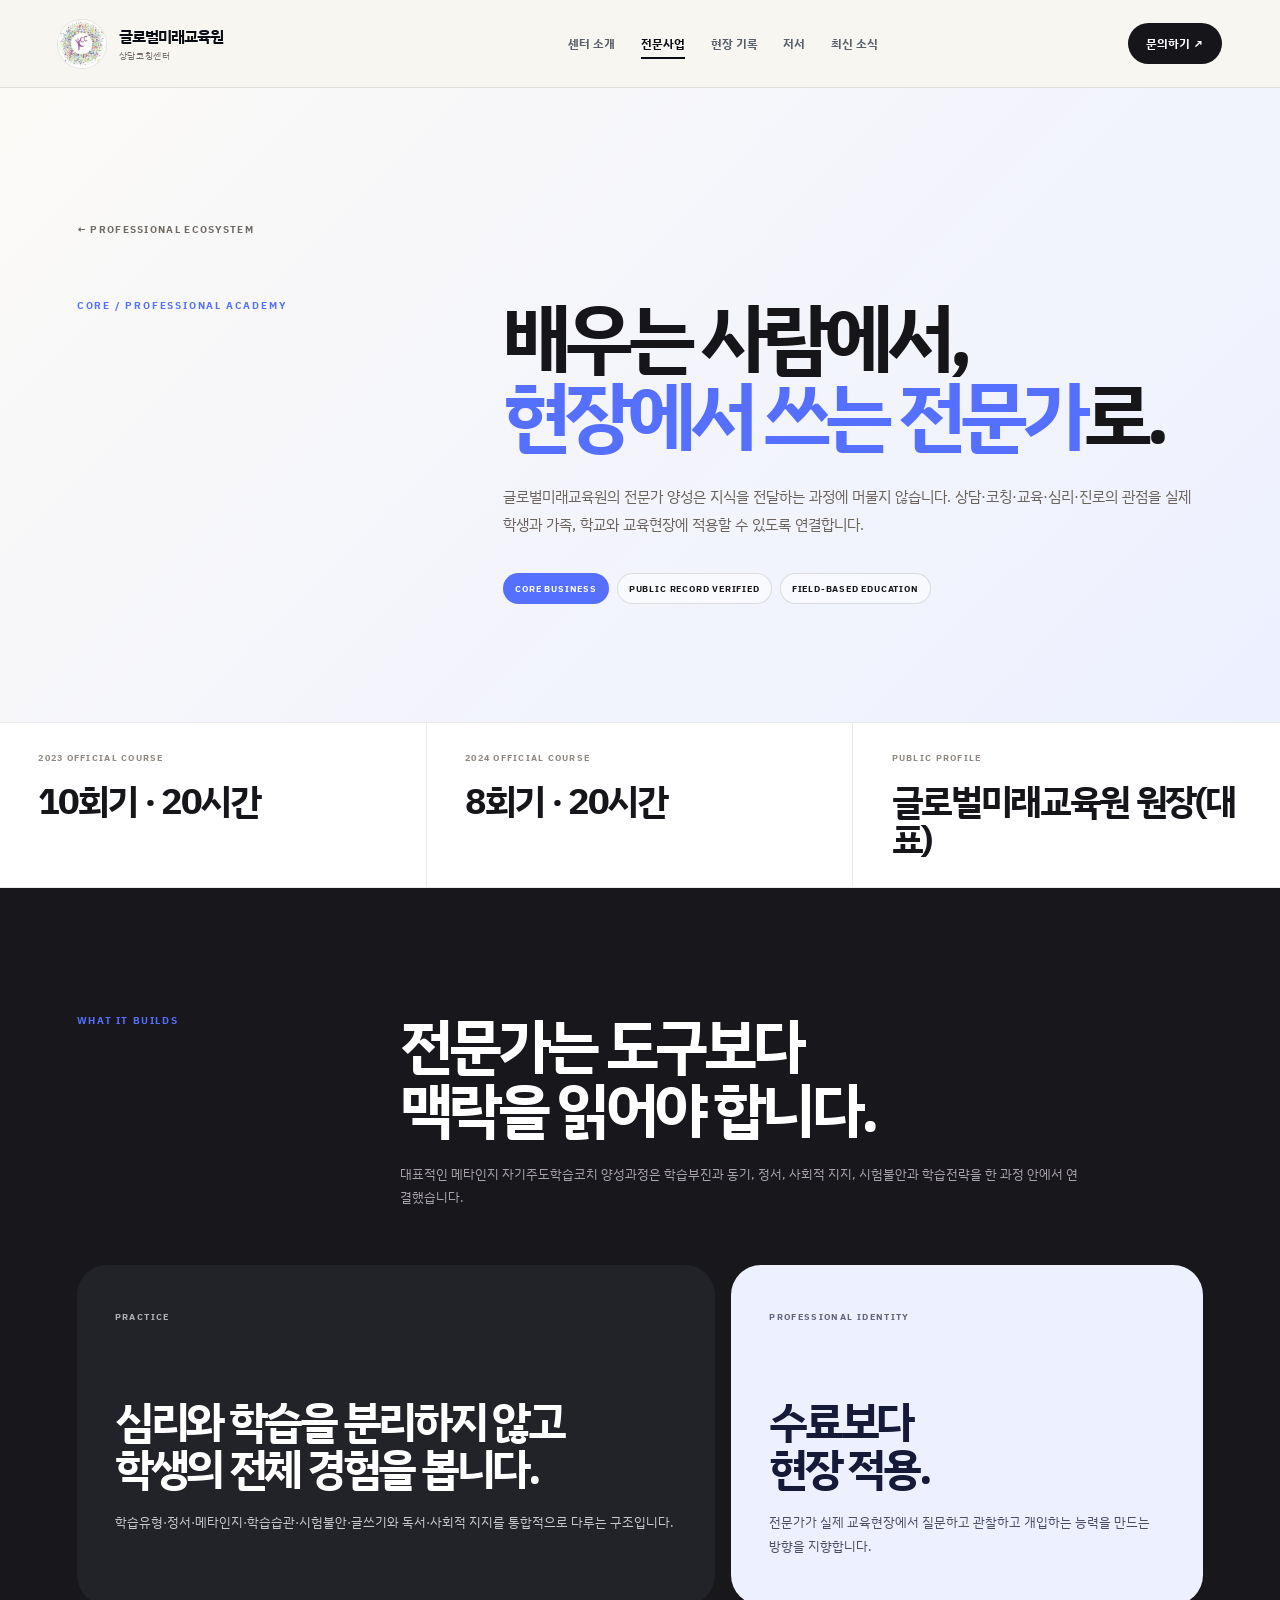
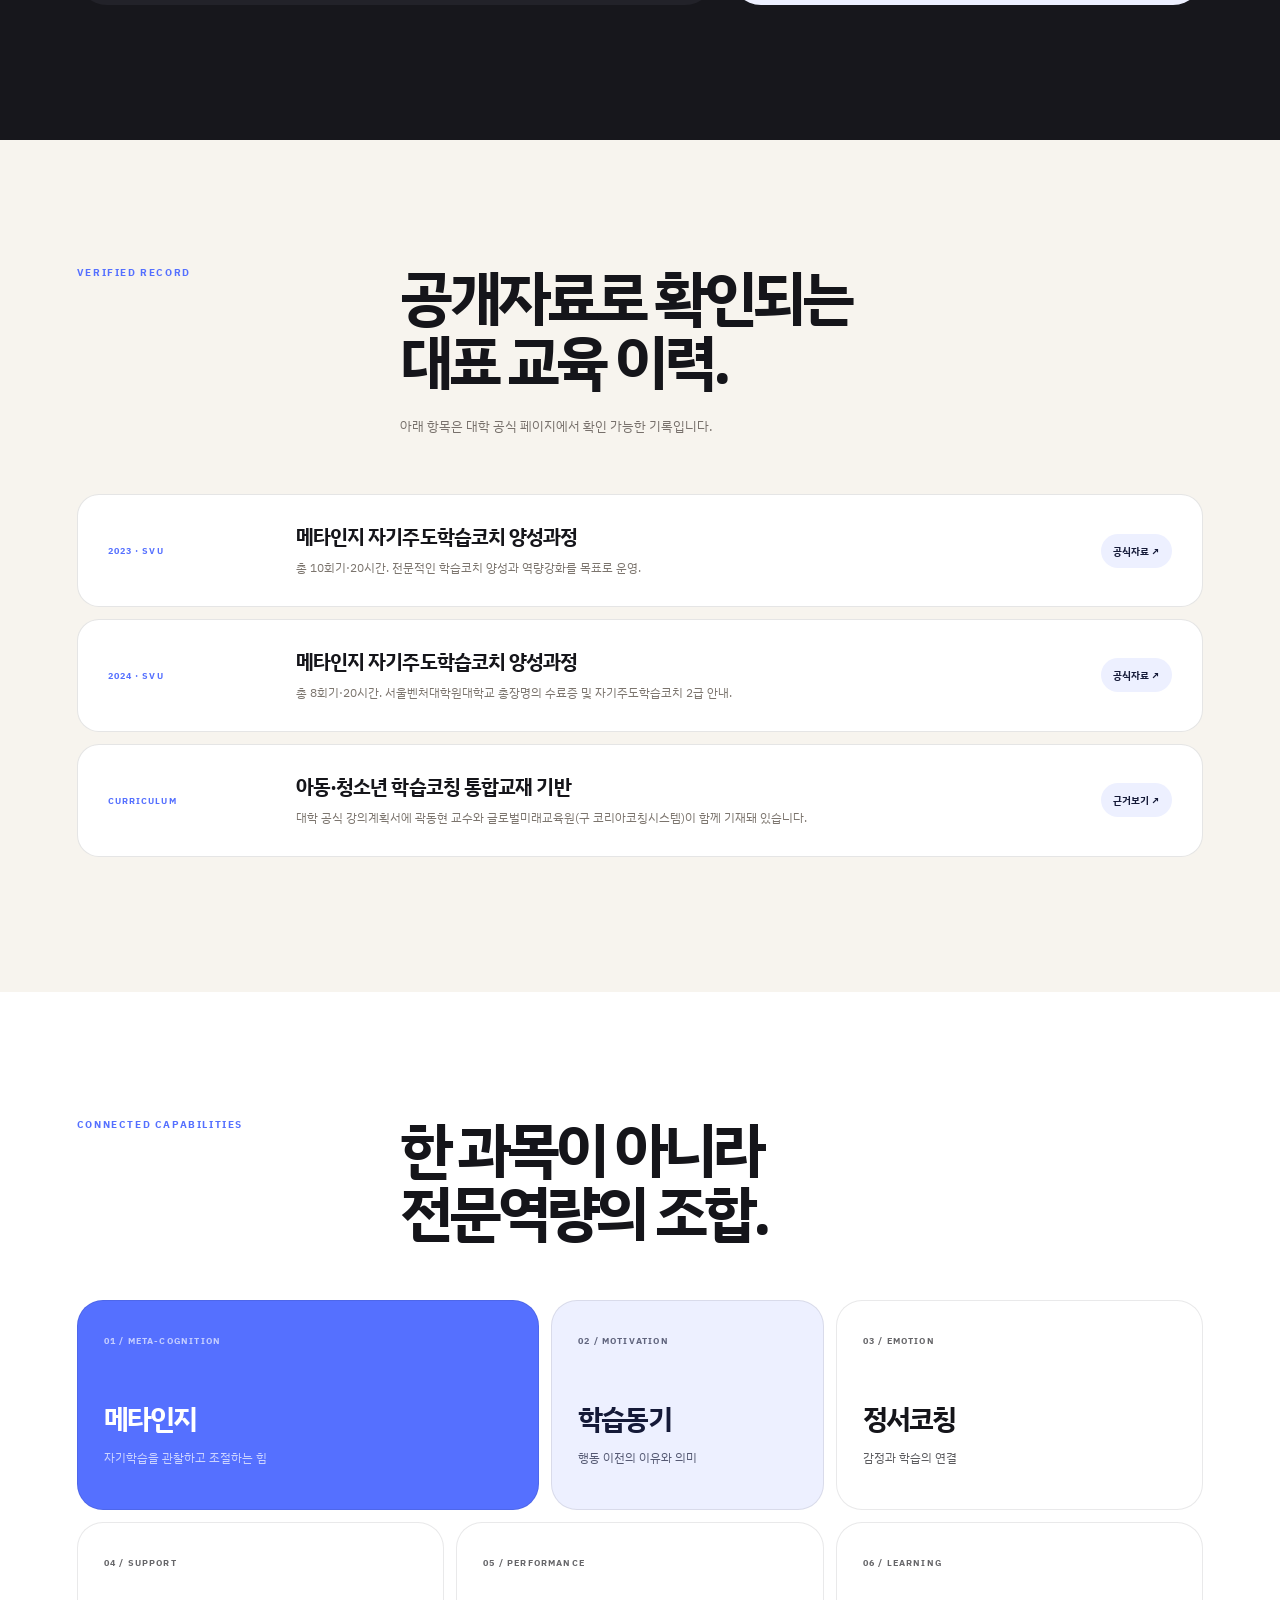
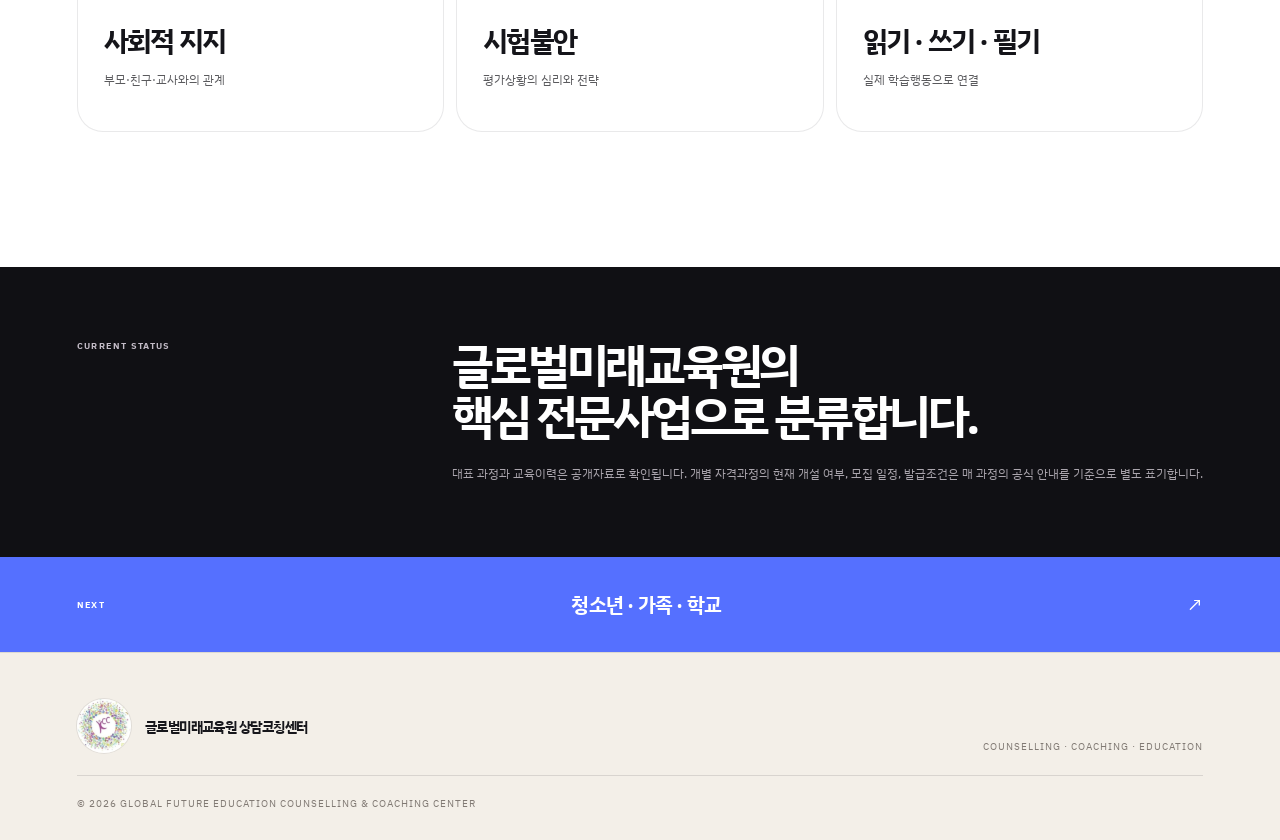
<file: programs/professional-academy/index.html>
<!DOCTYPE html>
<html lang="ko"><head><meta charset="utf-8"/><meta content="width=device-width, initial-scale=1.0" name="viewport"/><meta content="#edf0ff" name="theme-color"/><title>전문가 양성과정 | 글로벌미래교육원 상담코칭센터</title><meta content="상담·코칭·진로·학습·심리의 관점을 연결해 현장에서 활동할 전문가를 양성하는 글로벌미래교육원의 전문교육 축." name="description"/><meta content="글로벌미래교육원 상담코칭센터" property="og:site_name"/><meta content="website" property="og:type"/><meta content="전문가 양성과정 | 글로벌미래교육원 상담코칭센터" property="og:title"/><meta content="현장실천과 전문성을 연결하는 전문가 양성 생태계." property="og:description"/><meta content="https://gfec.rsedu.co.kr/programs/professional-academy/" property="og:url"/><meta content="ko_KR" property="og:locale"/><meta content="https://gfec.rsedu.co.kr/assets/career-camp.webp" property="og:image"/><meta content="교육 현장" property="og:image:alt"/><meta content="summary_large_image" name="twitter:card"/><link href="https://gfec.rsedu.co.kr/programs/professional-academy/" rel="canonical"/><link href="/favicon.svg" rel="icon" type="image/svg+xml"/><link href="/style.css" rel="stylesheet"/><link href="/ecosystem.css" rel="stylesheet"/><link href="/business.css" rel="stylesheet"/></head>
<body><a class="skip-link" href="#main-content">본문 바로가기</a><div class="portal-shell"><header class="portal-header"><a aria-label="글로벌미래교육원 상담코칭센터 홈" class="portal-brand" href="/"><span aria-hidden="true" class="portal-mark"><i></i><i></i><i></i><b></b></span><span><strong>글로벌미래교육원</strong><small>상담코칭센터</small></span></a><nav aria-label="주요 메뉴" class="portal-nav"><a href="/center/">센터 소개</a><a aria-current="page" class="is-active" href="/programs/">전문사업</a><a href="/archive/">현장 기록</a><a href="/books/">저서</a><a href="/news/">최신 소식</a></nav><a class="portal-contact" href="https://www.instagram.com/kwak_coach/" rel="noopener noreferrer" target="_blank">문의하기 ↗</a><button aria-controls="portal-mobile-nav" aria-expanded="false" aria-label="메뉴 열기" class="portal-menu-button" data-menu-button type="button">☰</button><nav aria-label="모바일 주요 메뉴" class="portal-mobile-nav" data-mobile-nav hidden id="portal-mobile-nav"><a href="/center/"><span>센터 소개</span><span>↗</span></a><a aria-current="page" href="/programs/"><span>전문사업</span><span>↗</span></a><a href="/archive/"><span>현장 기록</span><span>↗</span></a><a href="/books/"><span>저서</span><span>↗</span></a><a href="/news/"><span>최신 소식</span><span>↗</span></a></nav></header>
<main class="business-detail academy" id="main-content"><section class="business-hero"><a class="business-back" href="/programs/">← PROFESSIONAL ECOSYSTEM</a><div class="business-hero-grid"><span class="business-hero-kicker">CORE / PROFESSIONAL ACADEMY</span><div><h1>배우는 사람에서,<br/><em>현장에서 쓰는 전문가</em>로.</h1><p>글로벌미래교육원의 전문가 양성은 지식을 전달하는 과정에 머물지 않습니다. 상담·코칭·교육·심리·진로의 관점을 실제 학생과 가족, 학교와 교육현장에 적용할 수 있도록 연결합니다.</p><div class="business-status"><span class="is-accent">CORE BUSINESS</span><span>PUBLIC RECORD VERIFIED</span><span>FIELD-BASED EDUCATION</span></div></div></div></section>
<section class="business-proof-rail"><div><small>2023 OFFICIAL COURSE</small><strong>10회기 · 20시간</strong></div><div><small>2024 OFFICIAL COURSE</small><strong>8회기 · 20시간</strong></div><div><small>PUBLIC PROFILE</small><strong>글로벌미래교육원 원장(대표)</strong></div></section>
<section class="business-section is-dark"><div class="business-section-head"><span>WHAT IT BUILDS</span><div><h2>전문가는 도구보다<br/>맥락을 읽어야 합니다.</h2><p>대표적인 메타인지 자기주도학습코치 양성과정은 학습부진과 동기, 정서, 사회적 지지, 시험불안과 학습전략을 한 과정 안에서 연결했습니다.</p></div></div><div class="business-story"><article class="business-story-card is-dark"><small>PRACTICE</small><h3>심리와 학습을 분리하지 않고<br/>학생의 전체 경험을 봅니다.</h3><p>학습유형·정서·메타인지·학습습관·시험불안·글쓰기와 독서·사회적 지지를 통합적으로 다루는 구조입니다.</p></article><article class="business-story-card"><small>PROFESSIONAL IDENTITY</small><h3>수료보다<br/>현장 적용.</h3><p>전문가가 실제 교육현장에서 질문하고 관찰하고 개입하는 능력을 만드는 방향을 지향합니다.</p></article></div></section>
<section class="business-section is-paper"><div class="business-section-head"><span>VERIFIED RECORD</span><div><h2>공개자료로 확인되는<br/>대표 교육 이력.</h2><p>아래 항목은 대학 공식 페이지에서 확인 가능한 기록입니다.</p></div></div><div class="business-records"><article class="business-record"><span>2023 · SVU</span><div><strong>메타인지 자기주도학습코치 양성과정</strong><p>총 10회기·20시간. 전문적인 학습코치 양성과 역량강화를 목표로 운영.</p></div><a href="https://edu.svu.ac.kr/educate/special.php?category=&code=special&idx=413&ptype=view" rel="noopener noreferrer" target="_blank">공식자료 ↗</a></article><article class="business-record"><span>2024 · SVU</span><div><strong>메타인지 자기주도학습코치 양성과정</strong><p>총 8회기·20시간. 서울벤처대학원대학교 총장명의 수료증 및 자기주도학습코치 2급 안내.</p></div><a href="https://edu.svu.ac.kr/educate/special.php?category=&code=special&idx=440&ptype=view" rel="noopener noreferrer" target="_blank">공식자료 ↗</a></article><article class="business-record"><span>CURRICULUM</span><div><strong>아동·청소년 학습코칭 통합교재 기반</strong><p>대학 공식 강의계획서에 곽동현 교수와 글로벌미래교육원(구 코리아코칭시스템)이 함께 기재돼 있습니다.</p></div><a href="https://edu.svu.ac.kr/educate/special.php?category=&code=special&idx=413&ptype=view" rel="noopener noreferrer" target="_blank">근거보기 ↗</a></article></div></section>
<section class="business-section is-white"><div class="business-section-head"><span>CONNECTED CAPABILITIES</span><div><h2>한 과목이 아니라<br/>전문역량의 조합.</h2></div></div><div class="business-map"><article><small>01 / META-COGNITION</small><h3>메타인지</h3><p>자기학습을 관찰하고 조절하는 힘</p></article><article><small>02 / MOTIVATION</small><h3>학습동기</h3><p>행동 이전의 이유와 의미</p></article><article><small>03 / EMOTION</small><h3>정서코칭</h3><p>감정과 학습의 연결</p></article><article><small>04 / SUPPORT</small><h3>사회적 지지</h3><p>부모·친구·교사와의 관계</p></article><article><small>05 / PERFORMANCE</small><h3>시험불안</h3><p>평가상황의 심리와 전략</p></article><article><small>06 / LEARNING</small><h3>읽기 · 쓰기 · 필기</h3><p>실제 학습행동으로 연결</p></article></div></section>
<section class="business-relation"><span>CURRENT STATUS</span><div><h2>글로벌미래교육원의<br/>핵심 전문사업으로 분류합니다.</h2><p>대표 과정과 교육이력은 공개자료로 확인됩니다. 개별 자격과정의 현재 개설 여부, 모집 일정, 발급조건은 매 과정의 공식 안내를 기준으로 별도 표기합니다.</p></div></section><a class="business-next" href="/programs/youth-family-school/"><span>NEXT</span><strong>청소년 · 가족 · 학교</strong><i>↗</i></a></main><footer class="portal-footer"><div><span aria-hidden="true" class="portal-mark"><i></i><i></i><i></i><b></b></span><strong>글로벌미래교육원 상담코칭센터</strong></div><p>COUNSELLING · COACHING · EDUCATION</p><small>© <span data-year>2026</span> GLOBAL FUTURE EDUCATION COUNSELLING &amp; COACHING CENTER</small></footer></div><script defer src="/app.js"></script></body></html>
</file>
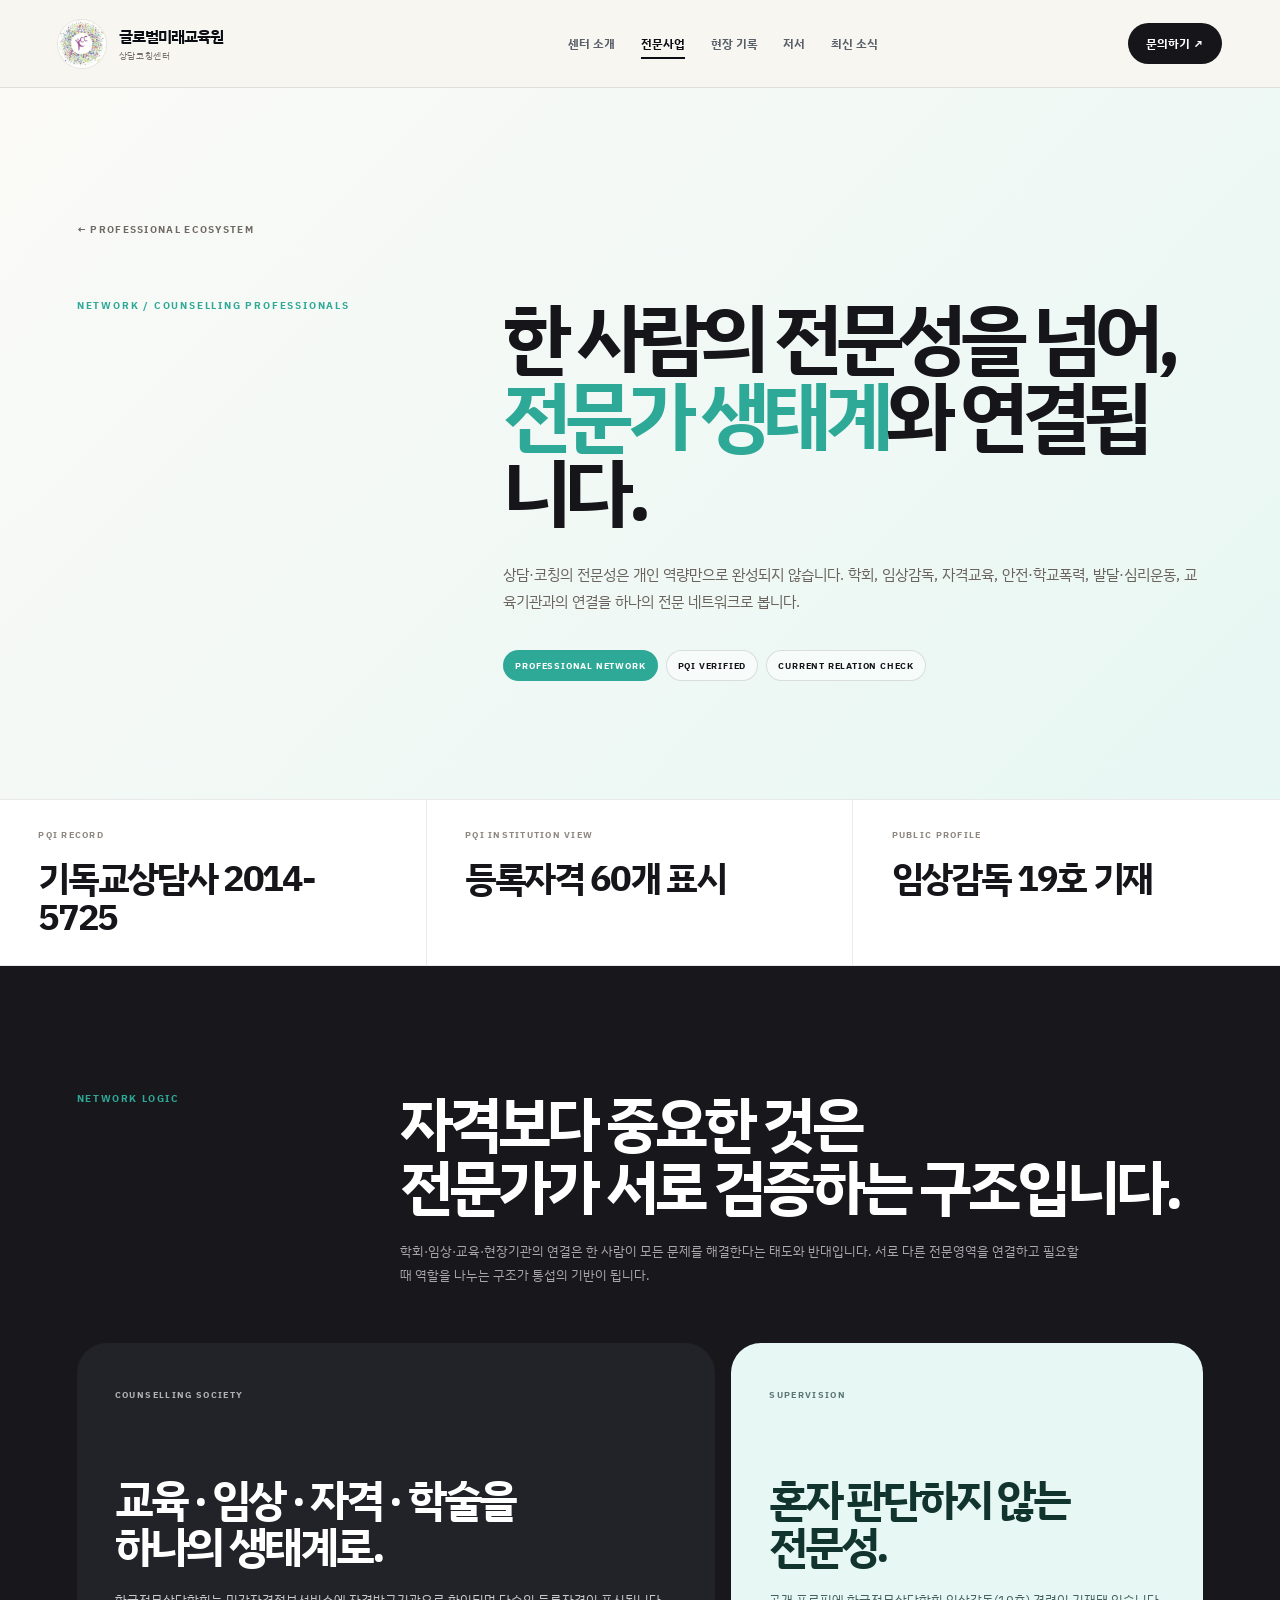
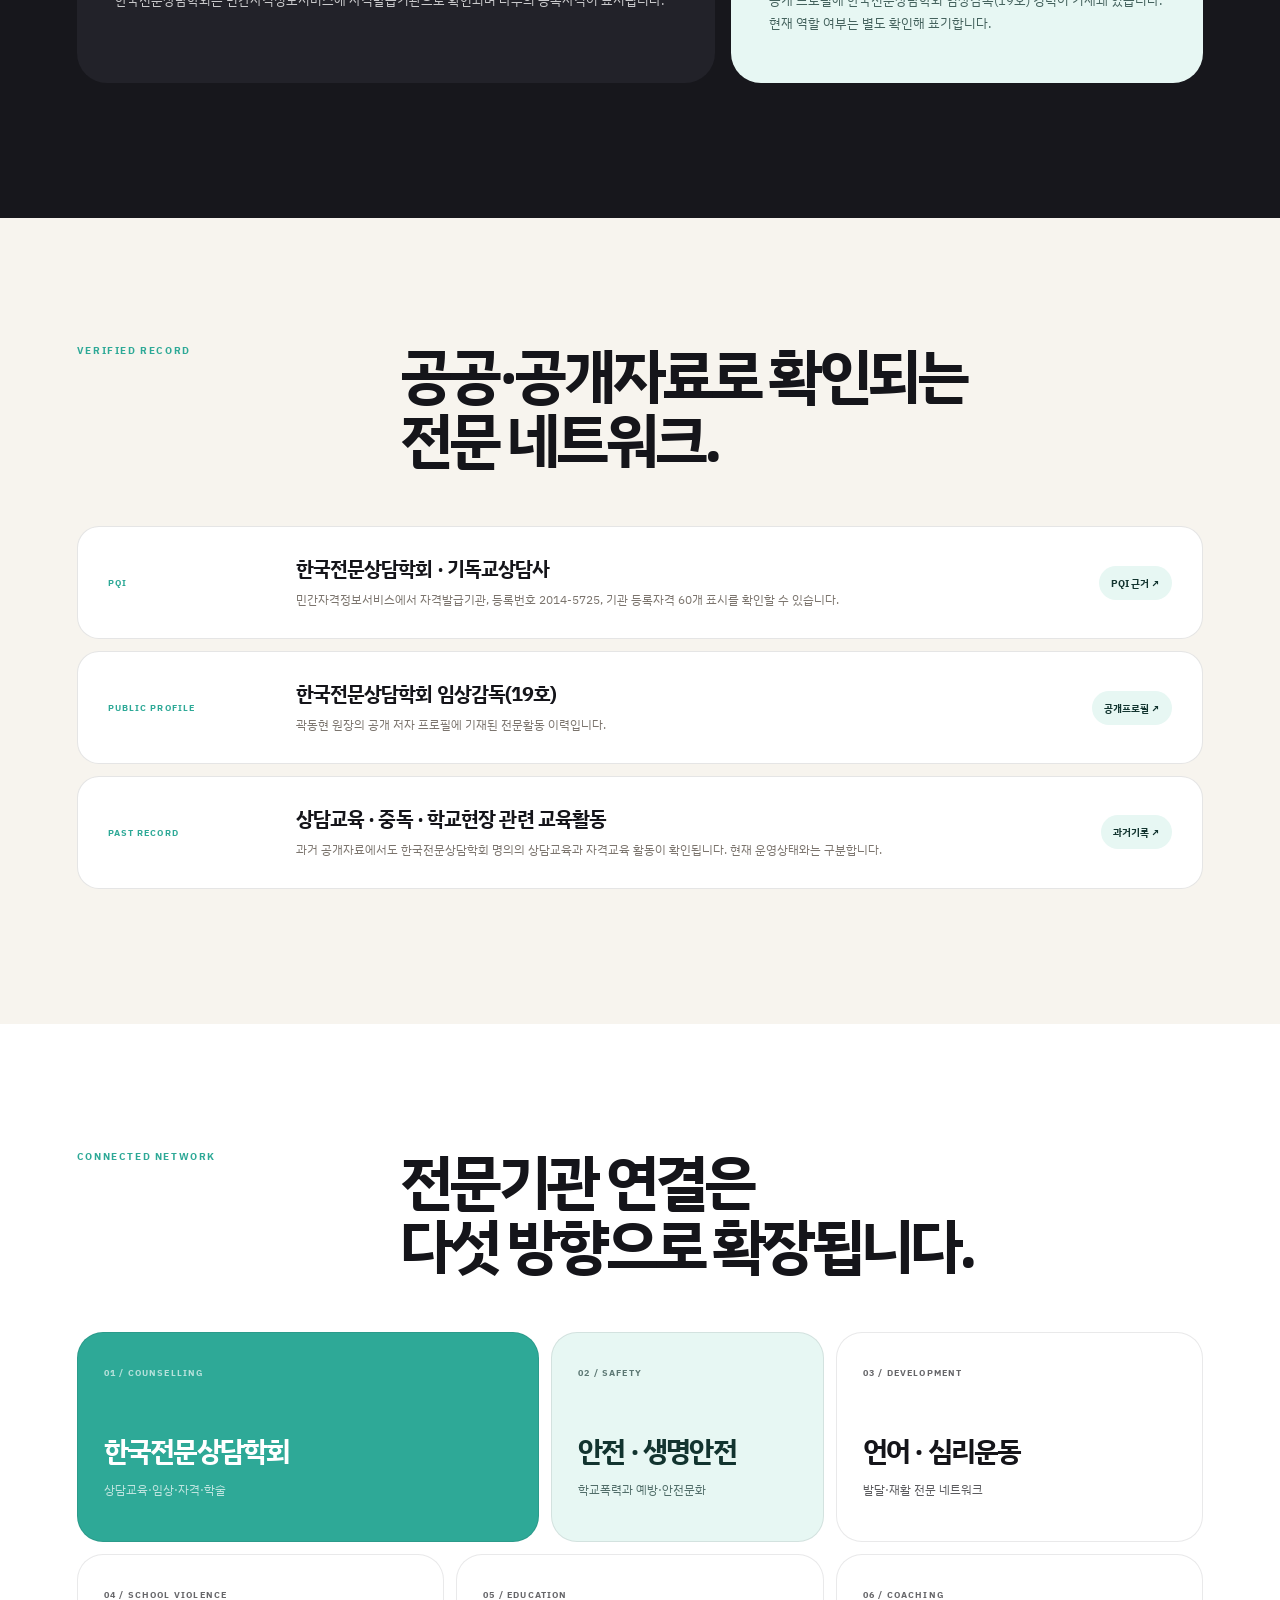
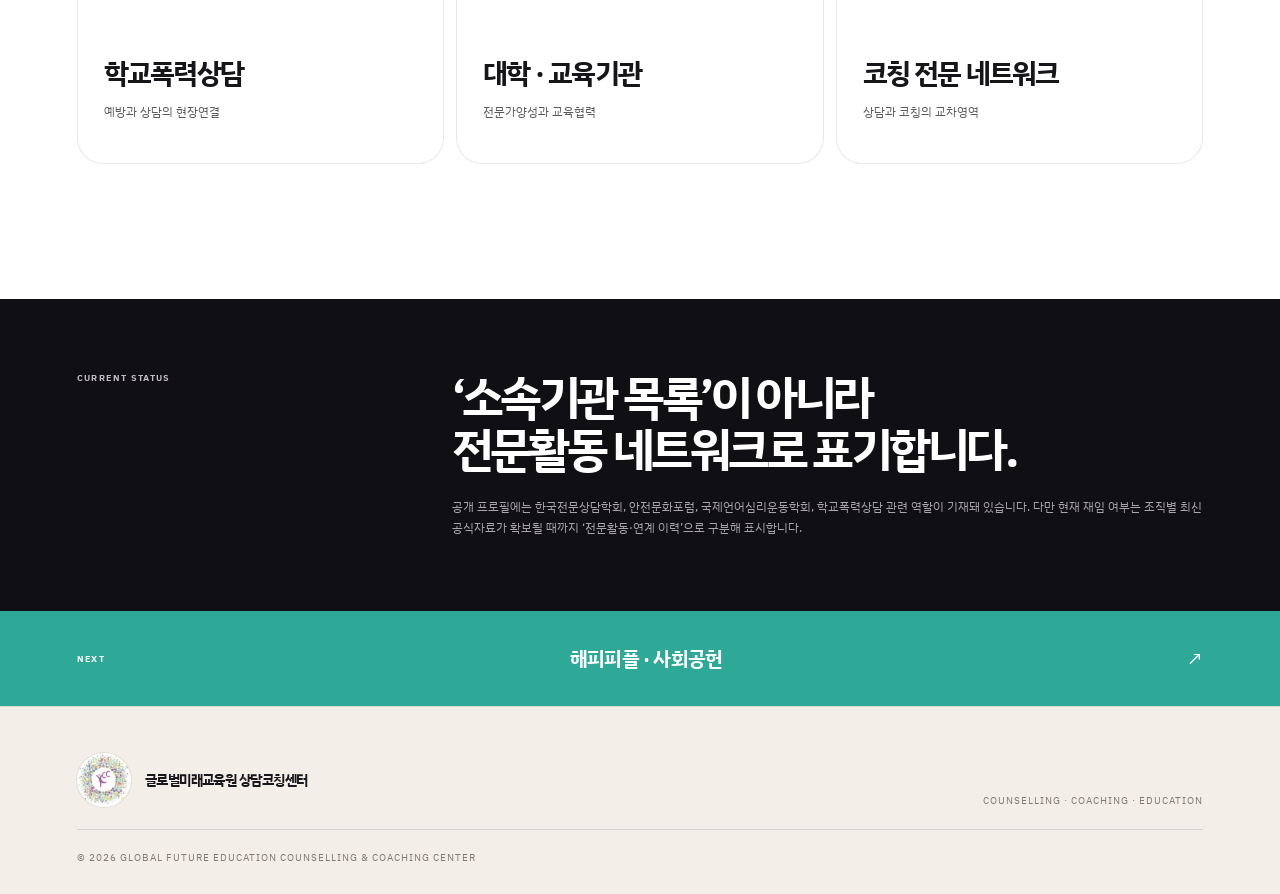
<file: programs/professional-network/index.html>
<!DOCTYPE html>
<html lang="ko"><head><meta charset="utf-8"/><meta content="width=device-width, initial-scale=1.0" name="viewport"/><meta content="#e7f7f3" name="theme-color"/><title>전문기관 · 상담 네트워크 | 글로벌미래교육원 상담코칭센터</title><meta content="한국전문상담학회, 임상감독, 안전·학교폭력, 언어·심리운동, 교육기관 협력으로 이어지는 전문 네트워크." name="description"/><meta content="글로벌미래교육원 상담코칭센터" property="og:site_name"/><meta content="website" property="og:type"/><meta content="전문기관 · 상담 네트워크 | 글로벌미래교육원 상담코칭센터" property="og:title"/><meta content="전문성은 한 조직 안에 머물지 않고 학회와 전문기관 네트워크로 확장됩니다." property="og:description"/><meta content="https://gfec.rsedu.co.kr/programs/professional-network/" property="og:url"/><meta content="ko_KR" property="og:locale"/><meta content="https://gfec.rsedu.co.kr/assets/stress-lecture.webp" property="og:image"/><meta content="교육 현장" property="og:image:alt"/><meta content="summary_large_image" name="twitter:card"/><link href="https://gfec.rsedu.co.kr/programs/professional-network/" rel="canonical"/><link href="/favicon.svg" rel="icon" type="image/svg+xml"/><link href="/style.css" rel="stylesheet"/><link href="/ecosystem.css" rel="stylesheet"/><link href="/business.css" rel="stylesheet"/></head>
<body><a class="skip-link" href="#main-content">본문 바로가기</a><div class="portal-shell"><header class="portal-header"><a aria-label="글로벌미래교육원 상담코칭센터 홈" class="portal-brand" href="/"><span aria-hidden="true" class="portal-mark"><i></i><i></i><i></i><b></b></span><span><strong>글로벌미래교육원</strong><small>상담코칭센터</small></span></a><nav aria-label="주요 메뉴" class="portal-nav"><a href="/center/">센터 소개</a><a aria-current="page" class="is-active" href="/programs/">전문사업</a><a href="/archive/">현장 기록</a><a href="/books/">저서</a><a href="/news/">최신 소식</a></nav><a class="portal-contact" href="https://www.instagram.com/kwak_coach/" rel="noopener noreferrer" target="_blank">문의하기 ↗</a><button aria-controls="portal-mobile-nav" aria-expanded="false" aria-label="메뉴 열기" class="portal-menu-button" data-menu-button type="button">☰</button><nav aria-label="모바일 주요 메뉴" class="portal-mobile-nav" data-mobile-nav hidden id="portal-mobile-nav"><a href="/center/"><span>센터 소개</span><span>↗</span></a><a aria-current="page" href="/programs/"><span>전문사업</span><span>↗</span></a><a href="/archive/"><span>현장 기록</span><span>↗</span></a><a href="/books/"><span>저서</span><span>↗</span></a><a href="/news/"><span>최신 소식</span><span>↗</span></a></nav></header>
<main class="business-detail network" id="main-content"><section class="business-hero"><a class="business-back" href="/programs/">← PROFESSIONAL ECOSYSTEM</a><div class="business-hero-grid"><span class="business-hero-kicker">NETWORK / COUNSELLING PROFESSIONALS</span><div><h1>한 사람의 전문성을 넘어,<br/><em>전문가 생태계</em>와 연결됩니다.</h1><p>상담·코칭의 전문성은 개인 역량만으로 완성되지 않습니다. 학회, 임상감독, 자격교육, 안전·학교폭력, 발달·심리운동, 교육기관과의 연결을 하나의 전문 네트워크로 봅니다.</p><div class="business-status"><span class="is-accent">PROFESSIONAL NETWORK</span><span>PQI VERIFIED</span><span>CURRENT RELATION CHECK</span></div></div></div></section>
<section class="business-proof-rail"><div><small>PQI RECORD</small><strong>기독교상담사 2014-5725</strong></div><div><small>PQI INSTITUTION VIEW</small><strong>등록자격 60개 표시</strong></div><div><small>PUBLIC PROFILE</small><strong>임상감독 19호 기재</strong></div></section>
<section class="business-section is-dark"><div class="business-section-head"><span>NETWORK LOGIC</span><div><h2>자격보다 중요한 것은<br/>전문가가 서로 검증하는 구조입니다.</h2><p>학회·임상·교육·현장기관의 연결은 한 사람이 모든 문제를 해결한다는 태도와 반대입니다. 서로 다른 전문영역을 연결하고 필요할 때 역할을 나누는 구조가 통섭의 기반이 됩니다.</p></div></div><div class="business-story"><article class="business-story-card is-dark"><small>COUNSELLING SOCIETY</small><h3>교육 · 임상 · 자격 · 학술을<br/>하나의 생태계로.</h3><p>한국전문상담학회는 민간자격정보서비스에 자격발급기관으로 확인되며 다수의 등록자격이 표시됩니다.</p></article><article class="business-story-card"><small>SUPERVISION</small><h3>혼자 판단하지 않는<br/>전문성.</h3><p>공개 프로필에 한국전문상담학회 임상감독(19호) 경력이 기재돼 있습니다. 현재 역할 여부는 별도 확인해 표기합니다.</p></article></div></section>
<section class="business-section is-paper"><div class="business-section-head"><span>VERIFIED RECORD</span><div><h2>공공·공개자료로 확인되는<br/>전문 네트워크.</h2></div></div><div class="business-records"><article class="business-record"><span>PQI</span><div><strong>한국전문상담학회 · 기독교상담사</strong><p>민간자격정보서비스에서 자격발급기관, 등록번호 2014-5725, 기관 등록자격 60개 표시를 확인할 수 있습니다.</p></div><a href="https://www.pqi.or.kr/inf/qul/infQulBasDetail.do?qulId=14508" rel="noopener noreferrer" target="_blank">PQI 근거 ↗</a></article><article class="business-record"><span>PUBLIC PROFILE</span><div><strong>한국전문상담학회 임상감독(19호)</strong><p>곽동현 원장의 공개 저자 프로필에 기재된 전문활동 이력입니다.</p></div><a href="https://www.yes24.com/product/author/444667" rel="noopener noreferrer" target="_blank">공개프로필 ↗</a></article><article class="business-record"><span>PAST RECORD</span><div><strong>상담교육 · 중독 · 학교현장 관련 교육활동</strong><p>과거 공개자료에서도 한국전문상담학회 명의의 상담교육과 자격교육 활동이 확인됩니다. 현재 운영상태와는 구분합니다.</p></div><a href="https://www.pgak.net/webchon.layout/board/white2022/view.asp?boarddetailseq=150688&boardid=A7460&boardmasterseq=337&page=20&skin=white2022" rel="noopener noreferrer" target="_blank">과거기록 ↗</a></article></div></section>
<section class="business-section is-white"><div class="business-section-head"><span>CONNECTED NETWORK</span><div><h2>전문기관 연결은<br/>다섯 방향으로 확장됩니다.</h2></div></div><div class="business-map"><article><small>01 / COUNSELLING</small><h3>한국전문상담학회</h3><p>상담교육·임상·자격·학술</p></article><article><small>02 / SAFETY</small><h3>안전 · 생명안전</h3><p>학교폭력과 예방·안전문화</p></article><article><small>03 / DEVELOPMENT</small><h3>언어 · 심리운동</h3><p>발달·재활 전문 네트워크</p></article><article><small>04 / SCHOOL VIOLENCE</small><h3>학교폭력상담</h3><p>예방과 상담의 현장연결</p></article><article><small>05 / EDUCATION</small><h3>대학 · 교육기관</h3><p>전문가양성과 교육협력</p></article><article><small>06 / COACHING</small><h3>코칭 전문 네트워크</h3><p>상담과 코칭의 교차영역</p></article></div></section>
<section class="business-relation"><span>CURRENT STATUS</span><div><h2>‘소속기관 목록’이 아니라<br/>전문활동 네트워크로 표기합니다.</h2><p>공개 프로필에는 한국전문상담학회, 안전문화포럼, 국제언어심리운동학회, 학교폭력상담 관련 역할이 기재돼 있습니다. 다만 현재 재임 여부는 조직별 최신 공식자료가 확보될 때까지 ‘전문활동·연계 이력’으로 구분해 표시합니다.</p></div></section><a class="business-next" href="/programs/social-impact/"><span>NEXT</span><strong>해피피플 · 사회공헌</strong><i>↗</i></a></main><footer class="portal-footer"><div><span aria-hidden="true" class="portal-mark"><i></i><i></i><i></i><b></b></span><strong>글로벌미래교육원 상담코칭센터</strong></div><p>COUNSELLING · COACHING · EDUCATION</p><small>© <span data-year>2026</span> GLOBAL FUTURE EDUCATION COUNSELLING &amp; COACHING CENTER</small></footer></div><script defer src="/app.js"></script></body></html>
</file>
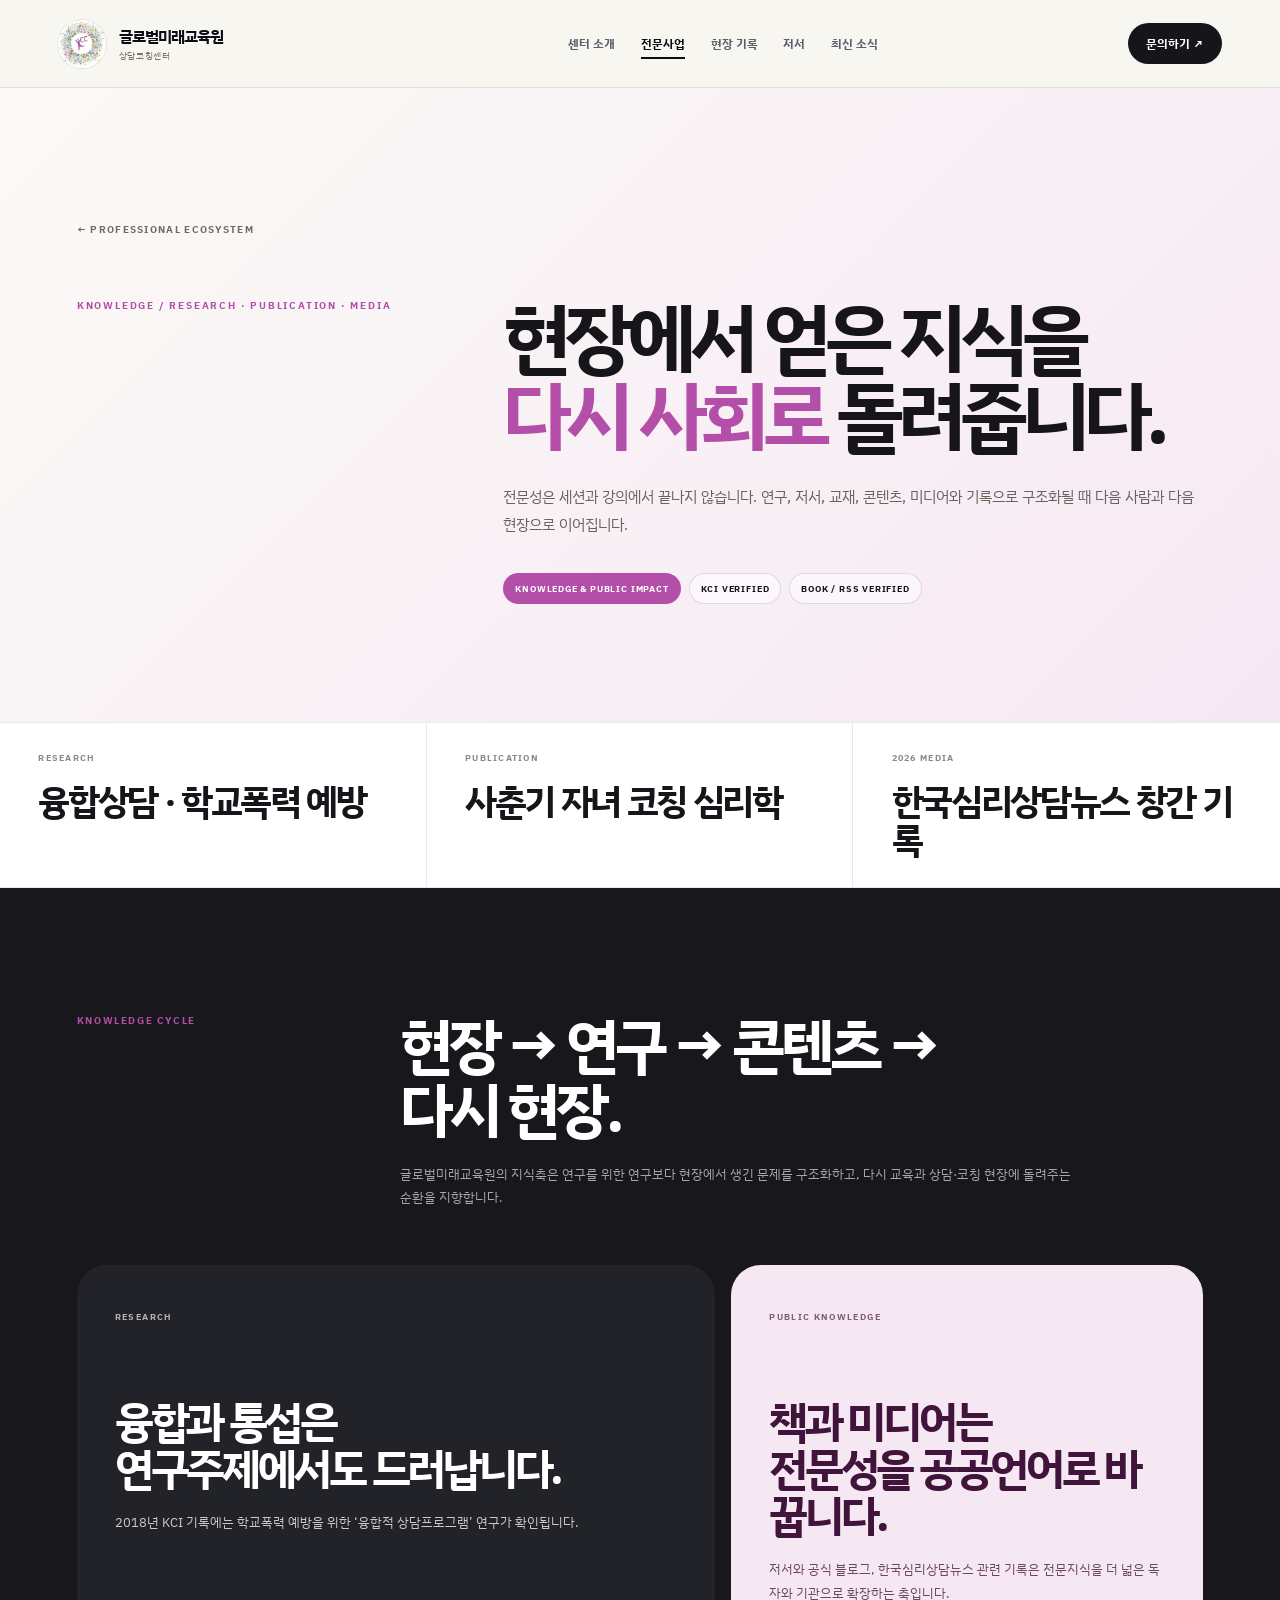
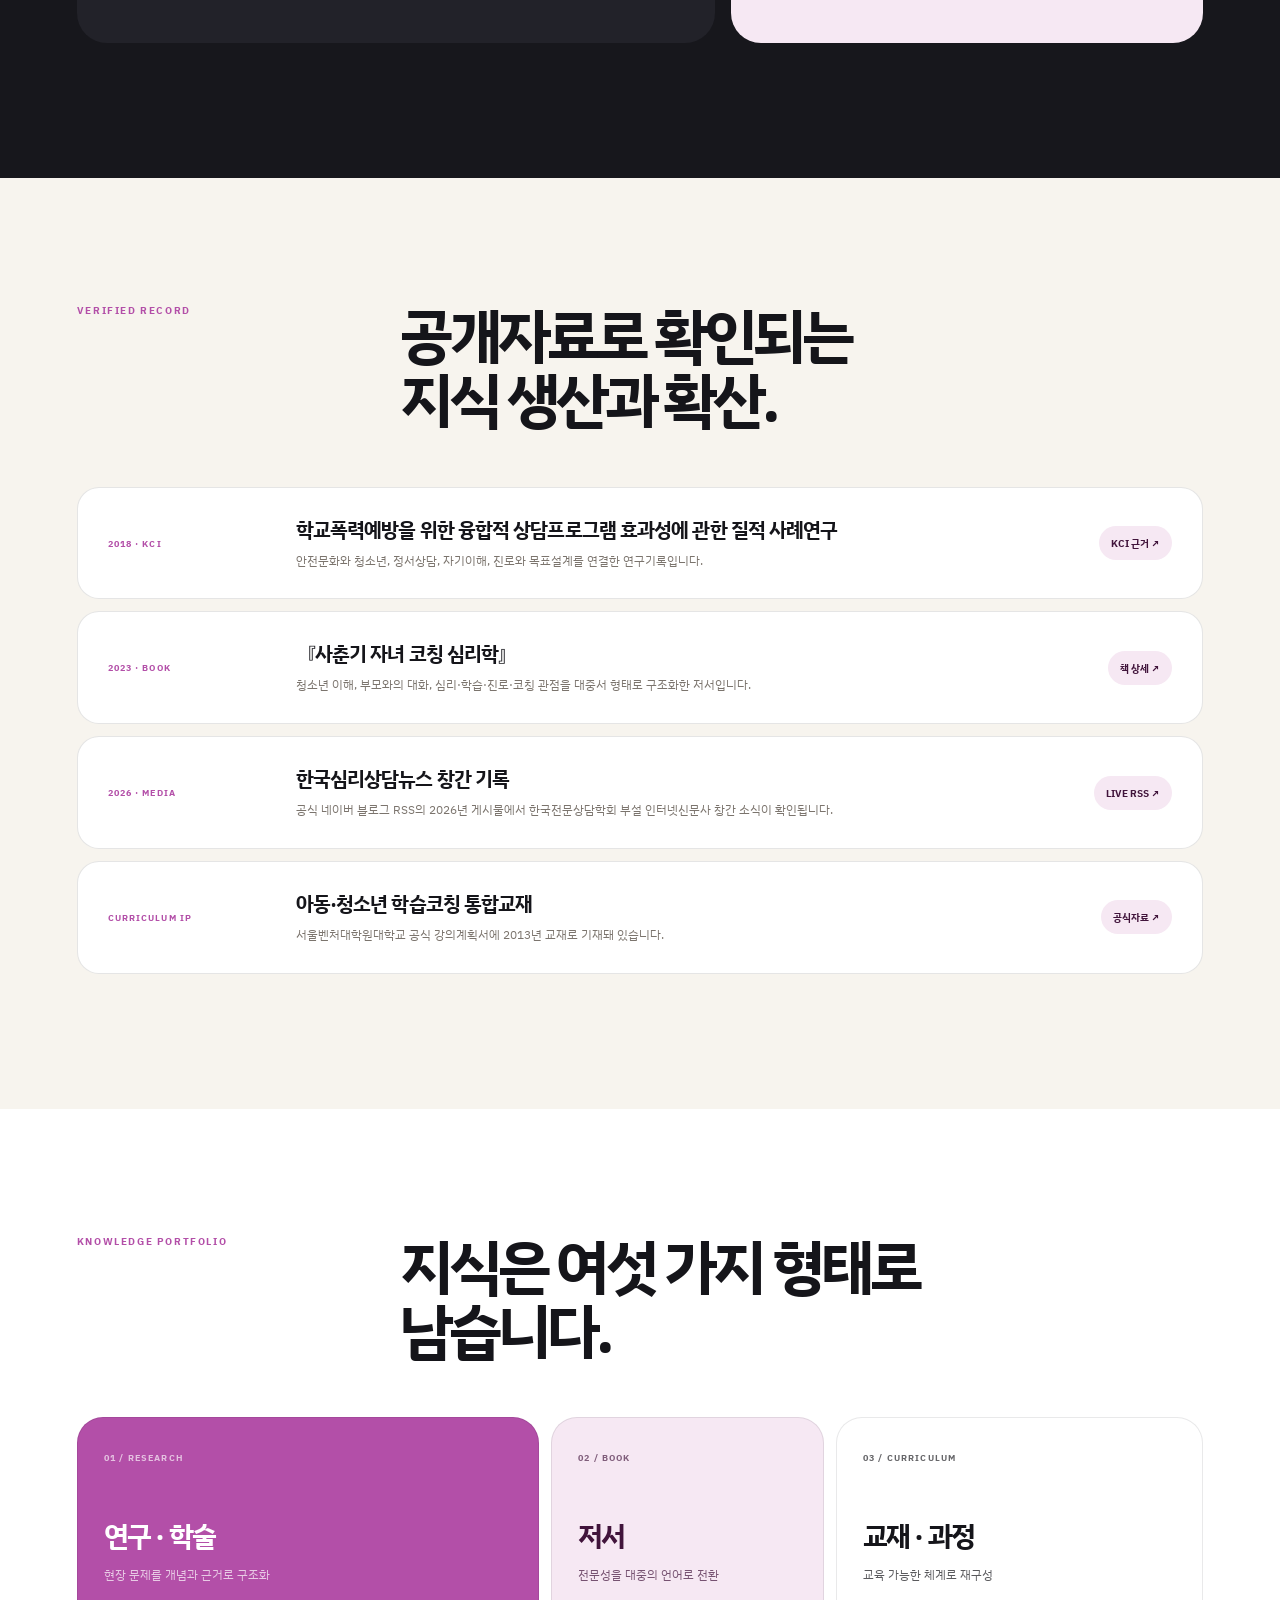
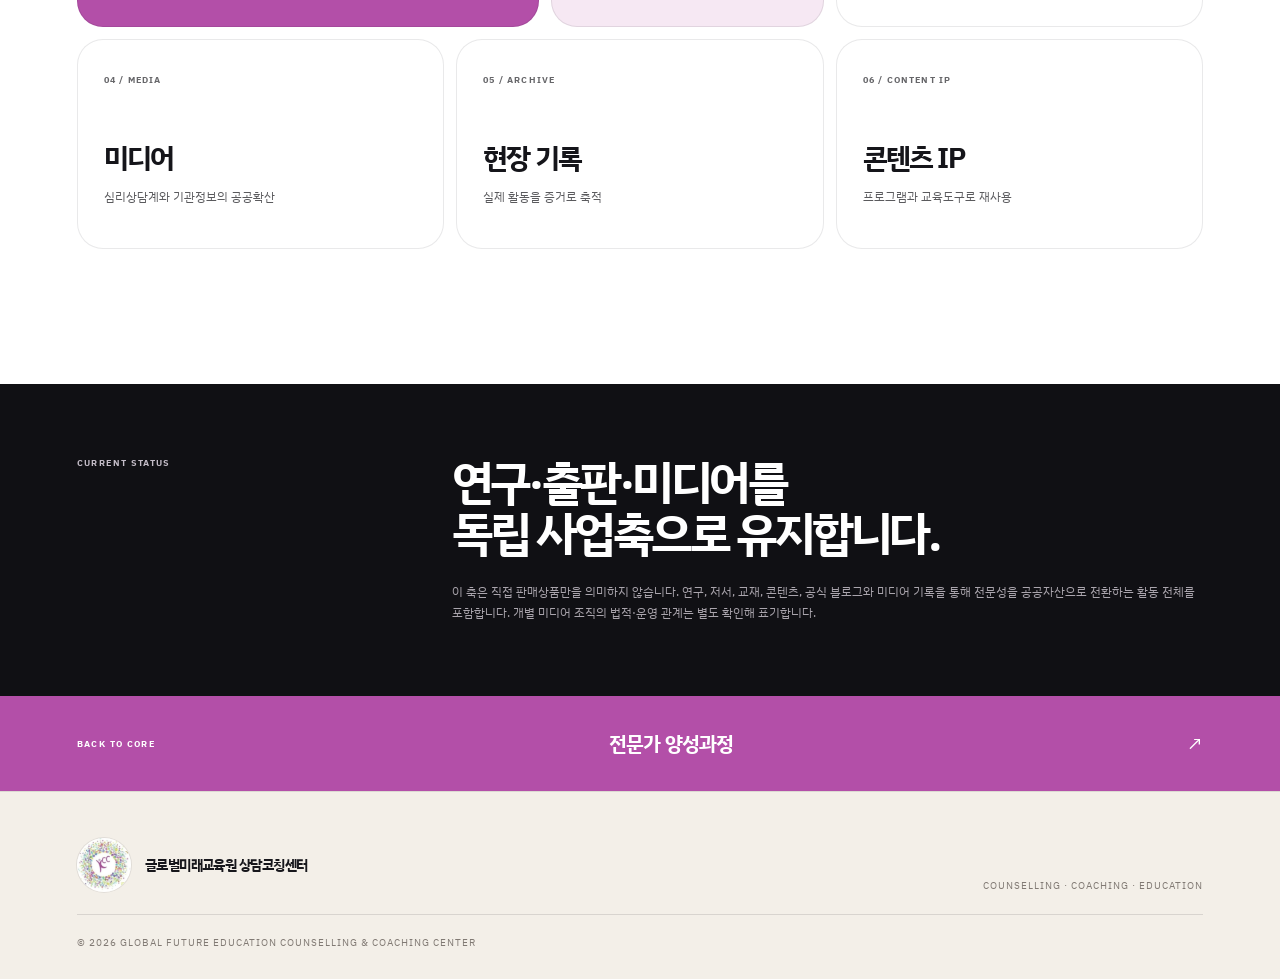
<file: programs/research-publication/index.html>
<!DOCTYPE html>
<html lang="ko"><head><meta charset="utf-8"/><meta content="width=device-width, initial-scale=1.0" name="viewport"/><meta content="#f6e8f3" name="theme-color"/><title>연구 · 출판 · 미디어 | 글로벌미래교육원 상담코칭센터</title><meta content="현장경험을 연구·저서·교재·교육콘텐츠·미디어로 확장하는 글로벌미래교육원의 지식·공공확산 축." name="description"/><meta content="글로벌미래교육원 상담코칭센터" property="og:site_name"/><meta content="website" property="og:type"/><meta content="연구 · 출판 · 미디어 | 글로벌미래교육원 상담코칭센터" property="og:title"/><meta content="현장에서 얻은 지식을 연구와 출판, 미디어로 다시 사회에 돌려줍니다." property="og:description"/><meta content="https://gfec.rsedu.co.kr/programs/research-publication/" property="og:url"/><meta content="ko_KR" property="og:locale"/><meta content="https://gfec.rsedu.co.kr/assets/sachungi-coaching-psychology-cover.webp" property="og:image"/><meta content="사춘기 자녀 코칭 심리학 표지" property="og:image:alt"/><meta content="summary_large_image" name="twitter:card"/><link href="https://gfec.rsedu.co.kr/programs/research-publication/" rel="canonical"/><link href="/favicon.svg" rel="icon" type="image/svg+xml"/><link href="/style.css" rel="stylesheet"/><link href="/ecosystem.css" rel="stylesheet"/><link href="/business.css" rel="stylesheet"/></head>
<body><a class="skip-link" href="#main-content">본문 바로가기</a><div class="portal-shell"><header class="portal-header"><a aria-label="글로벌미래교육원 상담코칭센터 홈" class="portal-brand" href="/"><span aria-hidden="true" class="portal-mark"><i></i><i></i><i></i><b></b></span><span><strong>글로벌미래교육원</strong><small>상담코칭센터</small></span></a><nav aria-label="주요 메뉴" class="portal-nav"><a href="/center/">센터 소개</a><a aria-current="page" class="is-active" href="/programs/">전문사업</a><a href="/archive/">현장 기록</a><a href="/books/">저서</a><a href="/news/">최신 소식</a></nav><a class="portal-contact" href="https://www.instagram.com/kwak_coach/" rel="noopener noreferrer" target="_blank">문의하기 ↗</a><button aria-controls="portal-mobile-nav" aria-expanded="false" aria-label="메뉴 열기" class="portal-menu-button" data-menu-button type="button">☰</button><nav aria-label="모바일 주요 메뉴" class="portal-mobile-nav" data-mobile-nav hidden id="portal-mobile-nav"><a href="/center/"><span>센터 소개</span><span>↗</span></a><a aria-current="page" href="/programs/"><span>전문사업</span><span>↗</span></a><a href="/archive/"><span>현장 기록</span><span>↗</span></a><a href="/books/"><span>저서</span><span>↗</span></a><a href="/news/"><span>최신 소식</span><span>↗</span></a></nav></header>
<main class="business-detail knowledge" id="main-content"><section class="business-hero"><a class="business-back" href="/programs/">← PROFESSIONAL ECOSYSTEM</a><div class="business-hero-grid"><span class="business-hero-kicker">KNOWLEDGE / RESEARCH · PUBLICATION · MEDIA</span><div><h1>현장에서 얻은 지식을<br/><em>다시 사회로</em> 돌려줍니다.</h1><p>전문성은 세션과 강의에서 끝나지 않습니다. 연구, 저서, 교재, 콘텐츠, 미디어와 기록으로 구조화될 때 다음 사람과 다음 현장으로 이어집니다.</p><div class="business-status"><span class="is-accent">KNOWLEDGE & PUBLIC IMPACT</span><span>KCI VERIFIED</span><span>BOOK / RSS VERIFIED</span></div></div></div></section>
<section class="business-proof-rail"><div><small>RESEARCH</small><strong>융합상담 · 학교폭력 예방</strong></div><div><small>PUBLICATION</small><strong>사춘기 자녀 코칭 심리학</strong></div><div><small>2026 MEDIA</small><strong>한국심리상담뉴스 창간 기록</strong></div></section>
<section class="business-section is-dark"><div class="business-section-head"><span>KNOWLEDGE CYCLE</span><div><h2>현장 → 연구 → 콘텐츠 →<br/>다시 현장.</h2><p>글로벌미래교육원의 지식축은 연구를 위한 연구보다 현장에서 생긴 문제를 구조화하고, 다시 교육과 상담·코칭 현장에 돌려주는 순환을 지향합니다.</p></div></div><div class="business-story"><article class="business-story-card is-dark"><small>RESEARCH</small><h3>융합과 통섭은<br/>연구주제에서도 드러납니다.</h3><p>2018년 KCI 기록에는 학교폭력 예방을 위한 ‘융합적 상담프로그램’ 연구가 확인됩니다.</p></article><article class="business-story-card"><small>PUBLIC KNOWLEDGE</small><h3>책과 미디어는<br/>전문성을 공공언어로 바꿉니다.</h3><p>저서와 공식 블로그, 한국심리상담뉴스 관련 기록은 전문지식을 더 넓은 독자와 기관으로 확장하는 축입니다.</p></article></div></section>
<section class="business-section is-paper"><div class="business-section-head"><span>VERIFIED RECORD</span><div><h2>공개자료로 확인되는<br/>지식 생산과 확산.</h2></div></div><div class="business-records"><article class="business-record"><span>2018 · KCI</span><div><strong>학교폭력예방을 위한 융합적 상담프로그램 효과성에 관한 질적 사례연구</strong><p>안전문화와 청소년, 정서상담, 자기이해, 진로와 목표설계를 연결한 연구기록입니다.</p></div><a href="https://www.kci.go.kr/kciportal/ci/sereArticleSearch/ciSereArtiView.kci?sereArticleSearchBean.artiId=ART002375018" rel="noopener noreferrer" target="_blank">KCI 근거 ↗</a></article><article class="business-record"><span>2023 · BOOK</span><div><strong>『사춘기 자녀 코칭 심리학』</strong><p>청소년 이해, 부모와의 대화, 심리·학습·진로·코칭 관점을 대중서 형태로 구조화한 저서입니다.</p></div><a href="/books/sachungi-coaching-psychology/">책 상세 ↗</a></article><article class="business-record"><span>2026 · MEDIA</span><div><strong>한국심리상담뉴스 창간 기록</strong><p>공식 네이버 블로그 RSS의 2026년 게시물에서 한국전문상담학회 부설 인터넷신문사 창간 소식이 확인됩니다.</p></div><a href="/news/">LIVE RSS ↗</a></article><article class="business-record"><span>CURRICULUM IP</span><div><strong>아동·청소년 학습코칭 통합교재</strong><p>서울벤처대학원대학교 공식 강의계획서에 2013년 교재로 기재돼 있습니다.</p></div><a href="https://edu.svu.ac.kr/educate/special.php?category=&code=special&idx=413&ptype=view" rel="noopener noreferrer" target="_blank">공식자료 ↗</a></article></div></section>
<section class="business-section is-white"><div class="business-section-head"><span>KNOWLEDGE PORTFOLIO</span><div><h2>지식은 여섯 가지 형태로<br/>남습니다.</h2></div></div><div class="business-map"><article><small>01 / RESEARCH</small><h3>연구 · 학술</h3><p>현장 문제를 개념과 근거로 구조화</p></article><article><small>02 / BOOK</small><h3>저서</h3><p>전문성을 대중의 언어로 전환</p></article><article><small>03 / CURRICULUM</small><h3>교재 · 과정</h3><p>교육 가능한 체계로 재구성</p></article><article><small>04 / MEDIA</small><h3>미디어</h3><p>심리상담계와 기관정보의 공공확산</p></article><article><small>05 / ARCHIVE</small><h3>현장 기록</h3><p>실제 활동을 증거로 축적</p></article><article><small>06 / CONTENT IP</small><h3>콘텐츠 IP</h3><p>프로그램과 교육도구로 재사용</p></article></div></section>
<section class="business-relation"><span>CURRENT STATUS</span><div><h2>연구·출판·미디어를<br/>독립 사업축으로 유지합니다.</h2><p>이 축은 직접 판매상품만을 의미하지 않습니다. 연구, 저서, 교재, 콘텐츠, 공식 블로그와 미디어 기록을 통해 전문성을 공공자산으로 전환하는 활동 전체를 포함합니다. 개별 미디어 조직의 법적·운영 관계는 별도 확인해 표기합니다.</p></div></section><a class="business-next" href="/programs/professional-academy/"><span>BACK TO CORE</span><strong>전문가 양성과정</strong><i>↗</i></a></main><footer class="portal-footer"><div><span aria-hidden="true" class="portal-mark"><i></i><i></i><i></i><b></b></span><strong>글로벌미래교육원 상담코칭센터</strong></div><p>COUNSELLING · COACHING · EDUCATION</p><small>© <span data-year>2026</span> GLOBAL FUTURE EDUCATION COUNSELLING &amp; COACHING CENTER</small></footer></div><script defer src="/app.js"></script></body></html>
</file>
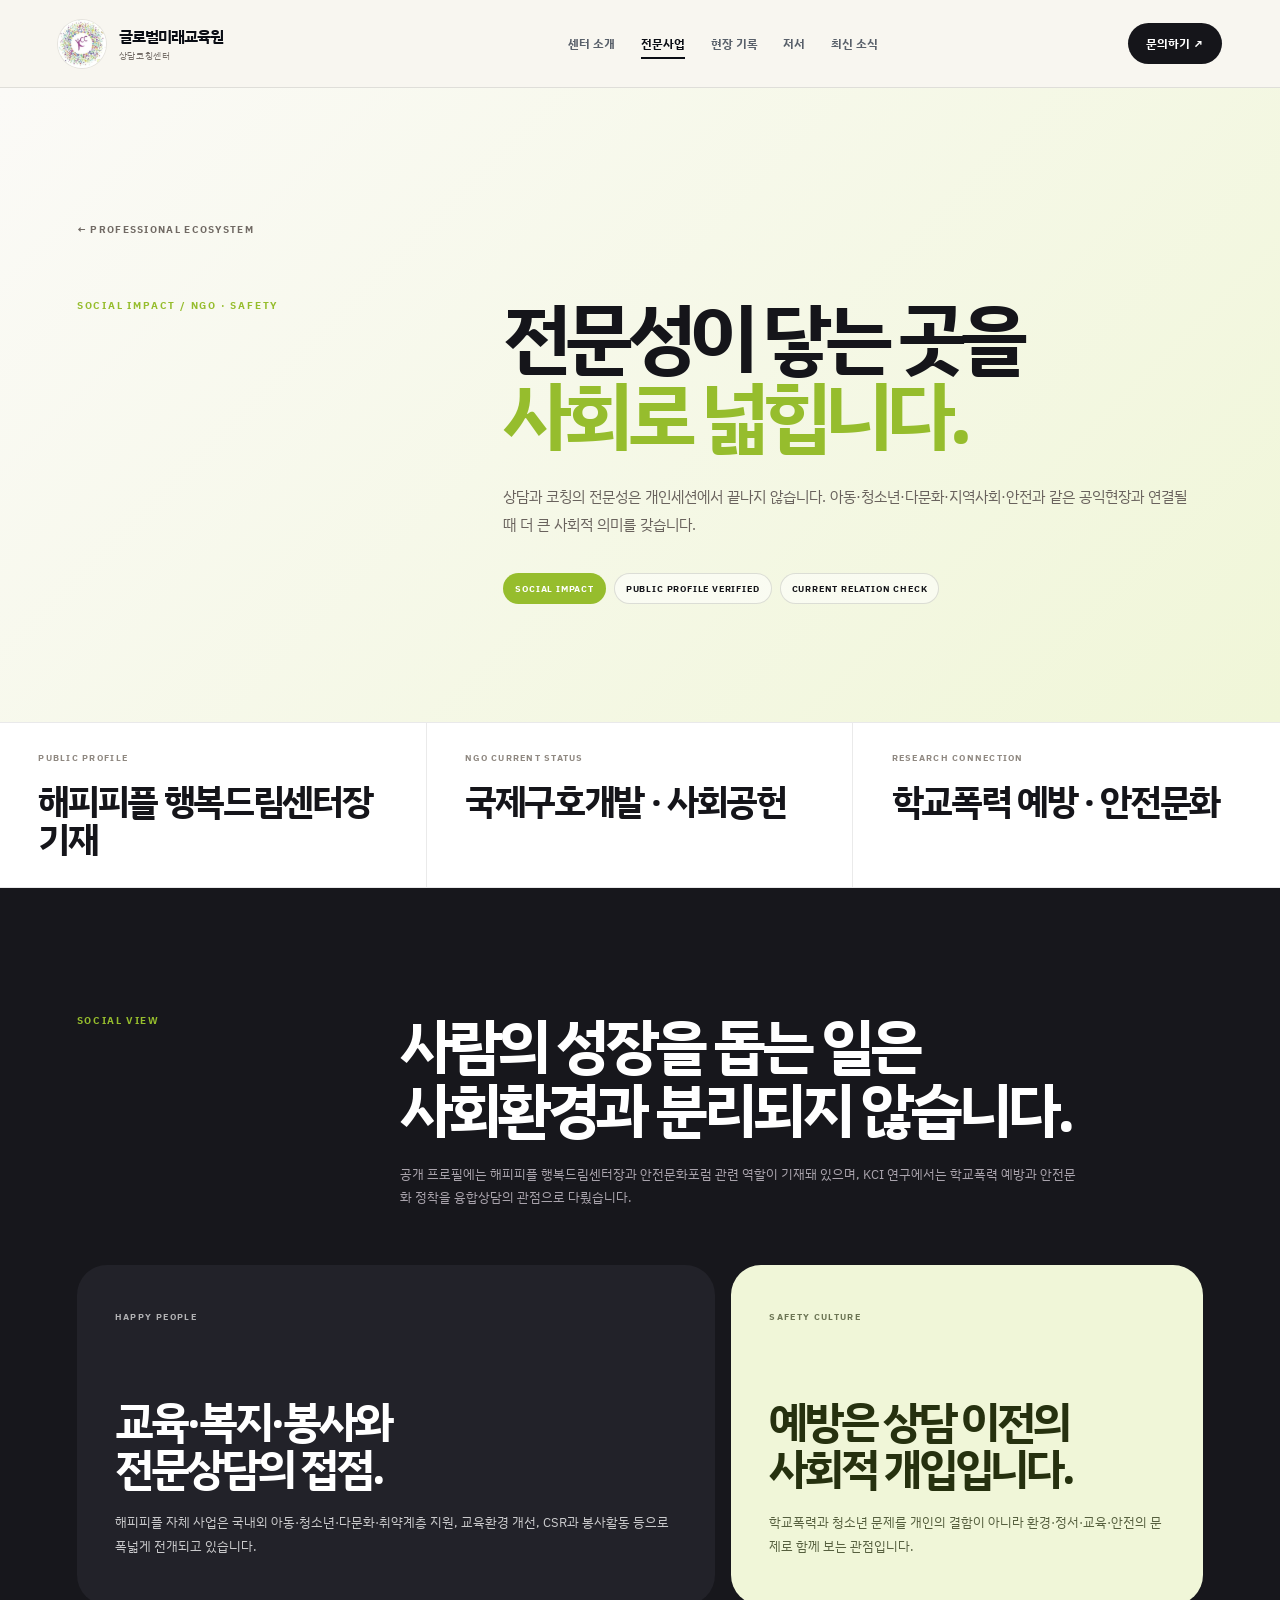
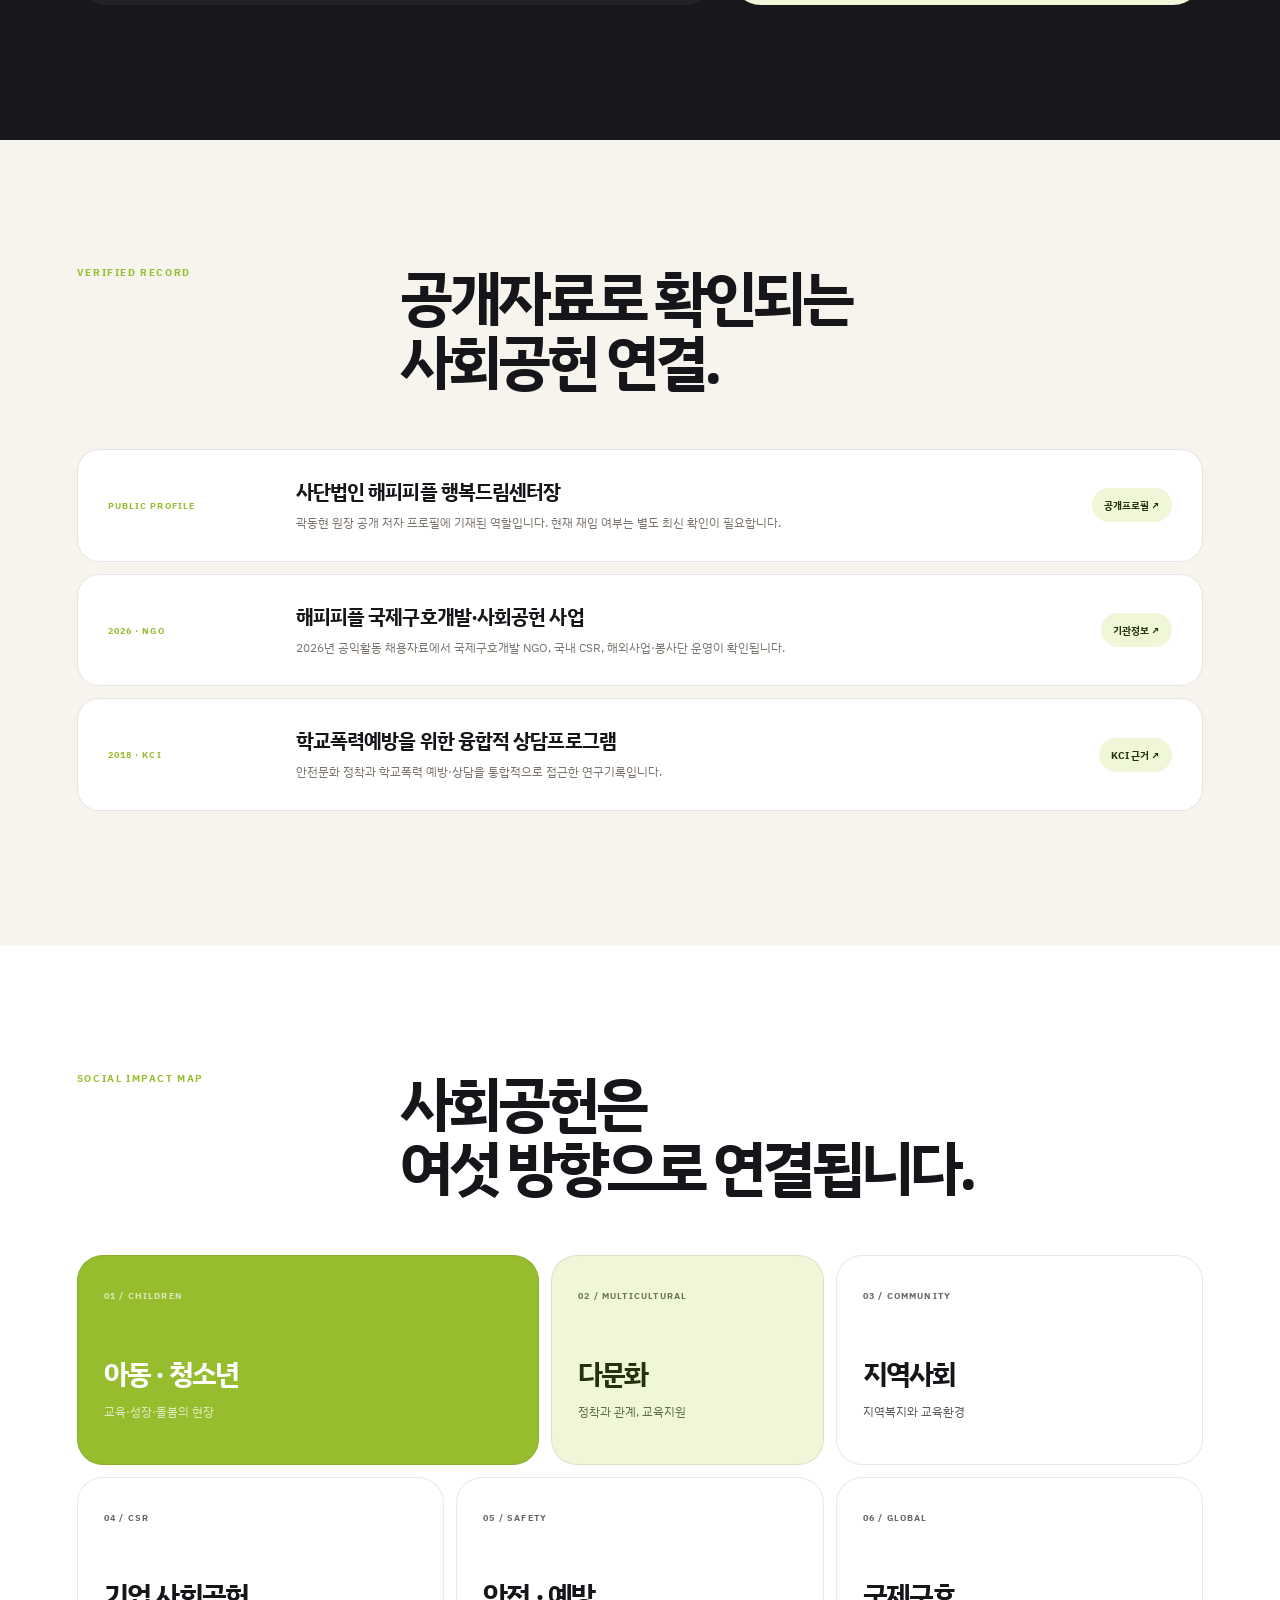
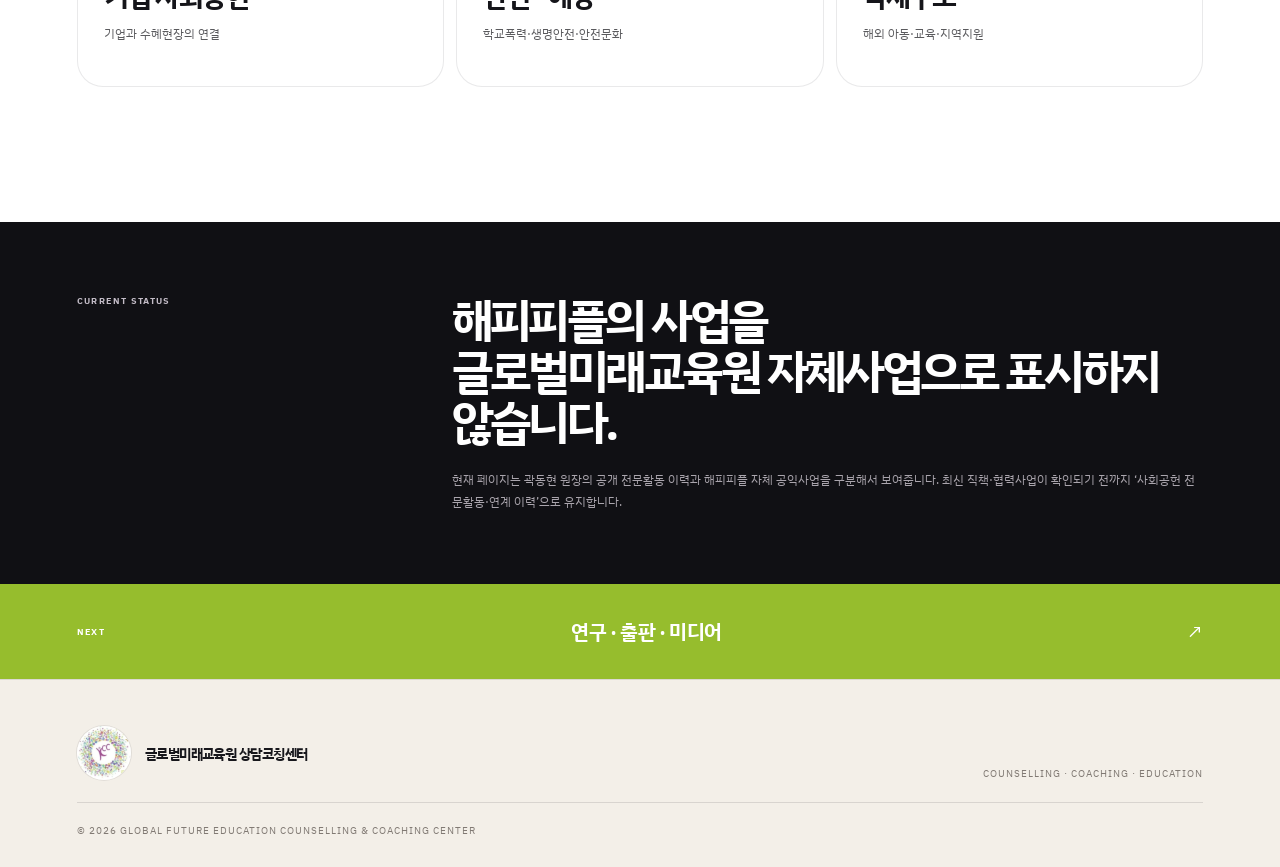
<file: programs/social-impact/index.html>
<!DOCTYPE html>
<html lang="ko"><head><meta charset="utf-8"/><meta content="width=device-width, initial-scale=1.0" name="viewport"/><meta content="#f0f6d8" name="theme-color"/><title>해피피플 · 사회공헌 | 글로벌미래교육원 상담코칭센터</title><meta content="해피피플 행복드림센터, 안전·학교폭력 예방, 아동·청소년·다문화·지역사회와 연결되는 사회공헌 전문활동 축." name="description"/><meta content="글로벌미래교육원 상담코칭센터" property="og:site_name"/><meta content="website" property="og:type"/><meta content="해피피플 · 사회공헌 | 글로벌미래교육원 상담코칭센터" property="og:title"/><meta content="전문성을 사회공헌과 공익현장으로 확장합니다." property="og:description"/><meta content="https://gfec.rsedu.co.kr/programs/social-impact/" property="og:url"/><meta content="ko_KR" property="og:locale"/><meta content="https://gfec.rsedu.co.kr/assets/career-camp.webp" property="og:image"/><meta content="청소년 교육 현장" property="og:image:alt"/><meta content="summary_large_image" name="twitter:card"/><link href="https://gfec.rsedu.co.kr/programs/social-impact/" rel="canonical"/><link href="/favicon.svg" rel="icon" type="image/svg+xml"/><link href="/style.css" rel="stylesheet"/><link href="/ecosystem.css" rel="stylesheet"/><link href="/business.css" rel="stylesheet"/></head>
<body><a class="skip-link" href="#main-content">본문 바로가기</a><div class="portal-shell"><header class="portal-header"><a aria-label="글로벌미래교육원 상담코칭센터 홈" class="portal-brand" href="/"><span aria-hidden="true" class="portal-mark"><i></i><i></i><i></i><b></b></span><span><strong>글로벌미래교육원</strong><small>상담코칭센터</small></span></a><nav aria-label="주요 메뉴" class="portal-nav"><a href="/center/">센터 소개</a><a aria-current="page" class="is-active" href="/programs/">전문사업</a><a href="/archive/">현장 기록</a><a href="/books/">저서</a><a href="/news/">최신 소식</a></nav><a class="portal-contact" href="https://www.instagram.com/kwak_coach/" rel="noopener noreferrer" target="_blank">문의하기 ↗</a><button aria-controls="portal-mobile-nav" aria-expanded="false" aria-label="메뉴 열기" class="portal-menu-button" data-menu-button type="button">☰</button><nav aria-label="모바일 주요 메뉴" class="portal-mobile-nav" data-mobile-nav hidden id="portal-mobile-nav"><a href="/center/"><span>센터 소개</span><span>↗</span></a><a aria-current="page" href="/programs/"><span>전문사업</span><span>↗</span></a><a href="/archive/"><span>현장 기록</span><span>↗</span></a><a href="/books/"><span>저서</span><span>↗</span></a><a href="/news/"><span>최신 소식</span><span>↗</span></a></nav></header>
<main class="business-detail social" id="main-content"><section class="business-hero"><a class="business-back" href="/programs/">← PROFESSIONAL ECOSYSTEM</a><div class="business-hero-grid"><span class="business-hero-kicker">SOCIAL IMPACT / NGO · SAFETY</span><div><h1>전문성이 닿는 곳을<br/><em>사회로 넓힙니다.</em></h1><p>상담과 코칭의 전문성은 개인세션에서 끝나지 않습니다. 아동·청소년·다문화·지역사회·안전과 같은 공익현장과 연결될 때 더 큰 사회적 의미를 갖습니다.</p><div class="business-status"><span class="is-accent">SOCIAL IMPACT</span><span>PUBLIC PROFILE VERIFIED</span><span>CURRENT RELATION CHECK</span></div></div></div></section>
<section class="business-proof-rail"><div><small>PUBLIC PROFILE</small><strong>해피피플 행복드림센터장 기재</strong></div><div><small>NGO CURRENT STATUS</small><strong>국제구호개발 · 사회공헌</strong></div><div><small>RESEARCH CONNECTION</small><strong>학교폭력 예방 · 안전문화</strong></div></section>
<section class="business-section is-dark"><div class="business-section-head"><span>SOCIAL VIEW</span><div><h2>사람의 성장을 돕는 일은<br/>사회환경과 분리되지 않습니다.</h2><p>공개 프로필에는 해피피플 행복드림센터장과 안전문화포럼 관련 역할이 기재돼 있으며, KCI 연구에서는 학교폭력 예방과 안전문화 정착을 융합상담의 관점으로 다뤘습니다.</p></div></div><div class="business-story"><article class="business-story-card is-dark"><small>HAPPY PEOPLE</small><h3>교육·복지·봉사와<br/>전문상담의 접점.</h3><p>해피피플 자체 사업은 국내외 아동·청소년·다문화·취약계층 지원, 교육환경 개선, CSR과 봉사활동 등으로 폭넓게 전개되고 있습니다.</p></article><article class="business-story-card"><small>SAFETY CULTURE</small><h3>예방은 상담 이전의<br/>사회적 개입입니다.</h3><p>학교폭력과 청소년 문제를 개인의 결함이 아니라 환경·정서·교육·안전의 문제로 함께 보는 관점입니다.</p></article></div></section>
<section class="business-section is-paper"><div class="business-section-head"><span>VERIFIED RECORD</span><div><h2>공개자료로 확인되는<br/>사회공헌 연결.</h2></div></div><div class="business-records"><article class="business-record"><span>PUBLIC PROFILE</span><div><strong>사단법인 해피피플 행복드림센터장</strong><p>곽동현 원장 공개 저자 프로필에 기재된 역할입니다. 현재 재임 여부는 별도 최신 확인이 필요합니다.</p></div><a href="https://www.yes24.com/product/author/444667" rel="noopener noreferrer" target="_blank">공개프로필 ↗</a></article><article class="business-record"><span>2026 · NGO</span><div><strong>해피피플 국제구호개발·사회공헌 사업</strong><p>2026년 공익활동 채용자료에서 국제구호개발 NGO, 국내 CSR, 해외사업·봉사단 운영이 확인됩니다.</p></div><a href="https://seoulpa.kr/home/kor/M824079520/npo/recruit/view.do?idx=cb00d1a0008a85e71a41b8741facbffeacc33a26924151987c8e1f37c1034773" rel="noopener noreferrer" target="_blank">기관정보 ↗</a></article><article class="business-record"><span>2018 · KCI</span><div><strong>학교폭력예방을 위한 융합적 상담프로그램</strong><p>안전문화 정착과 학교폭력 예방·상담을 통합적으로 접근한 연구기록입니다.</p></div><a href="https://www.kci.go.kr/kciportal/ci/sereArticleSearch/ciSereArtiView.kci?sereArticleSearchBean.artiId=ART002375018" rel="noopener noreferrer" target="_blank">KCI 근거 ↗</a></article></div></section>
<section class="business-section is-white"><div class="business-section-head"><span>SOCIAL IMPACT MAP</span><div><h2>사회공헌은<br/>여섯 방향으로 연결됩니다.</h2></div></div><div class="business-map"><article><small>01 / CHILDREN</small><h3>아동 · 청소년</h3><p>교육·성장·돌봄의 현장</p></article><article><small>02 / MULTICULTURAL</small><h3>다문화</h3><p>정착과 관계, 교육지원</p></article><article><small>03 / COMMUNITY</small><h3>지역사회</h3><p>지역복지와 교육환경</p></article><article><small>04 / CSR</small><h3>기업 사회공헌</h3><p>기업과 수혜현장의 연결</p></article><article><small>05 / SAFETY</small><h3>안전 · 예방</h3><p>학교폭력·생명안전·안전문화</p></article><article><small>06 / GLOBAL</small><h3>국제구호</h3><p>해외 아동·교육·지역지원</p></article></div></section>
<section class="business-relation"><span>CURRENT STATUS</span><div><h2>해피피플의 사업을<br/>글로벌미래교육원 자체사업으로 표시하지 않습니다.</h2><p>현재 페이지는 곽동현 원장의 공개 전문활동 이력과 해피피플 자체 공익사업을 구분해서 보여줍니다. 최신 직책·협력사업이 확인되기 전까지 ‘사회공헌 전문활동·연계 이력’으로 유지합니다.</p></div></section><a class="business-next" href="/programs/research-publication/"><span>NEXT</span><strong>연구 · 출판 · 미디어</strong><i>↗</i></a></main><footer class="portal-footer"><div><span aria-hidden="true" class="portal-mark"><i></i><i></i><i></i><b></b></span><strong>글로벌미래교육원 상담코칭센터</strong></div><p>COUNSELLING · COACHING · EDUCATION</p><small>© <span data-year>2026</span> GLOBAL FUTURE EDUCATION COUNSELLING &amp; COACHING CENTER</small></footer></div><script defer src="/app.js"></script></body></html>
</file>
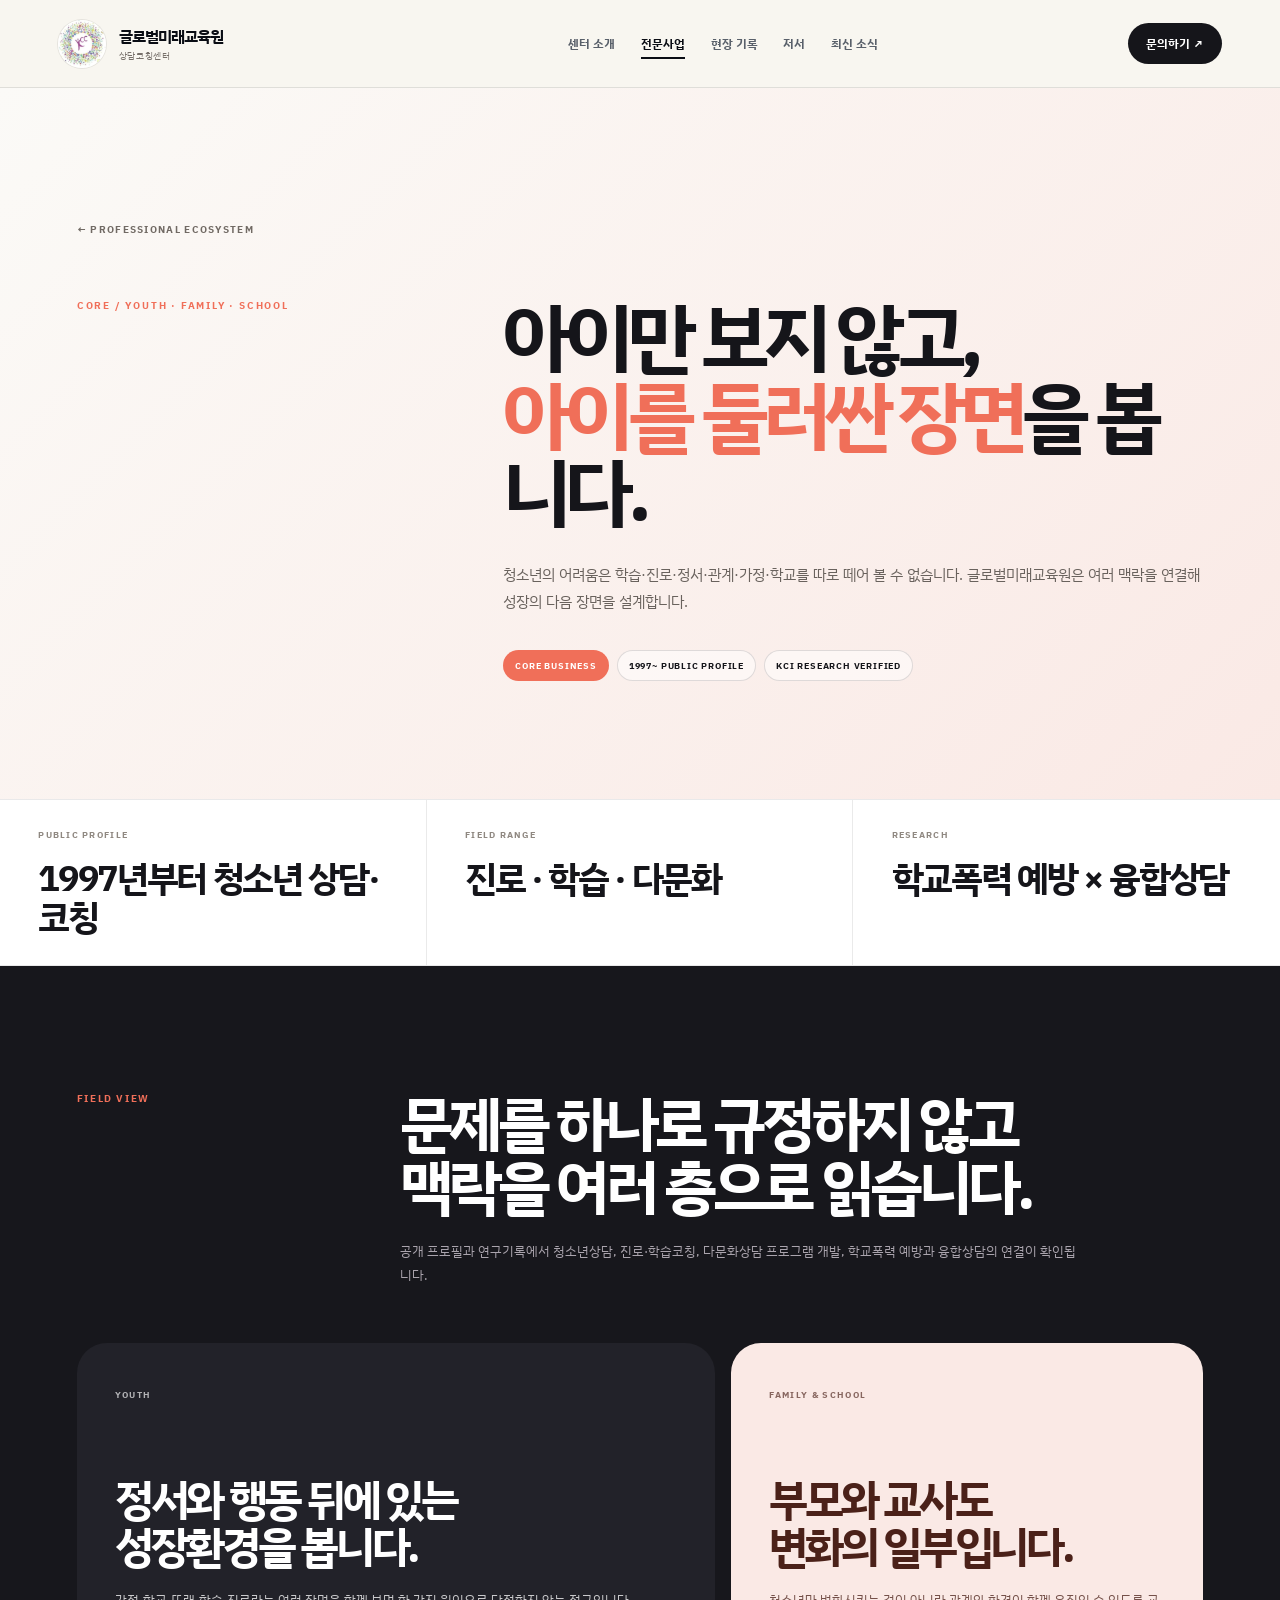
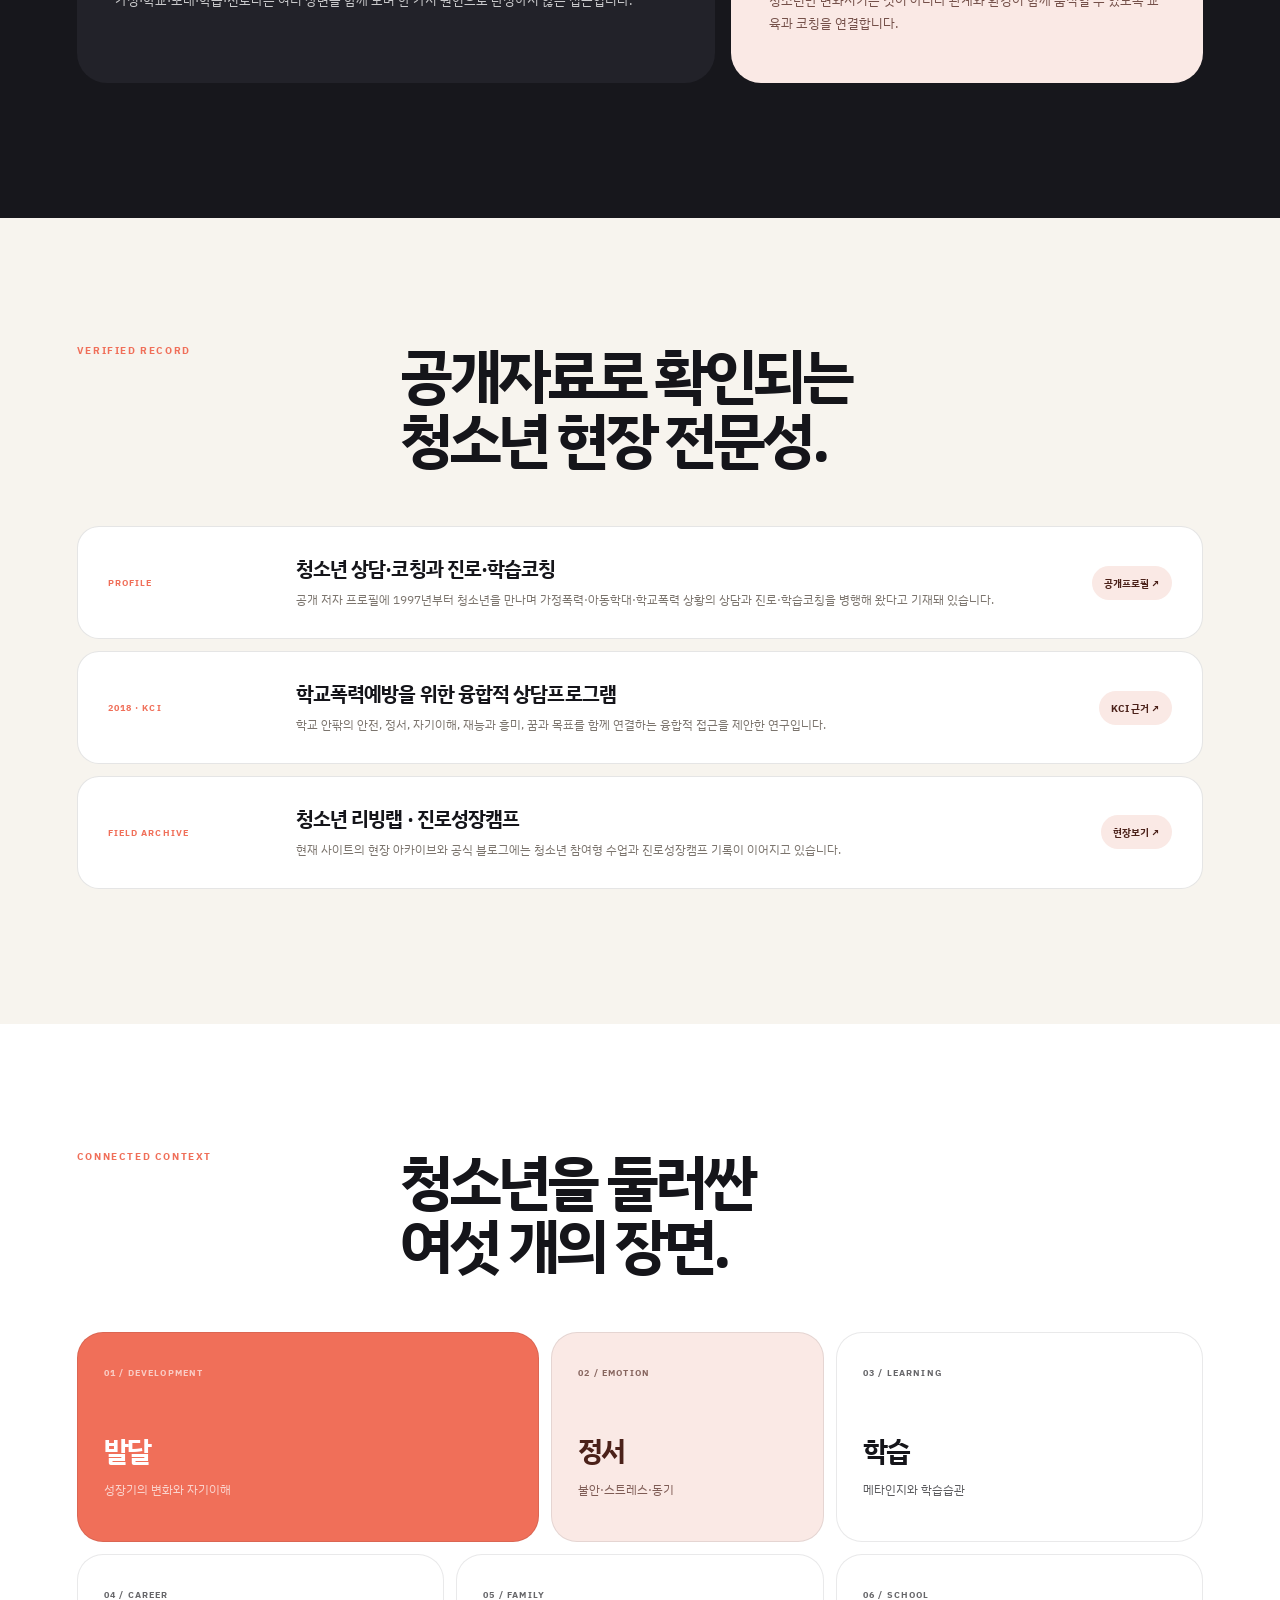
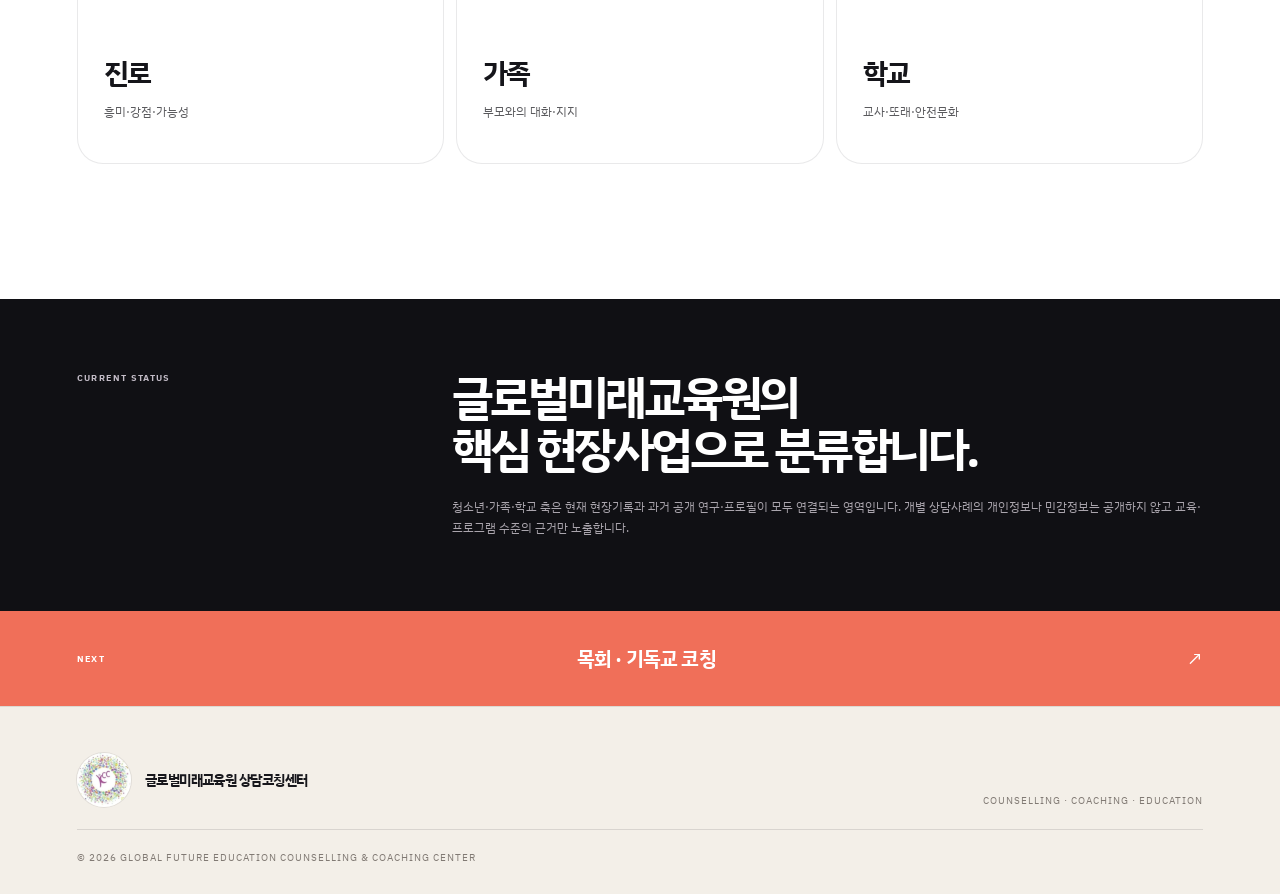
<file: programs/youth-family-school/index.html>
<!DOCTYPE html>
<html lang="ko"><head><meta charset="utf-8"/><meta content="width=device-width, initial-scale=1.0" name="viewport"/><meta content="#fae9e5" name="theme-color"/><title>청소년 · 가족 · 학교 | 글로벌미래교육원 상담코칭센터</title><meta content="청소년 발달, 학교폭력 예방, 진로·학습, 부모·교사·관계를 통합적으로 다루는 글로벌미래교육원의 현장 전문영역." name="description"/><meta content="글로벌미래교육원 상담코칭센터" property="og:site_name"/><meta content="website" property="og:type"/><meta content="청소년 · 가족 · 학교 | 글로벌미래교육원 상담코칭센터" property="og:title"/><meta content="청소년을 개인만이 아니라 가족·학교·관계의 맥락에서 봅니다." property="og:description"/><meta content="https://gfec.rsedu.co.kr/programs/youth-family-school/" property="og:url"/><meta content="ko_KR" property="og:locale"/><meta content="https://gfec.rsedu.co.kr/assets/iin-living-lab.webp" property="og:image"/><meta content="청소년 교육 현장" property="og:image:alt"/><meta content="summary_large_image" name="twitter:card"/><link href="https://gfec.rsedu.co.kr/programs/youth-family-school/" rel="canonical"/><link href="/favicon.svg" rel="icon" type="image/svg+xml"/><link href="/style.css" rel="stylesheet"/><link href="/ecosystem.css" rel="stylesheet"/><link href="/business.css" rel="stylesheet"/></head>
<body><a class="skip-link" href="#main-content">본문 바로가기</a><div class="portal-shell"><header class="portal-header"><a aria-label="글로벌미래교육원 상담코칭센터 홈" class="portal-brand" href="/"><span aria-hidden="true" class="portal-mark"><i></i><i></i><i></i><b></b></span><span><strong>글로벌미래교육원</strong><small>상담코칭센터</small></span></a><nav aria-label="주요 메뉴" class="portal-nav"><a href="/center/">센터 소개</a><a aria-current="page" class="is-active" href="/programs/">전문사업</a><a href="/archive/">현장 기록</a><a href="/books/">저서</a><a href="/news/">최신 소식</a></nav><a class="portal-contact" href="https://www.instagram.com/kwak_coach/" rel="noopener noreferrer" target="_blank">문의하기 ↗</a><button aria-controls="portal-mobile-nav" aria-expanded="false" aria-label="메뉴 열기" class="portal-menu-button" data-menu-button type="button">☰</button><nav aria-label="모바일 주요 메뉴" class="portal-mobile-nav" data-mobile-nav hidden id="portal-mobile-nav"><a href="/center/"><span>센터 소개</span><span>↗</span></a><a aria-current="page" href="/programs/"><span>전문사업</span><span>↗</span></a><a href="/archive/"><span>현장 기록</span><span>↗</span></a><a href="/books/"><span>저서</span><span>↗</span></a><a href="/news/"><span>최신 소식</span><span>↗</span></a></nav></header>
<main class="business-detail youth" id="main-content"><section class="business-hero"><a class="business-back" href="/programs/">← PROFESSIONAL ECOSYSTEM</a><div class="business-hero-grid"><span class="business-hero-kicker">CORE / YOUTH · FAMILY · SCHOOL</span><div><h1>아이만 보지 않고,<br/><em>아이를 둘러싼 장면</em>을 봅니다.</h1><p>청소년의 어려움은 학습·진로·정서·관계·가정·학교를 따로 떼어 볼 수 없습니다. 글로벌미래교육원은 여러 맥락을 연결해 성장의 다음 장면을 설계합니다.</p><div class="business-status"><span class="is-accent">CORE BUSINESS</span><span>1997~ PUBLIC PROFILE</span><span>KCI RESEARCH VERIFIED</span></div></div></div></section>
<section class="business-proof-rail"><div><small>PUBLIC PROFILE</small><strong>1997년부터 청소년 상담·코칭</strong></div><div><small>FIELD RANGE</small><strong>진로 · 학습 · 다문화</strong></div><div><small>RESEARCH</small><strong>학교폭력 예방 × 융합상담</strong></div></section>
<section class="business-section is-dark"><div class="business-section-head"><span>FIELD VIEW</span><div><h2>문제를 하나로 규정하지 않고<br/>맥락을 여러 층으로 읽습니다.</h2><p>공개 프로필과 연구기록에서 청소년상담, 진로·학습코칭, 다문화상담 프로그램 개발, 학교폭력 예방과 융합상담의 연결이 확인됩니다.</p></div></div><div class="business-story"><article class="business-story-card is-dark"><small>YOUTH</small><h3>정서와 행동 뒤에 있는<br/>성장환경을 봅니다.</h3><p>가정·학교·또래·학습·진로라는 여러 장면을 함께 보며 한 가지 원인으로 단정하지 않는 접근입니다.</p></article><article class="business-story-card"><small>FAMILY & SCHOOL</small><h3>부모와 교사도<br/>변화의 일부입니다.</h3><p>청소년만 변화시키는 것이 아니라 관계와 환경이 함께 움직일 수 있도록 교육과 코칭을 연결합니다.</p></article></div></section>
<section class="business-section is-paper"><div class="business-section-head"><span>VERIFIED RECORD</span><div><h2>공개자료로 확인되는<br/>청소년 현장 전문성.</h2></div></div><div class="business-records"><article class="business-record"><span>PROFILE</span><div><strong>청소년 상담·코칭과 진로·학습코칭</strong><p>공개 저자 프로필에 1997년부터 청소년을 만나며 가정폭력·아동학대·학교폭력 상황의 상담과 진로·학습코칭을 병행해 왔다고 기재돼 있습니다.</p></div><a href="https://www.yes24.com/product/author/444667" rel="noopener noreferrer" target="_blank">공개프로필 ↗</a></article><article class="business-record"><span>2018 · KCI</span><div><strong>학교폭력예방을 위한 융합적 상담프로그램</strong><p>학교 안팎의 안전, 정서, 자기이해, 재능과 흥미, 꿈과 목표를 함께 연결하는 융합적 접근을 제안한 연구입니다.</p></div><a href="https://www.kci.go.kr/kciportal/ci/sereArticleSearch/ciSereArtiView.kci?sereArticleSearchBean.artiId=ART002375018" rel="noopener noreferrer" target="_blank">KCI 근거 ↗</a></article><article class="business-record"><span>FIELD ARCHIVE</span><div><strong>청소년 리빙랩 · 진로성장캠프</strong><p>현재 사이트의 현장 아카이브와 공식 블로그에는 청소년 참여형 수업과 진로성장캠프 기록이 이어지고 있습니다.</p></div><a href="/archive/">현장보기 ↗</a></article></div></section>
<section class="business-section is-white"><div class="business-section-head"><span>CONNECTED CONTEXT</span><div><h2>청소년을 둘러싼<br/>여섯 개의 장면.</h2></div></div><div class="business-map"><article><small>01 / DEVELOPMENT</small><h3>발달</h3><p>성장기의 변화와 자기이해</p></article><article><small>02 / EMOTION</small><h3>정서</h3><p>불안·스트레스·동기</p></article><article><small>03 / LEARNING</small><h3>학습</h3><p>메타인지와 학습습관</p></article><article><small>04 / CAREER</small><h3>진로</h3><p>흥미·강점·가능성</p></article><article><small>05 / FAMILY</small><h3>가족</h3><p>부모와의 대화·지지</p></article><article><small>06 / SCHOOL</small><h3>학교</h3><p>교사·또래·안전문화</p></article></div></section>
<section class="business-relation"><span>CURRENT STATUS</span><div><h2>글로벌미래교육원의<br/>핵심 현장사업으로 분류합니다.</h2><p>청소년·가족·학교 축은 현재 현장기록과 과거 공개 연구·프로필이 모두 연결되는 영역입니다. 개별 상담사례의 개인정보나 민감정보는 공개하지 않고 교육·프로그램 수준의 근거만 노출합니다.</p></div></section><a class="business-next" href="/programs/pastoral-coaching/"><span>NEXT</span><strong>목회 · 기독교 코칭</strong><i>↗</i></a></main><footer class="portal-footer"><div><span aria-hidden="true" class="portal-mark"><i></i><i></i><i></i><b></b></span><strong>글로벌미래교육원 상담코칭센터</strong></div><p>COUNSELLING · COACHING · EDUCATION</p><small>© <span data-year>2026</span> GLOBAL FUTURE EDUCATION COUNSELLING &amp; COACHING CENTER</small></footer></div><script defer src="/app.js"></script></body></html>
</file>
<file: style.css>
@import url('/style-base.css');

.skip-link{position:fixed;z-index:100;top:8px;left:8px;padding:10px 12px;color:#0a0d14;background:#fff;border:2px solid currentColor;font-size:13px;font-weight:800;transform:translateY(-180%);transition:transform .15s ease}
.skip-link:focus{transform:none}
a:focus-visible,button:focus-visible{outline:3px solid #d9ff67;outline-offset:3px}
.portal-menu-button{min-width:44px;min-height:44px;align-items:center;justify-content:center;cursor:pointer}
.portal-mobile-nav[hidden]{display:none!important}
.portal-mobile-nav a[aria-current="page"]{color:var(--portal-lime)}

/* YCC brand mark */
.portal-header .portal-mark{width:48px;height:48px;flex:0 0 48px;background-image:var(--ycc-logo,radial-gradient(circle at 35% 35%,#85dfd1 0 13%,transparent 14%),radial-gradient(circle at 68% 32%,#bd79ba 0 13%,transparent 14%),radial-gradient(circle at 35% 70%,#d7ed68 0 13%,transparent 14%),radial-gradient(circle at 68% 68%,#ff8c79 0 13%,transparent 14%));background-size:cover;background-position:center;border-radius:50%;box-shadow:0 0 0 1px rgba(10,13,20,.08)}
.portal-header .portal-mark>*{display:none}
.portal-header{min-height:88px;background:rgba(248,246,241,.94);border-bottom:1px solid rgba(10,13,20,.10)}
.portal-header .portal-brand{gap:13px}
.portal-header .portal-brand strong{font-size:16px;letter-spacing:-.055em}
.portal-header .portal-brand small{color:#77706a;font-size:9px;letter-spacing:.08em}
.portal-contact{border-radius:999px;background:#15151a;padding:12px 18px;transition:transform .18s ease,background .18s ease}
.portal-contact:hover{background:#6f4bff;transform:translateY(-1px)}

/* HOME — Convergence / Consilience */
.fusion-hero{display:grid;grid-template-columns:minmax(0,1.02fr) minmax(430px,.98fr);min-height:760px;background:linear-gradient(135deg,#fbfaf7 0%,#f5f0e8 55%,#f1edf9 100%);overflow:hidden}
.fusion-copy{display:flex;flex-direction:column;justify-content:center;padding:110px 6.5vw 120px}
.fusion-kicker,.fusion-section-head>span,.fusion-manifesto>span{font-size:10px;font-weight:800;letter-spacing:.19em;color:#6f4bff}
.fusion-copy h1{max-width:830px;margin:28px 0 0;font-size:clamp(58px,6vw,92px);font-weight:800;letter-spacing:-.092em;line-height:1.02;color:#111116}
.fusion-copy h1 em{font-style:normal;background:linear-gradient(90deg,#6f4bff 0%,#b34fa8 42%,#ff7e67 74%,#8ecf45 100%);-webkit-background-clip:text;background-clip:text;color:transparent}
.fusion-copy>p{margin:34px 0 0;color:#6f6964;font-size:14px;font-weight:700;letter-spacing:.05em}
.fusion-actions{display:flex;gap:12px;margin-top:46px}
.fusion-actions a{display:inline-flex;align-items:center;gap:10px;padding:15px 18px;border:1px solid rgba(17,17,22,.18);border-radius:999px;color:#16161b;font-size:12px;font-weight:800}
.fusion-actions a.is-primary{border-color:#17171c;background:#17171c;color:#fff}
.fusion-actions a:hover{transform:translateY(-2px)}

.fusion-visual{position:relative;display:grid;place-items:center;min-height:760px;overflow:hidden;background:radial-gradient(circle at 50% 45%,rgba(255,255,255,.98),rgba(255,255,255,.64) 41%,rgba(234,228,244,.55) 78%,rgba(230,222,239,.8) 100%)}
.fusion-visual::before{position:absolute;inset:8% 6%;content:"";border:1px solid rgba(17,17,22,.07);border-radius:50%;transform:rotate(-8deg)}
.fusion-visual::after{position:absolute;width:66%;aspect-ratio:1;content:"";border:1px solid rgba(17,17,22,.06);border-radius:50%;transform:rotate(19deg)}
.fusion-orbit{position:relative;width:min(76%,590px);aspect-ratio:1}
.fusion-ycc{position:absolute;z-index:5;top:50%;left:50%;width:34%;aspect-ratio:1;transform:translate(-50%,-50%);background-image:var(--ycc-logo,radial-gradient(circle,#fff 0 55%,#e8e2ef 56%));background-size:cover;background-position:center;border-radius:50%;box-shadow:0 22px 70px rgba(84,57,108,.13)}
.orb{position:absolute;border-radius:50%;filter:saturate(.9);mix-blend-mode:multiply;box-shadow:0 10px 30px rgba(30,20,50,.07);animation:fusionFloat 8s ease-in-out infinite alternate}
.orb-1{width:20%;aspect-ratio:1;top:3%;left:27%;background:#8edfd0}
.orb-2{width:14%;aspect-ratio:1;top:16%;right:10%;background:#d5ef64;animation-delay:-2s}
.orb-3{width:18%;aspect-ratio:1;right:1%;bottom:31%;background:#b8a2ff;animation-delay:-5s}
.orb-4{width:13%;aspect-ratio:1;right:20%;bottom:6%;background:#ff987f;animation-delay:-1s}
.orb-5{width:21%;aspect-ratio:1;bottom:0;left:25%;background:#ef86c4;animation-delay:-4s}
.orb-6{width:15%;aspect-ratio:1;bottom:16%;left:3%;background:#88a5ff;animation-delay:-3s}
.orb-7{width:11%;aspect-ratio:1;top:29%;left:0;background:#efc86a}
.orb-8{width:8%;aspect-ratio:1;top:5%;right:29%;background:#d884c9;animation-delay:-6s}
.orb-9{width:7%;aspect-ratio:1;top:43%;right:5%;background:#70d4c7;animation-delay:-3s}
.orb-10{width:9%;aspect-ratio:1;bottom:9%;right:36%;background:#9fd551;animation-delay:-7s}
.orb-11{width:6%;aspect-ratio:1;top:14%;left:14%;background:#ff826d;animation-delay:-4s}
.orb-12{width:5%;aspect-ratio:1;bottom:35%;left:12%;background:#9d73df;animation-delay:-2s}
.fusion-visual-note{position:absolute;right:34px;bottom:32px;color:#68616f;font-size:9px;font-weight:800;letter-spacing:.14em}
@keyframes fusionFloat{from{transform:translate3d(0,0,0) scale(1)}to{transform:translate3d(8px,-10px,0) scale(1.04)}}

.fusion-manifesto{padding:150px 8vw 160px;background:#fff}
.fusion-manifesto h2{max-width:1120px;margin:28px 0 0;font-size:clamp(46px,5.4vw,82px);letter-spacing:-.085em;line-height:1.08;color:#15151a}
.fusion-manifesto h2 em{font-style:normal;color:#7a50ff}
.fusion-manifesto p{margin:36px 0 0;color:#7c756f;font-size:15px}

.fusion-spectrum{padding:120px 6vw 135px;background:#17171c;color:#fff}
.fusion-section-head{display:flex;justify-content:space-between;gap:30px;align-items:flex-end;margin-bottom:52px}
.fusion-section-head>span{color:#aaa3b3}
.fusion-section-head h2{margin:0;font-size:clamp(42px,4.8vw,72px);letter-spacing:-.082em;line-height:1.05}
.fusion-spectrum-grid{display:grid;grid-template-columns:repeat(12,1fr);grid-auto-rows:150px;gap:14px}
.spectrum-card{position:relative;display:flex;flex-direction:column;justify-content:space-between;padding:25px 27px;border-radius:28px;overflow:hidden;color:#17171c}
.spectrum-card::after{position:absolute;right:-15%;bottom:-38%;width:62%;aspect-ratio:1;content:"";border:1px solid rgba(17,17,22,.18);border-radius:50%}
.spectrum-card span{font-size:10px;font-weight:800;letter-spacing:.15em;opacity:.65}
.spectrum-card strong{position:relative;z-index:1;font-size:clamp(38px,4vw,58px);letter-spacing:-.08em}
.spectrum-card:nth-child(1){grid-column:span 4;grid-row:span 2;background:#5570ff;color:#fff}
.spectrum-card:nth-child(2){grid-column:span 3;grid-row:span 2;background:#9ce3d5}
.spectrum-card:nth-child(3){grid-column:span 5;grid-row:span 2;background:#d9ef72}
.spectrum-card:nth-child(4){grid-column:span 5;grid-row:span 2;background:#cdb9ff}
.spectrum-card:nth-child(5){grid-column:span 3;grid-row:span 2;background:#ff927b}
.spectrum-card:nth-child(6){grid-column:span 4;grid-row:span 2;background:#b65bac;color:#fff}

.fusion-field{padding:150px 6vw 155px;background:#f7f4ee}
.fusion-field .fusion-section-head>span{color:#756e67}
.fusion-field .fusion-section-head h2{color:#16161b}
.fusion-field-grid{display:grid;grid-template-columns:1.24fr .76fr;gap:18px;align-items:stretch}
.fusion-field-card{position:relative;min-height:560px;overflow:hidden;border-radius:34px;background:#111}
.fusion-field-card img{width:100%;height:100%;min-height:560px;object-fit:cover;transition:transform .6s cubic-bezier(.2,.8,.2,1)}
.fusion-field-card:hover img{transform:scale(1.025)}
.fusion-field-card::after{position:absolute;inset:0;content:"";background:linear-gradient(180deg,transparent 45%,rgba(12,12,16,.72) 100%)}
.fusion-field-card>div{position:absolute;z-index:2;right:32px;bottom:30px;left:32px;display:grid;gap:9px;color:#fff}
.fusion-field-card>div span{font-size:9px;font-weight:800;letter-spacing:.16em;color:#dfff80}
.fusion-field-card>div strong{font-size:clamp(25px,3vw,42px);letter-spacing:-.055em}

.fusion-entry{display:grid;grid-template-columns:repeat(4,1fr);padding:0 6vw 140px;background:#fff}
.fusion-entry a{display:grid;grid-template-columns:auto 1fr auto;gap:14px;align-items:center;padding:24px 0;border-top:1px solid rgba(17,17,22,.16);margin-right:28px}
.fusion-entry a:last-child{margin-right:0}
.fusion-entry .dot{width:10px;height:10px;border-radius:50%}
.dot-blue{background:#5570ff}.dot-mint{background:#81d9c8}.dot-coral{background:#ff8068}.dot-plum{background:#aa52a2}
.fusion-entry strong{font-size:15px}
.fusion-entry small{color:#9a928a;font-size:9px}
.fusion-live{display:grid;grid-template-columns:auto 1fr auto;gap:20px;align-items:center;padding:34px 6vw;background:linear-gradient(90deg,#6f4bff,#a44eaa 48%,#f17771 100%);color:#fff}
.fusion-live span{font-size:10px;font-weight:800;letter-spacing:.18em}
.fusion-live strong{justify-self:center;font-size:20px;letter-spacing:-.04em}
.fusion-live i{font-style:normal;font-size:20px}

@media (max-width:1020px){
  .fusion-hero{grid-template-columns:1fr 44%}
  .fusion-copy{padding-left:6vw;padding-right:5vw}
  .fusion-spectrum-grid{grid-auto-rows:130px}
  .spectrum-card:nth-child(1),.spectrum-card:nth-child(6){grid-column:span 5}
  .spectrum-card:nth-child(2),.spectrum-card:nth-child(5){grid-column:span 3}
  .spectrum-card:nth-child(3),.spectrum-card:nth-child(4){grid-column:span 4}
}

@media (max-width:840px){
  .portal-header{min-height:76px}
  .portal-header .portal-mark{width:42px;height:42px;flex-basis:42px}
  .fusion-hero{grid-template-columns:1fr;min-height:0}
  .fusion-copy{padding:86px 7vw 82px}
  .fusion-copy h1{font-size:clamp(50px,12.2vw,72px)}
  .fusion-visual{min-height:520px}
  .fusion-orbit{width:min(72%,500px)}
  .fusion-manifesto{padding:110px 7vw 120px}
  .fusion-manifesto h2{font-size:clamp(42px,10vw,64px)}
  .fusion-section-head{display:block}
  .fusion-section-head h2{margin-top:16px}
  .fusion-spectrum{padding:92px 6vw 105px}
  .fusion-spectrum-grid{grid-template-columns:1fr 1fr;grid-auto-rows:230px}
  .spectrum-card:nth-child(n){grid-column:span 1;grid-row:span 1}
  .fusion-field{padding:110px 6vw}
  .fusion-field-grid{grid-template-columns:1fr}
  .fusion-field-card,.fusion-field-card img{min-height:460px}
  .fusion-entry{grid-template-columns:1fr 1fr;padding-bottom:100px}
  .fusion-entry a{margin-right:22px}
}

@media (max-width:520px){
  .portal-header .portal-brand strong{font-size:14px}
  .portal-header .portal-brand small{font-size:8px}
  .fusion-copy{padding:72px 6vw 70px}
  .fusion-copy h1{font-size:46px;line-height:1.06}
  .fusion-copy>p{font-size:12px;line-height:1.8}
  .fusion-actions{display:grid;grid-template-columns:1fr 1fr;margin-top:38px}
  .fusion-actions a{justify-content:center;padding:14px 10px}
  .fusion-visual{min-height:400px}
  .fusion-orbit{width:78%}
  .fusion-visual-note{right:18px;bottom:18px;font-size:8px}
  .fusion-manifesto{padding:92px 6vw 100px}
  .fusion-manifesto h2{font-size:40px;line-height:1.12}
  .fusion-manifesto p{font-size:13px}
  .fusion-spectrum{padding:80px 5vw 88px}
  .fusion-section-head h2{font-size:40px}
  .fusion-spectrum-grid{grid-auto-rows:190px;gap:10px}
  .spectrum-card{padding:20px;border-radius:22px}
  .spectrum-card strong{font-size:35px}
  .fusion-field{padding:90px 5vw 96px}
  .fusion-field-card,.fusion-field-card img{min-height:360px;border-radius:26px}
  .fusion-field-card>div{right:22px;bottom:22px;left:22px}
  .fusion-entry{grid-template-columns:1fr;padding:0 6vw 90px}
  .fusion-entry a{margin-right:0}
  .fusion-live{padding:28px 6vw}
  .fusion-live strong{justify-self:start;font-size:16px}
}

@media (prefers-reduced-motion:reduce){
  html{scroll-behavior:auto}
  *,*::before,*::after{scroll-behavior:auto!important;transition-duration:.01ms!important;animation-duration:.01ms!important;animation-iteration-count:1!important}
}
</file>
<file: ecosystem.css>
/* APILOS PROFESSIONAL ECOSYSTEM */
.ecosystem-home{padding:140px 6vw 150px;background:#f7f4ee;color:#15151a}
.ecosystem-home-head,.ecosystem-page-head{display:grid;grid-template-columns:.72fr 1.28fr;gap:8vw;align-items:end;margin-bottom:58px}
.ecosystem-home-head>span,.ecosystem-page-head>span,.ecosystem-layer-kicker{font-size:10px;font-weight:800;letter-spacing:.18em;color:#776f68}
.ecosystem-home-head h2,.ecosystem-page-head h1{margin:0;font-size:clamp(48px,5.4vw,82px);letter-spacing:-.085em;line-height:1.04}
.ecosystem-home-head h2 em,.ecosystem-page-head h1 em{font-style:normal;color:#704bff}
.ecosystem-islands{display:grid;grid-template-columns:repeat(12,1fr);grid-auto-rows:118px;gap:14px}
.ecosystem-island{position:relative;display:flex;flex-direction:column;justify-content:space-between;padding:28px;border-radius:30px;overflow:hidden;color:#15151a;transition:transform .25s ease,box-shadow .25s ease}
.ecosystem-island::after{position:absolute;right:-13%;bottom:-42%;width:56%;aspect-ratio:1;content:"";border:1px solid rgba(20,20,25,.16);border-radius:50%}
.ecosystem-island:hover{transform:translateY(-5px);box-shadow:0 18px 40px rgba(30,22,50,.10)}
.ecosystem-island small{font-size:9px;font-weight:800;letter-spacing:.15em;opacity:.62}
.ecosystem-island strong{position:relative;z-index:1;font-size:clamp(25px,2.7vw,42px);letter-spacing:-.07em;line-height:1.08}
.ecosystem-island:nth-child(1){grid-column:span 5;grid-row:span 2;background:#5570ff;color:#fff}
.ecosystem-island:nth-child(2){grid-column:span 3;grid-row:span 2;background:#9ce3d5}
.ecosystem-island:nth-child(3){grid-column:span 4;grid-row:span 2;background:#d9ef72}
.ecosystem-island:nth-child(4){grid-column:span 4;grid-row:span 2;background:#cdb9ff}
.ecosystem-island:nth-child(5){grid-column:span 3;grid-row:span 2;background:#ff927b}
.ecosystem-island:nth-child(6){grid-column:span 5;grid-row:span 2;background:#b65bac;color:#fff}
.ecosystem-home-cta{display:inline-flex;align-items:center;gap:10px;margin-top:34px;padding-bottom:7px;border-bottom:1px solid currentColor;color:#15151a;font-size:12px;font-weight:800}

/* ecosystem page */
.ecosystem-page{background:#f7f4ee}
.ecosystem-page-hero{padding:120px 6vw 110px;background:linear-gradient(135deg,#fbfaf7,#eee8f7 62%,#f7eee7)}
.ecosystem-page-head{margin:0}
.ecosystem-page-head p{max-width:640px;margin:28px 0 0;color:#68615d;font-size:15px;line-height:1.8}
.ecosystem-layer{padding:120px 6vw 130px}
.ecosystem-layer.is-dark{background:#17171c;color:#fff}
.ecosystem-layer.is-white{background:#fff;color:#15151a}
.ecosystem-layer.is-paper{background:#f7f4ee;color:#15151a}
.ecosystem-layer-heading{display:grid;grid-template-columns:.45fr 1.55fr;gap:7vw;align-items:start;margin-bottom:50px}
.ecosystem-layer-heading h2{margin:0;font-size:clamp(40px,4.5vw,66px);letter-spacing:-.078em;line-height:1.06}
.ecosystem-layer-heading p{max-width:620px;margin:20px 0 0;color:#77716c;font-size:13px;line-height:1.8}
.is-dark .ecosystem-layer-heading p{color:#aaa5ae}
.ecosystem-card-grid{display:grid;grid-template-columns:repeat(12,1fr);gap:14px}
.ecosystem-card{position:relative;min-height:270px;padding:28px;border-radius:28px;border:1px solid rgba(20,20,25,.12);background:#fff;overflow:hidden}
.is-dark .ecosystem-card{border-color:rgba(255,255,255,.12);background:#24242b}
.ecosystem-card:nth-child(1){grid-column:span 5}.ecosystem-card:nth-child(2){grid-column:span 7}.ecosystem-card:nth-child(3){grid-column:span 7}.ecosystem-card:nth-child(4){grid-column:span 5}
.ecosystem-card .tag{display:inline-flex;padding:7px 10px;border-radius:999px;background:#eee9ff;color:#6745dc;font-size:9px;font-weight:800;letter-spacing:.12em}
.is-dark .ecosystem-card .tag{background:rgba(217,239,114,.12);color:#d9ef72}
.ecosystem-card h3{margin:34px 0 0;font-size:clamp(28px,3vw,44px);letter-spacing:-.072em;line-height:1.08}
.ecosystem-card p{max-width:520px;margin:18px 0 0;color:#706a65;font-size:13px;line-height:1.75}
.is-dark .ecosystem-card p{color:#b9b5bd}
.ecosystem-card .meta{position:absolute;right:24px;bottom:22px;color:#aaa39c;font-size:9px;font-weight:800;letter-spacing:.12em}
.ecosystem-network{display:grid;grid-template-columns:repeat(5,1fr);gap:12px}
.network-node{min-height:210px;padding:24px;border-radius:24px;background:#fff;border:1px solid rgba(20,20,25,.10)}
.network-node:nth-child(1){background:#edf0ff}.network-node:nth-child(2){background:#e9f8f4}.network-node:nth-child(3){background:#f3f7d8}.network-node:nth-child(4){background:#f2e9f6}.network-node:nth-child(5){background:#faebe6}
.network-node span{font-size:9px;font-weight:800;letter-spacing:.14em;color:#827b74}
.network-node h3{margin:48px 0 0;font-size:25px;letter-spacing:-.06em;line-height:1.12}
.network-node p{margin:12px 0 0;color:#756e68;font-size:12px;line-height:1.6}
.ecosystem-method{padding:100px 6vw 115px;background:linear-gradient(90deg,#6846f3,#9c4aa8 45%,#ef786e 100%);color:#fff}
.ecosystem-method h2{margin:0;font-size:clamp(38px,4.2vw,64px);letter-spacing:-.075em;line-height:1.08}
.method-pills{display:flex;flex-wrap:wrap;gap:10px;margin-top:34px}
.method-pills span{padding:11px 15px;border:1px solid rgba(255,255,255,.45);border-radius:999px;font-size:11px;font-weight:800}
.ecosystem-note{padding:42px 6vw;background:#111116;color:#bcb8c0;font-size:11px;line-height:1.7}

@media(max-width:900px){
  .ecosystem-home-head,.ecosystem-page-head,.ecosystem-layer-heading{grid-template-columns:1fr;gap:20px}
  .ecosystem-islands{grid-template-columns:1fr 1fr;grid-auto-rows:220px}
  .ecosystem-island:nth-child(n){grid-column:span 1;grid-row:span 1}
  .ecosystem-card-grid{grid-template-columns:1fr 1fr}
  .ecosystem-card:nth-child(n){grid-column:span 1}
  .ecosystem-network{grid-template-columns:1fr 1fr}
}
@media(max-width:560px){
  .ecosystem-home{padding:95px 5vw 100px}
  .ecosystem-home-head h2,.ecosystem-page-head h1{font-size:42px}
  .ecosystem-islands{grid-template-columns:1fr;grid-auto-rows:180px;gap:10px}
  .ecosystem-page-hero{padding:90px 5vw 80px}
  .ecosystem-layer{padding:86px 5vw 94px}
  .ecosystem-card-grid,.ecosystem-network{grid-template-columns:1fr}
  .ecosystem-card{min-height:235px}
  .ecosystem-layer-heading h2{font-size:38px}
  .ecosystem-method{padding:78px 5vw 86px}
}
</file>
<file: home-polish.css>
/* APILOS HOME — COHESIVE ENDING */
.home-closing{padding:0 6vw 120px;background:linear-gradient(180deg,#f7f4ee 0 110px,#fff 110px 100%);color:#15151a}
.home-closing-shell{padding:76px 5vw 44px;border:1px solid rgba(21,21,26,.10);border-radius:40px;background:#fbfaf7;box-shadow:0 24px 70px rgba(46,34,57,.06)}
.home-closing-head{display:grid;grid-template-columns:.42fr 1.58fr;gap:7vw;align-items:start}
.home-closing-kicker{font-size:10px;font-weight:800;letter-spacing:.18em;color:#7652e8}
.home-closing-head h2{max-width:980px;margin:0;font-size:clamp(42px,4.8vw,70px);line-height:1.06;letter-spacing:-.082em}
.home-closing-head h2 em{font-style:normal;color:#7652e8}
.home-closing-head p{max-width:650px;margin:22px 0 0;color:#746d67;font-size:13px;line-height:1.8}
.home-closing-grid{display:grid;grid-template-columns:1.12fr .88fr;gap:14px;margin-top:54px}
.home-closing-card{position:relative;display:flex;flex-direction:column;justify-content:space-between;min-height:330px;padding:30px;border-radius:32px;overflow:hidden;color:#15151a}
.home-closing-card::after{position:absolute;right:-10%;bottom:-38%;width:45%;aspect-ratio:1;border:1px solid rgba(21,21,26,.14);border-radius:50%;content:""}
.home-closing-card small{font-size:9px;font-weight:800;letter-spacing:.15em;opacity:.64}
.home-closing-card strong{position:relative;z-index:1;max-width:620px;font-size:clamp(34px,4vw,56px);line-height:1.06;letter-spacing:-.075em}
.home-closing-card span{position:relative;z-index:1;font-size:11px;font-weight:800}
.home-closing-card.is-ecosystem{background:#dcd2ff}
.home-closing-card.is-field{background:#dff3ee}
.home-closing-links{display:grid;grid-template-columns:repeat(3,1fr);gap:0;margin-top:26px;border-top:1px solid rgba(21,21,26,.12)}
.home-closing-links a{display:grid;grid-template-columns:1fr auto;gap:16px;align-items:center;padding:24px 20px 4px 0;border-right:1px solid rgba(21,21,26,.10);margin-right:20px}
.home-closing-links a:last-child{border-right:0;margin-right:0}
.home-closing-links small{display:block;color:#8a837d;font-size:8px;font-weight:800;letter-spacing:.14em}
.home-closing-links strong{display:block;margin-top:6px;font-size:17px;letter-spacing:-.045em}
.home-closing-links i{font-style:normal;font-size:18px}
.home-closing-card,.home-closing-links a{transition:transform .22s ease,box-shadow .22s ease}
.home-closing-card:hover{transform:translateY(-4px);box-shadow:0 16px 34px rgba(40,29,50,.08)}
.home-closing-links a:hover{transform:translateY(-2px)}

@media(max-width:840px){
  .home-closing{padding:0 6vw 96px;background:linear-gradient(180deg,#f7f4ee 0 72px,#fff 72px 100%)}
  .home-closing-shell{padding:58px 6vw 36px;border-radius:32px}
  .home-closing-head{grid-template-columns:1fr;gap:18px}
  .home-closing-grid{grid-template-columns:1fr 1fr;margin-top:40px}
  .home-closing-card{min-height:280px;padding:25px;border-radius:26px}
  .home-closing-links{grid-template-columns:1fr}
  .home-closing-links a{border-right:0;border-bottom:1px solid rgba(21,21,26,.10);margin-right:0;padding:20px 0}
  .home-closing-links a:last-child{border-bottom:0}
}

@media(max-width:560px){
  .home-closing{padding:0 5vw 78px}
  .home-closing-shell{padding:44px 5vw 24px;border-radius:26px}
  .home-closing-head h2{font-size:38px;line-height:1.1}
  .home-closing-grid{grid-template-columns:1fr;gap:10px;margin-top:34px}
  .home-closing-card{min-height:210px;padding:22px}
  .home-closing-card strong{font-size:34px}
  .home-closing-links{margin-top:18px}
}
</file>
<file: archive/archive.css>
/* APILOS FIELD ARCHIVE v2 */
.archive-v2{background:#f7f4ee;color:#15151a}
.archive-hero{display:grid;grid-template-columns:minmax(0,.94fr) minmax(460px,1.06fr);min-height:720px;background:linear-gradient(135deg,#fbfaf7,#f2eee9 55%,#eee8f6)}
.archive-hero-copy{display:flex;flex-direction:column;justify-content:center;padding:105px 6.5vw 115px}
.archive-kicker,.archive-section-kicker{font-size:10px;font-weight:800;letter-spacing:.18em;color:#7150e8}
.archive-hero h1{max-width:760px;margin:28px 0 0;font-size:clamp(58px,6vw,90px);line-height:1.01;letter-spacing:-.09em}
.archive-hero h1 em{font-style:normal;background:linear-gradient(90deg,#704bff,#b552aa 45%,#ef7a69);-webkit-background-clip:text;background-clip:text;color:transparent}
.archive-hero p{max-width:560px;margin:30px 0 0;color:#706963;font-size:15px;line-height:1.85}
.archive-hero-meta{display:flex;flex-wrap:wrap;gap:9px;margin-top:36px}.archive-hero-meta span{padding:9px 12px;border:1px solid rgba(21,21,26,.14);border-radius:999px;font-size:9px;font-weight:800;letter-spacing:.1em}
.archive-hero-visual{display:grid;grid-template-columns:1.18fr .82fr;grid-template-rows:1fr 1fr;gap:10px;padding:16px;background:#17171c}
.archive-hero-visual figure{position:relative;margin:0;overflow:hidden;border-radius:24px}.archive-hero-visual figure:first-child{grid-row:1/3}.archive-hero-visual img{width:100%;height:100%;object-fit:cover;filter:saturate(.85) contrast(1.04)}.archive-hero-visual figure::after{position:absolute;inset:0;content:"";background:linear-gradient(180deg,transparent 50%,rgba(10,10,14,.62))}.archive-hero-visual figcaption{position:absolute;z-index:2;left:18px;right:18px;bottom:16px;color:#fff;font-size:10px;font-weight:800;letter-spacing:.04em}
.archive-index{padding:105px 6vw 115px;background:#fff}.archive-section-head{display:grid;grid-template-columns:.5fr 1.5fr;gap:7vw;align-items:end;margin-bottom:44px}.archive-section-head h2{margin:0;font-size:clamp(42px,4.8vw,70px);line-height:1.05;letter-spacing:-.08em}.archive-section-head p{max-width:620px;margin:18px 0 0;color:#746d67;font-size:13px;line-height:1.75}
.archive-domain-grid{display:grid;grid-template-columns:repeat(12,1fr);gap:13px}.archive-domain{position:relative;display:flex;flex-direction:column;justify-content:space-between;min-height:245px;padding:25px;border-radius:28px;overflow:hidden;color:#15151a}.archive-domain::after{position:absolute;right:-18%;bottom:-40%;width:58%;aspect-ratio:1;border:1px solid rgba(21,21,26,.16);border-radius:50%;content:""}.archive-domain small{font-size:9px;font-weight:800;letter-spacing:.14em;opacity:.65}.archive-domain strong{position:relative;z-index:1;font-size:clamp(27px,3vw,44px);line-height:1.05;letter-spacing:-.07em}.archive-domain span{position:relative;z-index:1;font-size:10px;font-weight:700;opacity:.72}.archive-domain:nth-child(1){grid-column:span 5;background:#5f75ff;color:#fff}.archive-domain:nth-child(2){grid-column:span 7;background:#99dfd2}.archive-domain:nth-child(3){grid-column:span 4;background:#cbb8ff}.archive-domain:nth-child(4){grid-column:span 4;background:#d9ed73}.archive-domain:nth-child(5){grid-column:span 4;background:#ff927d}.archive-domain:nth-child(6){grid-column:span 12;background:#b75aae;color:#fff;min-height:210px}
.archive-highlights{padding:115px 6vw 125px;background:#17171c;color:#fff}.archive-highlights .archive-section-kicker{color:#bdb6c9}.archive-highlights .archive-section-head p{color:#aaa5ae}.archive-highlight-grid{display:grid;grid-template-columns:1.15fr .85fr;gap:16px}.archive-highlight-card{position:relative;min-height:510px;border-radius:30px;overflow:hidden;background:#222}.archive-highlight-card img{width:100%;height:100%;min-height:510px;object-fit:cover;transition:transform .5s ease}.archive-highlight-card:hover img{transform:scale(1.025)}.archive-highlight-card::after{position:absolute;inset:0;content:"";background:linear-gradient(180deg,transparent 42%,rgba(11,11,14,.78))}.archive-highlight-copy{position:absolute;z-index:2;left:28px;right:28px;bottom:27px;color:#fff}.archive-highlight-copy small{font-size:9px;font-weight:800;letter-spacing:.15em;color:#dfff7d}.archive-highlight-copy strong{display:block;margin-top:8px;font-size:clamp(25px,3vw,42px);line-height:1.08;letter-spacing:-.06em}.archive-highlight-copy span{display:block;margin-top:9px;color:#d0ced4;font-size:11px}.archive-highlight-stack{display:grid;grid-template-rows:1fr 1fr;gap:16px}.archive-highlight-stack .archive-highlight-card{min-height:247px}.archive-highlight-stack .archive-highlight-card img{min-height:247px}
.archive-sources{padding:115px 6vw 125px;background:#f7f4ee}.archive-source-grid{display:grid;grid-template-columns:repeat(3,1fr);gap:12px}.archive-source-card{display:flex;flex-direction:column;justify-content:space-between;min-height:255px;padding:25px;border-radius:26px;background:#fff;border:1px solid rgba(21,21,26,.1)}.archive-source-card small{font-size:9px;font-weight:800;letter-spacing:.14em;color:#8a837d}.archive-source-card strong{font-size:25px;line-height:1.08;letter-spacing:-.055em}.archive-source-card p{margin:12px 0 0;color:#756e68;font-size:11px;line-height:1.65}.archive-source-card a{align-self:flex-start;margin-top:24px;padding-bottom:5px;border-bottom:1px solid currentColor;font-size:10px;font-weight:800}.archive-source-card:nth-child(1){background:#edf0ff}.archive-source-card:nth-child(2){background:#e9f8f3}.archive-source-card:nth-child(3){background:#f5f8d9}.archive-source-card:nth-child(4){background:#f2e9f7}.archive-source-card:nth-child(5){background:#fae9e5}.archive-source-card:nth-child(6){background:#f5e8f2}
.archive-live{padding:115px 6vw 130px;background:#fff}.archive-live-toolbar{display:flex;flex-wrap:wrap;gap:8px;margin:0 0 34px}.archive-filter{border:1px solid rgba(21,21,26,.14);border-radius:999px;background:#fff;padding:10px 13px;font-size:10px;font-weight:800;cursor:pointer}.archive-filter.is-active{background:#17171c;color:#fff;border-color:#17171c}.archive-filter span{opacity:.55;margin-left:5px}
.archive-live-status{display:flex;justify-content:space-between;gap:20px;align-items:center;margin:-12px 0 24px;color:#817a74;font-size:10px}.archive-live-grid{display:grid;grid-template-columns:repeat(3,1fr);gap:12px}.archive-live-card{display:flex;flex-direction:column;min-height:285px;padding:23px;border:1px solid rgba(21,21,26,.1);border-radius:25px;background:#fbfaf7}.archive-live-card[hidden]{display:none}.archive-live-card .archive-live-meta{display:flex;justify-content:space-between;gap:10px;color:#8b847e;font-size:8px;font-weight:800;letter-spacing:.1em}.archive-live-card h3{margin:34px 0 0;font-size:22px;line-height:1.18;letter-spacing:-.05em}.archive-live-card p{margin:14px 0 0;color:#766f69;font-size:11px;line-height:1.65}.archive-live-card a{margin-top:auto;padding-top:22px;font-size:10px;font-weight:800}.archive-live-card[data-cat="academy"]{border-top:5px solid #5f75ff}.archive-live-card[data-cat="youth"]{border-top:5px solid #6cc9b8}.archive-live-card[data-cat="pastoral"]{border-top:5px solid #a982f0}.archive-live-card[data-cat="social"]{border-top:5px solid #b8d853}.archive-live-card[data-cat="network"]{border-top:5px solid #ef7c68}.archive-live-card[data-cat="knowledge"]{border-top:5px solid #ad58a5}.archive-live-card[data-cat="field"]{border-top:5px solid #99918a}
.archive-empty{padding:35px;border:1px dashed rgba(21,21,26,.2);border-radius:24px;color:#756f69;font-size:12px;text-align:center}
.archive-footer-note{padding:36px 6vw;background:#111116;color:#b8b4bd;font-size:11px;line-height:1.7}
@media(max-width:900px){.archive-hero{grid-template-columns:1fr}.archive-hero-visual{min-height:520px}.archive-section-head{grid-template-columns:1fr;gap:16px}.archive-domain-grid{grid-template-columns:1fr 1fr}.archive-domain:nth-child(n){grid-column:span 1}.archive-highlight-grid{grid-template-columns:1fr}.archive-highlight-stack{grid-template-columns:1fr 1fr;grid-template-rows:auto}.archive-source-grid,.archive-live-grid{grid-template-columns:1fr 1fr}}
@media(max-width:560px){.archive-hero-copy{padding:78px 6vw 72px}.archive-hero h1{font-size:46px}.archive-hero-visual{min-height:420px;grid-template-columns:1fr 1fr}.archive-hero-visual figure:first-child{grid-column:1/-1;grid-row:auto}.archive-index,.archive-highlights,.archive-sources,.archive-live{padding:86px 5vw 94px}.archive-domain-grid,.archive-source-grid,.archive-live-grid,.archive-highlight-stack{grid-template-columns:1fr}.archive-domain{min-height:185px}.archive-domain:nth-child(6){min-height:185px}.archive-highlight-card,.archive-highlight-card img,.archive-highlight-stack .archive-highlight-card,.archive-highlight-stack .archive-highlight-card img{min-height:330px}.archive-live-status{display:block}.archive-live-status span{display:block;margin-top:5px}}
</file>
<file: books/books.css>
/* APILOS KNOWLEDGE ASSETS */
.knowledge-page{background:#f7f4ee;color:#15151a}
.knowledge-hero{display:grid;grid-template-columns:minmax(0,1fr) minmax(360px,.74fr);min-height:720px;background:linear-gradient(135deg,#fbfaf7,#f0e9f7 62%,#f8eee7)}
.knowledge-hero-copy{display:flex;flex-direction:column;justify-content:center;padding:110px 6.5vw 120px}
.knowledge-kicker,.knowledge-section-head>span{font-size:10px;font-weight:800;letter-spacing:.18em;color:#704bff}
.knowledge-hero h1{max-width:850px;margin:27px 0 0;font-size:clamp(58px,6vw,90px);line-height:1.02;letter-spacing:-.09em}
.knowledge-hero h1 em{font-style:normal;background:linear-gradient(90deg,#704bff,#b44fa9 48%,#ef786d);-webkit-background-clip:text;background-clip:text;color:transparent}
.knowledge-hero p{max-width:610px;margin:32px 0 0;color:#716a64;font-size:15px;line-height:1.85}
.knowledge-cycle{display:flex;flex-wrap:wrap;gap:9px;margin-top:36px}.knowledge-cycle span{padding:9px 12px;border:1px solid rgba(21,21,26,.15);border-radius:999px;font-size:9px;font-weight:800;letter-spacing:.06em}
.knowledge-hero-cover{display:grid;place-items:center;padding:72px 5vw;background:#18181e;overflow:hidden}.knowledge-hero-cover img{width:min(72%,390px);height:auto;box-shadow:0 36px 80px rgba(0,0,0,.32);transform:rotate(2.2deg)}
.knowledge-feature{padding:130px 6vw;background:#fff}.knowledge-section-head{display:grid;grid-template-columns:.45fr 1.55fr;gap:7vw;align-items:end;margin-bottom:48px}.knowledge-section-head h2{margin:0;font-size:clamp(42px,4.8vw,70px);letter-spacing:-.08em;line-height:1.05}.knowledge-section-head p{max-width:650px;margin:20px 0 0;color:#756f69;font-size:13px;line-height:1.8}
.knowledge-book{display:grid;grid-template-columns:.7fr 1.3fr;gap:60px;align-items:center;padding:60px;border-radius:36px;background:#f3efe8}.knowledge-book-cover{text-align:center}.knowledge-book-cover img{width:min(100%,360px);height:auto;box-shadow:0 28px 60px rgba(46,32,58,.18)}.knowledge-book-copy>span{font-size:9px;font-weight:800;letter-spacing:.16em;color:#877f77}.knowledge-book-copy h3{margin:22px 0 0;font-size:clamp(42px,5vw,70px);line-height:1.03;letter-spacing:-.085em}.knowledge-book-copy p{max-width:620px;margin:26px 0 0;color:#69635e;font-size:14px;line-height:1.85}.knowledge-actions{display:flex;flex-wrap:wrap;gap:10px;margin-top:34px}.knowledge-actions a{padding:13px 16px;border:1px solid rgba(21,21,26,.18);border-radius:999px;font-size:11px;font-weight:800}.knowledge-actions a:first-child{background:#15151a;color:#fff}
.knowledge-next{padding:130px 6vw;background:#17171c;color:#fff}.knowledge-next-card{display:grid;grid-template-columns:.5fr 1.5fr;gap:7vw;padding:48px;border:1px solid rgba(255,255,255,.13);border-radius:34px;background:linear-gradient(135deg,#24242b,#342b41)}.knowledge-next-card small{color:#d9ef72;font-size:9px;font-weight:800;letter-spacing:.16em}.knowledge-next-card h3{margin:0;font-size:clamp(38px,4.5vw,64px);line-height:1.07;letter-spacing:-.075em}.knowledge-next-card p{max-width:690px;margin:22px 0 0;color:#c3bec8;font-size:13px;line-height:1.8}.knowledge-next-card a{display:inline-flex;margin-top:28px;padding-bottom:5px;border-bottom:1px solid currentColor;color:#fff;font-size:11px;font-weight:800}
.knowledge-map{padding:120px 6vw 130px;background:#f7f4ee}.knowledge-map-grid{display:grid;grid-template-columns:repeat(4,1fr);gap:12px}.knowledge-map-grid article{min-height:230px;padding:25px;border-radius:26px;background:#fff;border:1px solid rgba(21,21,26,.1);display:flex;flex-direction:column;justify-content:space-between}.knowledge-map-grid article:nth-child(1){background:#edf0ff}.knowledge-map-grid article:nth-child(2){background:#e8f7f3}.knowledge-map-grid article:nth-child(3){background:#f2f7d7}.knowledge-map-grid article:nth-child(4){background:#f5e8f2}.knowledge-map-grid small{font-size:9px;font-weight:800;letter-spacing:.13em;color:#847c75}.knowledge-map-grid strong{font-size:30px;letter-spacing:-.065em}.knowledge-map-grid p{margin:10px 0 0;color:#746d67;font-size:11px;line-height:1.65}
.book-detail-hero{display:grid;grid-template-columns:minmax(0,1fr) minmax(360px,.72fr);min-height:730px;background:linear-gradient(135deg,#fbfaf7,#f1ecdf)}.book-detail-copy{display:flex;flex-direction:column;justify-content:center;padding:105px 6.5vw}.book-detail-copy>span{font-size:10px;font-weight:800;letter-spacing:.18em;color:#7a54e8}.book-detail-copy h1{margin:24px 0 0;font-size:clamp(60px,6.2vw,92px);line-height:1.01;letter-spacing:-.09em}.book-detail-copy p{max-width:620px;margin:30px 0 0;color:#706963;font-size:15px;line-height:1.85}.book-detail-meta{display:flex;flex-wrap:wrap;gap:9px;margin-top:30px}.book-detail-meta span{padding:9px 12px;border-radius:999px;background:#fff;border:1px solid rgba(21,21,26,.1);font-size:9px;font-weight:800}.book-detail-cover{display:grid;place-items:center;padding:70px 5vw;background:#cdb9ff}.book-detail-cover img{width:min(72%,380px);box-shadow:0 32px 70px rgba(45,32,60,.23)}
.book-detail-body{padding:125px 6vw;background:#fff}.book-detail-statement{display:grid;grid-template-columns:.5fr 1.5fr;gap:7vw}.book-detail-statement h2{margin:0;font-size:clamp(42px,5vw,74px);letter-spacing:-.08em;line-height:1.05}.book-detail-statement p{max-width:650px;margin:24px 0 0;color:#716a64;font-size:14px;line-height:1.85}.book-lenses{display:grid;grid-template-columns:repeat(3,1fr);gap:12px;margin-top:70px}.book-lenses article{min-height:290px;padding:28px;border-radius:28px;display:flex;flex-direction:column;justify-content:space-between}.book-lenses article:nth-child(1){background:#edf0ff}.book-lenses article:nth-child(2){background:#dff4ee}.book-lenses article:nth-child(3){background:#fae7e2}.book-lenses small{font-size:9px;font-weight:800;letter-spacing:.14em}.book-lenses strong{font-size:36px;letter-spacing:-.07em}.book-lenses p{margin:12px 0 0;font-size:12px;line-height:1.7;color:#67615d}
@media(max-width:840px){.knowledge-hero,.book-detail-hero{grid-template-columns:1fr}.knowledge-hero-copy,.book-detail-copy{padding:85px 7vw}.knowledge-hero-cover,.book-detail-cover{min-height:460px}.knowledge-section-head,.knowledge-next-card,.book-detail-statement{grid-template-columns:1fr;gap:22px}.knowledge-book{grid-template-columns:1fr;padding:40px}.knowledge-map-grid{grid-template-columns:1fr 1fr}.book-lenses{grid-template-columns:1fr 1fr}}
@media(max-width:520px){.knowledge-hero h1,.book-detail-copy h1{font-size:47px}.knowledge-hero-cover,.book-detail-cover{min-height:380px;padding:55px 10vw}.knowledge-feature,.knowledge-next,.knowledge-map,.book-detail-body{padding:90px 5vw}.knowledge-book{padding:28px;border-radius:28px}.knowledge-map-grid,.book-lenses{grid-template-columns:1fr}.knowledge-next-card{padding:30px}.knowledge-section-head h2,.book-detail-statement h2{font-size:40px}}
</file>
<file: center/center.css>
/* APILOS CENTER PROFILE — CONVERGENCE / CONSILIENCE */
.center-profile{background:#f7f4ee;color:#15151a}
.center-hero{display:grid;grid-template-columns:minmax(0,1.08fr) minmax(430px,.92fr);min-height:760px;background:linear-gradient(135deg,#fbfaf7 0%,#f3eee8 52%,#eee9f7 100%);overflow:hidden}
.center-hero-copy{display:flex;flex-direction:column;justify-content:center;padding:110px 6.5vw 120px}
.center-kicker,.center-section-kicker{font-size:10px;font-weight:800;letter-spacing:.19em;color:#704bff}
.center-hero h1{max-width:860px;margin:28px 0 0;font-size:clamp(58px,6vw,92px);line-height:1.02;letter-spacing:-.09em}
.center-hero h1 em{font-style:normal;background:linear-gradient(90deg,#704bff,#b650a9 48%,#ef786d);-webkit-background-clip:text;background-clip:text;color:transparent}
.center-hero p{max-width:600px;margin:34px 0 0;color:#706963;font-size:15px;line-height:1.85}
.center-hero-actions{display:flex;flex-wrap:wrap;gap:12px;margin-top:42px}
.center-hero-actions a{display:inline-flex;align-items:center;gap:10px;padding:14px 18px;border:1px solid rgba(21,21,26,.18);border-radius:999px;font-size:12px;font-weight:800}
.center-hero-actions a:first-child{background:#15151a;color:#fff;border-color:#15151a}
.center-hero-visual{position:relative;min-height:760px;overflow:hidden;background:#18181e}
.center-hero-visual img{width:100%;height:100%;min-height:760px;object-fit:cover;filter:saturate(.82) contrast(1.04)}
.center-hero-visual::after{position:absolute;inset:0;content:"";background:linear-gradient(180deg,rgba(17,17,22,.02) 30%,rgba(17,17,22,.78) 100%)}
.center-hero-visual figcaption{position:absolute;z-index:2;right:34px;bottom:34px;left:34px;color:#fff}
.center-hero-visual figcaption small{display:block;color:#d9ef72;font-size:9px;font-weight:800;letter-spacing:.16em}
.center-hero-visual figcaption strong{display:block;margin-top:9px;font-size:clamp(24px,3vw,40px);letter-spacing:-.055em;line-height:1.12}
.center-hero-mark{position:absolute;z-index:3;top:30px;right:30px;width:92px;aspect-ratio:1;border-radius:50%;background-image:var(--ycc-logo,linear-gradient(135deg,#8edfd0,#cdb9ff));background-size:cover;box-shadow:0 14px 45px rgba(0,0,0,.2)}

.center-belief{padding:155px 8vw 165px;background:#fff}
.center-belief-grid{display:grid;grid-template-columns:.58fr 1.42fr;gap:8vw;align-items:start}
.center-belief h2{max-width:1050px;margin:0;font-size:clamp(48px,5.5vw,84px);line-height:1.07;letter-spacing:-.086em}
.center-belief h2 em{font-style:normal;color:#704bff}
.center-belief p{max-width:700px;margin:34px 0 0;color:#756e68;font-size:15px;line-height:1.85}
.center-belief-cards{display:grid;grid-template-columns:repeat(3,1fr);gap:14px;margin-top:70px}
.center-belief-card{min-height:300px;padding:28px;border-radius:30px;display:flex;flex-direction:column;justify-content:space-between;color:#15151a}
.center-belief-card:nth-child(1){background:#cdb9ff}.center-belief-card:nth-child(2){background:#9ce3d5}.center-belief-card:nth-child(3){background:#ff927b}
.center-belief-card small{font-size:9px;font-weight:800;letter-spacing:.16em;opacity:.65}
.center-belief-card strong{font-size:clamp(34px,3.7vw,54px);letter-spacing:-.075em}
.center-belief-card p{margin:14px 0 0;color:rgba(21,21,26,.72);font-size:12px;line-height:1.7}

.center-founder{padding:135px 6vw 145px;background:#17171c;color:#fff}
.center-founder-grid{display:grid;grid-template-columns:.68fr 1.32fr;gap:8vw;align-items:start}
.center-founder-name{position:sticky;top:120px}
.center-founder-name small{display:block;color:#aaa4af;font-size:9px;font-weight:800;letter-spacing:.17em}
.center-founder-name h2{margin:25px 0 0;font-size:clamp(50px,5vw,76px);line-height:1;letter-spacing:-.085em}
.center-founder-name p{max-width:360px;margin:28px 0 0;color:#aaa6b0;font-size:13px;line-height:1.75}
.center-founder-story>p{max-width:850px;margin:0;color:#d5d2d8;font-size:clamp(22px,2.5vw,34px);line-height:1.55;letter-spacing:-.045em}
.center-founder-story>p strong{color:#d9ef72}
.center-roles{display:flex;flex-wrap:wrap;gap:9px;margin-top:36px}
.center-roles span{padding:10px 13px;border:1px solid rgba(255,255,255,.22);border-radius:999px;color:#d4d1d7;font-size:10px;font-weight:800}
.center-founder-evidence{display:grid;grid-template-columns:repeat(2,1fr);gap:12px;margin-top:58px}
.center-founder-evidence a{min-height:130px;padding:22px;border-radius:22px;background:#25252d;color:#fff;border:1px solid rgba(255,255,255,.08)}
.center-founder-evidence small{display:block;color:#9f99a5;font-size:8px;font-weight:800;letter-spacing:.14em}
.center-founder-evidence strong{display:block;margin-top:26px;font-size:17px;line-height:1.35;letter-spacing:-.035em}
.center-founder-evidence span{display:block;margin-top:8px;color:#aba6b0;font-size:10px;line-height:1.5}

.center-history{padding:145px 6vw 155px;background:#f7f4ee}
.center-section-head{display:grid;grid-template-columns:.45fr 1.55fr;gap:7vw;align-items:end;margin-bottom:55px}
.center-section-head h2{margin:0;font-size:clamp(46px,5vw,76px);line-height:1.05;letter-spacing:-.082em}
.center-section-head h2 em{font-style:normal;color:#704bff}
.center-history-track{display:grid;grid-template-columns:repeat(6,1fr);gap:10px}
.center-year{min-height:245px;padding:24px;border-radius:26px;background:#fff;border:1px solid rgba(21,21,26,.09);display:flex;flex-direction:column;justify-content:space-between}
.center-year:nth-child(1){background:#edf0ff}.center-year:nth-child(2){background:#e7f7f3}.center-year:nth-child(3){background:#f4f7d7}.center-year:nth-child(4){background:#f1e9f6}.center-year:nth-child(5){background:#faebe6}.center-year:nth-child(6){background:#f6e8f3}
.center-year small{font-size:9px;font-weight:800;letter-spacing:.14em;color:#7d756e}
.center-year strong{font-size:clamp(30px,3vw,44px);letter-spacing:-.07em}
.center-year p{margin:12px 0 0;color:#6f6862;font-size:11px;line-height:1.65}

.center-proof{padding:145px 6vw 155px;background:#fff}
.center-proof-grid{display:grid;grid-template-columns:1.15fr .85fr;gap:18px;align-items:stretch}
.center-proof-media{position:relative;min-height:570px;border-radius:34px;overflow:hidden;background:#111}
.center-proof-media img{width:100%;height:100%;min-height:570px;object-fit:cover}
.center-proof-media::after{position:absolute;inset:0;content:"";background:linear-gradient(180deg,transparent 45%,rgba(10,10,14,.7))}
.center-proof-media div{position:absolute;z-index:2;right:28px;bottom:28px;left:28px;color:#fff}
.center-proof-media small{display:block;color:#d9ef72;font-size:9px;font-weight:800;letter-spacing:.15em}
.center-proof-media strong{display:block;margin-top:8px;font-size:clamp(26px,3vw,42px);letter-spacing:-.055em}
.center-proof-list{display:grid;gap:10px}
.center-proof-list a{display:grid;grid-template-columns:auto 1fr auto;gap:15px;align-items:center;padding:20px;border-radius:22px;background:#f7f4ee;border:1px solid rgba(21,21,26,.08)}
.center-proof-list b{display:grid;width:46px;height:46px;place-items:center;border-radius:50%;background:#eee9ff;color:#704bff;font-size:9px;letter-spacing:.06em}
.center-proof-list small{display:block;color:#8e8780;font-size:8px;font-weight:800;letter-spacing:.13em}
.center-proof-list strong{display:block;margin-top:5px;font-size:15px;letter-spacing:-.03em;line-height:1.35}
.center-proof-list i{font-style:normal;font-size:17px}

.center-now{padding:125px 6vw 135px;background:linear-gradient(115deg,#6948f2 0%,#9a4dab 43%,#ef796e 100%);color:#fff}
.center-now-grid{display:grid;grid-template-columns:.5fr 1.5fr;gap:8vw;align-items:start}
.center-now h2{max-width:980px;margin:0;font-size:clamp(48px,5.5vw,84px);line-height:1.05;letter-spacing:-.085em}
.center-now p{max-width:680px;margin:28px 0 0;color:rgba(255,255,255,.82);font-size:14px;line-height:1.8}
.center-now a{display:inline-flex;margin-top:34px;padding:14px 18px;border:1px solid rgba(255,255,255,.5);border-radius:999px;color:#fff;font-size:12px;font-weight:800}

@media(max-width:1000px){.center-history-track{grid-template-columns:repeat(3,1fr)}.center-belief-cards{grid-template-columns:1fr 1fr 1fr}.center-proof-grid{grid-template-columns:1fr 1fr}}
@media(max-width:840px){.center-hero{grid-template-columns:1fr;min-height:0}.center-hero-copy{padding:88px 7vw 82px}.center-hero h1{font-size:clamp(50px,12vw,72px)}.center-hero-visual,.center-hero-visual img{min-height:500px}.center-belief{padding:110px 7vw 120px}.center-belief-grid,.center-founder-grid,.center-section-head,.center-now-grid{grid-template-columns:1fr;gap:24px}.center-founder-name{position:static}.center-founder{padding:105px 7vw 115px}.center-history{padding:110px 6vw 120px}.center-proof{padding:110px 6vw 120px}.center-proof-grid{grid-template-columns:1fr}.center-proof-media,.center-proof-media img{min-height:480px}.center-now{padding:100px 7vw 110px}}
@media(max-width:560px){.center-hero-copy{padding:72px 6vw 70px}.center-hero h1{font-size:45px;line-height:1.06}.center-hero p{font-size:13px}.center-hero-actions{display:grid;grid-template-columns:1fr 1fr}.center-hero-actions a{justify-content:center;padding:13px 10px}.center-hero-visual,.center-hero-visual img{min-height:380px}.center-hero-mark{width:70px;top:18px;right:18px}.center-belief{padding:92px 5vw 100px}.center-belief h2{font-size:40px}.center-belief-cards{grid-template-columns:1fr}.center-belief-card{min-height:220px}.center-founder{padding:90px 5vw 100px}.center-founder-name h2{font-size:46px}.center-founder-story>p{font-size:22px}.center-founder-evidence{grid-template-columns:1fr}.center-history{padding:90px 5vw 96px}.center-section-head h2{font-size:40px}.center-history-track{grid-template-columns:1fr 1fr}.center-year{min-height:190px;padding:20px}.center-year strong{font-size:30px}.center-proof{padding:90px 5vw 96px}.center-proof-media,.center-proof-media img{min-height:380px}.center-now{padding:88px 5vw 96px}.center-now h2{font-size:42px}}
</file>
<file: news/news.css>
/* APILOS LIVE JOURNAL */
.live-journal{background:#f7f4ee;color:#15151a}.journal-hero{display:grid;grid-template-columns:minmax(0,1.06fr) minmax(380px,.94fr);min-height:690px;background:linear-gradient(135deg,#faf8f4,#ede7f7 58%,#f7ece8)}.journal-copy{display:flex;flex-direction:column;justify-content:center;padding:105px 6.5vw 115px}.journal-kicker,.journal-section-head>span{font-size:10px;font-weight:800;letter-spacing:.18em;color:#704bff}.journal-copy h1{margin:26px 0 0;font-size:clamp(58px,6vw,90px);line-height:1.02;letter-spacing:-.09em}.journal-copy h1 em{font-style:normal;background:linear-gradient(90deg,#704bff,#b54fa9 48%,#ef786d);-webkit-background-clip:text;background-clip:text;color:transparent}.journal-copy p{max-width:610px;margin:32px 0 0;color:#706963;font-size:15px;line-height:1.85}.journal-live-row{display:flex;flex-wrap:wrap;gap:9px;margin-top:34px}.journal-live-row span{padding:9px 12px;border-radius:999px;background:#fff;border:1px solid rgba(21,21,26,.1);font-size:9px;font-weight:800;letter-spacing:.06em}.journal-visual{position:relative;display:grid;place-items:center;overflow:hidden;background:#17171c}.journal-radar{position:relative;width:min(72%,520px);aspect-ratio:1;border:1px solid rgba(255,255,255,.15);border-radius:50%}.journal-radar::before,.journal-radar::after{position:absolute;inset:18%;border:1px solid rgba(255,255,255,.12);border-radius:50%;content:""}.journal-radar::after{inset:36%}.journal-dot{position:absolute;width:17%;aspect-ratio:1;border-radius:50%;background:#9ce3d5}.journal-dot:nth-child(1){top:8%;left:42%}.journal-dot:nth-child(2){right:8%;top:38%;background:#d9ef72}.journal-dot:nth-child(3){bottom:10%;left:28%;background:#ff927b}.journal-dot:nth-child(4){left:5%;top:35%;background:#cdb9ff}.journal-core{position:absolute;inset:39%;display:grid;place-items:center;border-radius:50%;background:#fff;color:#17171c;font-size:9px;font-weight:900;letter-spacing:.1em;text-align:center;z-index:2}.journal-visual-note{position:absolute;right:28px;bottom:26px;color:#bdb8c3;font-size:9px;font-weight:800;letter-spacing:.14em}
.journal-feed{padding:125px 6vw 135px;background:#fff}.journal-section-head{display:grid;grid-template-columns:.44fr 1.56fr;gap:7vw;align-items:end;margin-bottom:48px}.journal-section-head h2{margin:0;font-size:clamp(42px,4.8vw,70px);letter-spacing:-.08em;line-height:1.05}.journal-section-head p{max-width:620px;margin:20px 0 0;color:#756f69;font-size:13px;line-height:1.8}.journal-feed-grid{display:grid;grid-template-columns:repeat(12,1fr);gap:14px}.journal-feed-grid article{grid-column:span 4;min-height:330px;padding:27px;border:1px solid rgba(21,21,26,.1);border-radius:28px;background:#f8f6f2;display:flex;flex-direction:column;transition:transform .2s ease,box-shadow .2s ease}.journal-feed-grid article.is-lead{grid-column:span 12;min-height:420px;padding:38px;background:linear-gradient(135deg,#17171c,#30273a);color:#fff}.journal-feed-grid article:hover{transform:translateY(-4px);box-shadow:0 16px 38px rgba(30,22,44,.08)}.journal-feed-grid article>div:first-child{display:flex;justify-content:space-between;gap:20px;align-items:center}.journal-feed-grid article>div:first-child span{font-size:9px;font-weight:800;letter-spacing:.13em;color:#704bff}.journal-feed-grid article.is-lead>div:first-child span{color:#d9ef72}.journal-feed-grid time{font-size:9px;color:#9b938c}.journal-feed-grid article.is-lead time{color:#bdb8c3}.journal-feed-grid h2{margin:46px 0 0;font-size:clamp(27px,3vw,42px);line-height:1.13;letter-spacing:-.06em}.journal-feed-grid article.is-lead h2{max-width:900px;font-size:clamp(44px,5.2vw,72px);letter-spacing:-.08em}.journal-feed-grid p{margin:18px 0 0;color:#706963;font-size:12px;line-height:1.75}.journal-feed-grid article.is-lead p{max-width:850px;color:#c9c4cd;font-size:14px}.journal-feed-grid a{margin-top:auto;padding-top:30px;font-size:11px;font-weight:800}.journal-feed-grid article.is-lead a{color:#fff}.journal-error{margin-top:20px;color:#8d4a44;font-size:12px}.journal-bottom{display:grid;grid-template-columns:1fr 1fr;gap:14px;padding:0 6vw 125px;background:#fff}.journal-bottom a{min-height:220px;padding:28px;border-radius:28px;display:flex;flex-direction:column;justify-content:space-between}.journal-bottom a:first-child{background:#dff4ee}.journal-bottom a:last-child{background:#f1e9f7}.journal-bottom small{font-size:9px;font-weight:800;letter-spacing:.15em}.journal-bottom strong{font-size:32px;letter-spacing:-.065em}.journal-bottom span{font-size:11px}.journal-status{display:flex;justify-content:space-between;gap:20px;align-items:center;margin-bottom:30px;padding:16px 0;border-top:1px solid rgba(21,21,26,.1);border-bottom:1px solid rgba(21,21,26,.1)}.journal-status strong{font-size:10px;letter-spacing:.13em}.journal-status span{font-size:10px;color:#827b75}
@media(max-width:900px){.journal-hero{grid-template-columns:1fr}.journal-visual{min-height:500px}.journal-section-head{grid-template-columns:1fr;gap:20px}.journal-feed-grid article{grid-column:span 6}.journal-feed-grid article.is-lead{grid-column:span 12}}
@media(max-width:560px){.journal-copy{padding:80px 6vw}.journal-copy h1{font-size:47px}.journal-visual{min-height:390px}.journal-feed{padding:90px 5vw}.journal-feed-grid{display:block}.journal-feed-grid article,.journal-feed-grid article.is-lead{margin-bottom:12px;min-height:300px;padding:24px}.journal-feed-grid article.is-lead h2{font-size:38px}.journal-bottom{grid-template-columns:1fr;padding:0 5vw 90px}.journal-section-head h2{font-size:40px}}
</file>
<file: business.css>
/* APILOS PROFESSIONAL BUSINESS DETAIL */
.business-detail{--accent:#6f4bff;--accent-soft:#eee9ff;--accent-ink:#1b1730;background:#f7f4ee;color:#15151a}
.business-detail.academy{--accent:#5570ff;--accent-soft:#edf0ff;--accent-ink:#151a38}
.business-detail.network{--accent:#2ea997;--accent-soft:#e7f7f3;--accent-ink:#12342f}
.business-detail.social{--accent:#96bd2d;--accent-soft:#f0f6d8;--accent-ink:#26310f}
.business-detail.pastoral{--accent:#9a63c9;--accent-soft:#f2e9f8;--accent-ink:#311b43}
.business-detail.youth{--accent:#f06f59;--accent-soft:#fae9e5;--accent-ink:#4b2119}
.business-detail.knowledge{--accent:#b34fa8;--accent-soft:#f6e8f3;--accent-ink:#41143b}
.business-hero{padding:128px 6vw 118px;background:linear-gradient(135deg,#fbfaf7 0%,var(--accent-soft) 100%)}
.business-back{display:inline-flex;align-items:center;gap:8px;margin-bottom:62px;color:#716a64;font-size:10px;font-weight:800;letter-spacing:.13em}
.business-hero-grid{display:grid;grid-template-columns:.65fr 1.35fr;gap:7vw;align-items:end}
.business-hero-kicker{align-self:start;color:var(--accent);font-size:10px;font-weight:900;letter-spacing:.18em}
.business-hero h1{max-width:980px;margin:0;font-size:clamp(54px,6vw,94px);line-height:1.01;letter-spacing:-.09em}
.business-hero h1 em{font-style:normal;color:var(--accent)}
.business-hero p{max-width:700px;margin:30px 0 0;color:#69625d;font-size:15px;line-height:1.85}
.business-status{display:flex;flex-wrap:wrap;gap:8px;margin-top:34px}
.business-status span{padding:8px 11px;border:1px solid rgba(20,20,25,.13);border-radius:999px;background:rgba(255,255,255,.52);font-size:9px;font-weight:900;letter-spacing:.09em}
.business-status .is-accent{border-color:transparent;background:var(--accent);color:#fff}
.business-proof-rail{display:grid;grid-template-columns:repeat(3,1fr);border-top:1px solid rgba(20,20,25,.09);border-bottom:1px solid rgba(20,20,25,.09);background:#fff}
.business-proof-rail>div{min-height:150px;padding:28px 3vw;border-right:1px solid rgba(20,20,25,.09)}
.business-proof-rail>div:last-child{border-right:0}
.business-proof-rail small{display:block;color:#8f8881;font-size:9px;font-weight:900;letter-spacing:.14em}
.business-proof-rail strong{display:block;margin-top:18px;font-size:clamp(24px,2.8vw,40px);letter-spacing:-.065em;line-height:1.08}
.business-section{padding:125px 6vw 135px}
.business-section.is-dark{background:#17171c;color:#fff}
.business-section.is-white{background:#fff}
.business-section.is-paper{background:#f7f4ee}
.business-section-head{display:grid;grid-template-columns:.45fr 1.55fr;gap:7vw;margin-bottom:56px}
.business-section-head>span{color:var(--accent);font-size:10px;font-weight:900;letter-spacing:.16em}
.business-section-head h2{max-width:880px;margin:0;font-size:clamp(40px,4.7vw,70px);letter-spacing:-.08em;line-height:1.06}
.business-section-head p{max-width:680px;margin:22px 0 0;color:#77706b;font-size:13px;line-height:1.8}
.is-dark .business-section-head p{color:#aaa4ad}
.business-story{display:grid;grid-template-columns:1.15fr .85fr;gap:16px}
.business-story-card{min-height:340px;padding:38px;border-radius:30px;background:var(--accent-soft);color:var(--accent-ink)}
.business-story-card.is-dark{background:#222229;color:#fff}
.business-story-card small{font-size:9px;font-weight:900;letter-spacing:.15em;opacity:.65}
.business-story-card h3{max-width:620px;margin:72px 0 0;font-size:clamp(31px,3.4vw,50px);letter-spacing:-.075em;line-height:1.08}
.business-story-card p{max-width:610px;margin:20px 0 0;font-size:13px;line-height:1.8;opacity:.76}
.business-records{display:grid;gap:12px}
.business-record{display:grid;grid-template-columns:160px 1fr auto;gap:28px;align-items:center;padding:28px 30px;border:1px solid rgba(20,20,25,.11);border-radius:22px;background:#fff}
.is-dark .business-record{border-color:rgba(255,255,255,.10);background:#222229}
.business-record>span{color:var(--accent);font-size:9px;font-weight:900;letter-spacing:.12em}
.business-record strong{display:block;font-size:20px;letter-spacing:-.045em;line-height:1.35}
.business-record p{margin:8px 0 0;color:#7b746d;font-size:12px;line-height:1.65}
.is-dark .business-record p{color:#aaa5ad}
.business-record a{display:inline-flex;align-items:center;gap:7px;white-space:nowrap;padding:10px 12px;border-radius:999px;background:var(--accent-soft);color:var(--accent-ink);font-size:10px;font-weight:900}
.business-map{display:grid;grid-template-columns:repeat(12,1fr);gap:12px}
.business-map article{min-height:210px;padding:26px;border-radius:26px;background:#fff;border:1px solid rgba(20,20,25,.09)}
.business-map article:nth-child(1){grid-column:span 5;background:var(--accent);color:#fff}.business-map article:nth-child(2){grid-column:span 3;background:var(--accent-soft);color:var(--accent-ink)}.business-map article:nth-child(3){grid-column:span 4}.business-map article:nth-child(4){grid-column:span 4}.business-map article:nth-child(5){grid-column:span 4}.business-map article:nth-child(6){grid-column:span 4}
.business-map small{font-size:9px;font-weight:900;letter-spacing:.13em;opacity:.65}
.business-map h3{margin:54px 0 0;font-size:28px;letter-spacing:-.065em;line-height:1.12}
.business-map p{margin:13px 0 0;color:inherit;font-size:12px;line-height:1.6;opacity:.7}
.business-relation{display:grid;grid-template-columns:.55fr 1.45fr;gap:7vw;padding:72px 6vw;background:#101014;color:#fff}
.business-relation>span{color:#c3bcc7;font-size:9px;font-weight:900;letter-spacing:.15em}
.business-relation h2{margin:0;font-size:clamp(30px,3.7vw,54px);letter-spacing:-.075em;line-height:1.08}
.business-relation p{max-width:760px;margin:22px 0 0;color:#aaa5ad;font-size:12px;line-height:1.8}
.business-next{display:grid;grid-template-columns:auto 1fr auto;gap:18px;align-items:center;padding:34px 6vw;background:var(--accent);color:#fff}
.business-next span{font-size:9px;font-weight:900;letter-spacing:.15em}.business-next strong{justify-self:center;font-size:20px;letter-spacing:-.04em}.business-next i{font-style:normal;font-size:20px}
@media(max-width:900px){.business-hero-grid,.business-section-head,.business-relation{grid-template-columns:1fr;gap:22px}.business-proof-rail{grid-template-columns:1fr 1fr}.business-proof-rail>div:nth-child(2){border-right:0}.business-proof-rail>div:last-child{grid-column:1/-1;border-top:1px solid rgba(20,20,25,.09)}.business-story{grid-template-columns:1fr}.business-record{grid-template-columns:120px 1fr}.business-record a{grid-column:2}.business-map{grid-template-columns:1fr 1fr}.business-map article:nth-child(n){grid-column:span 1}}
@media(max-width:560px){.business-hero{padding:88px 5vw 82px}.business-back{margin-bottom:46px}.business-hero h1{font-size:46px}.business-hero p{font-size:13px}.business-proof-rail{grid-template-columns:1fr}.business-proof-rail>div{min-height:125px;border-right:0;border-bottom:1px solid rgba(20,20,25,.09)}.business-proof-rail>div:last-child{grid-column:auto}.business-section{padding:88px 5vw 96px}.business-section-head h2{font-size:39px}.business-story-card{min-height:280px;padding:28px}.business-story-card h3{margin-top:54px;font-size:34px}.business-record{grid-template-columns:1fr;gap:12px;padding:24px}.business-record a{grid-column:auto;justify-self:start}.business-map{grid-template-columns:1fr}.business-map article:nth-child(n){grid-column:auto}.business-relation{padding:62px 5vw}.business-next{padding:28px 5vw}.business-next strong{font-size:16px}}
</file>
